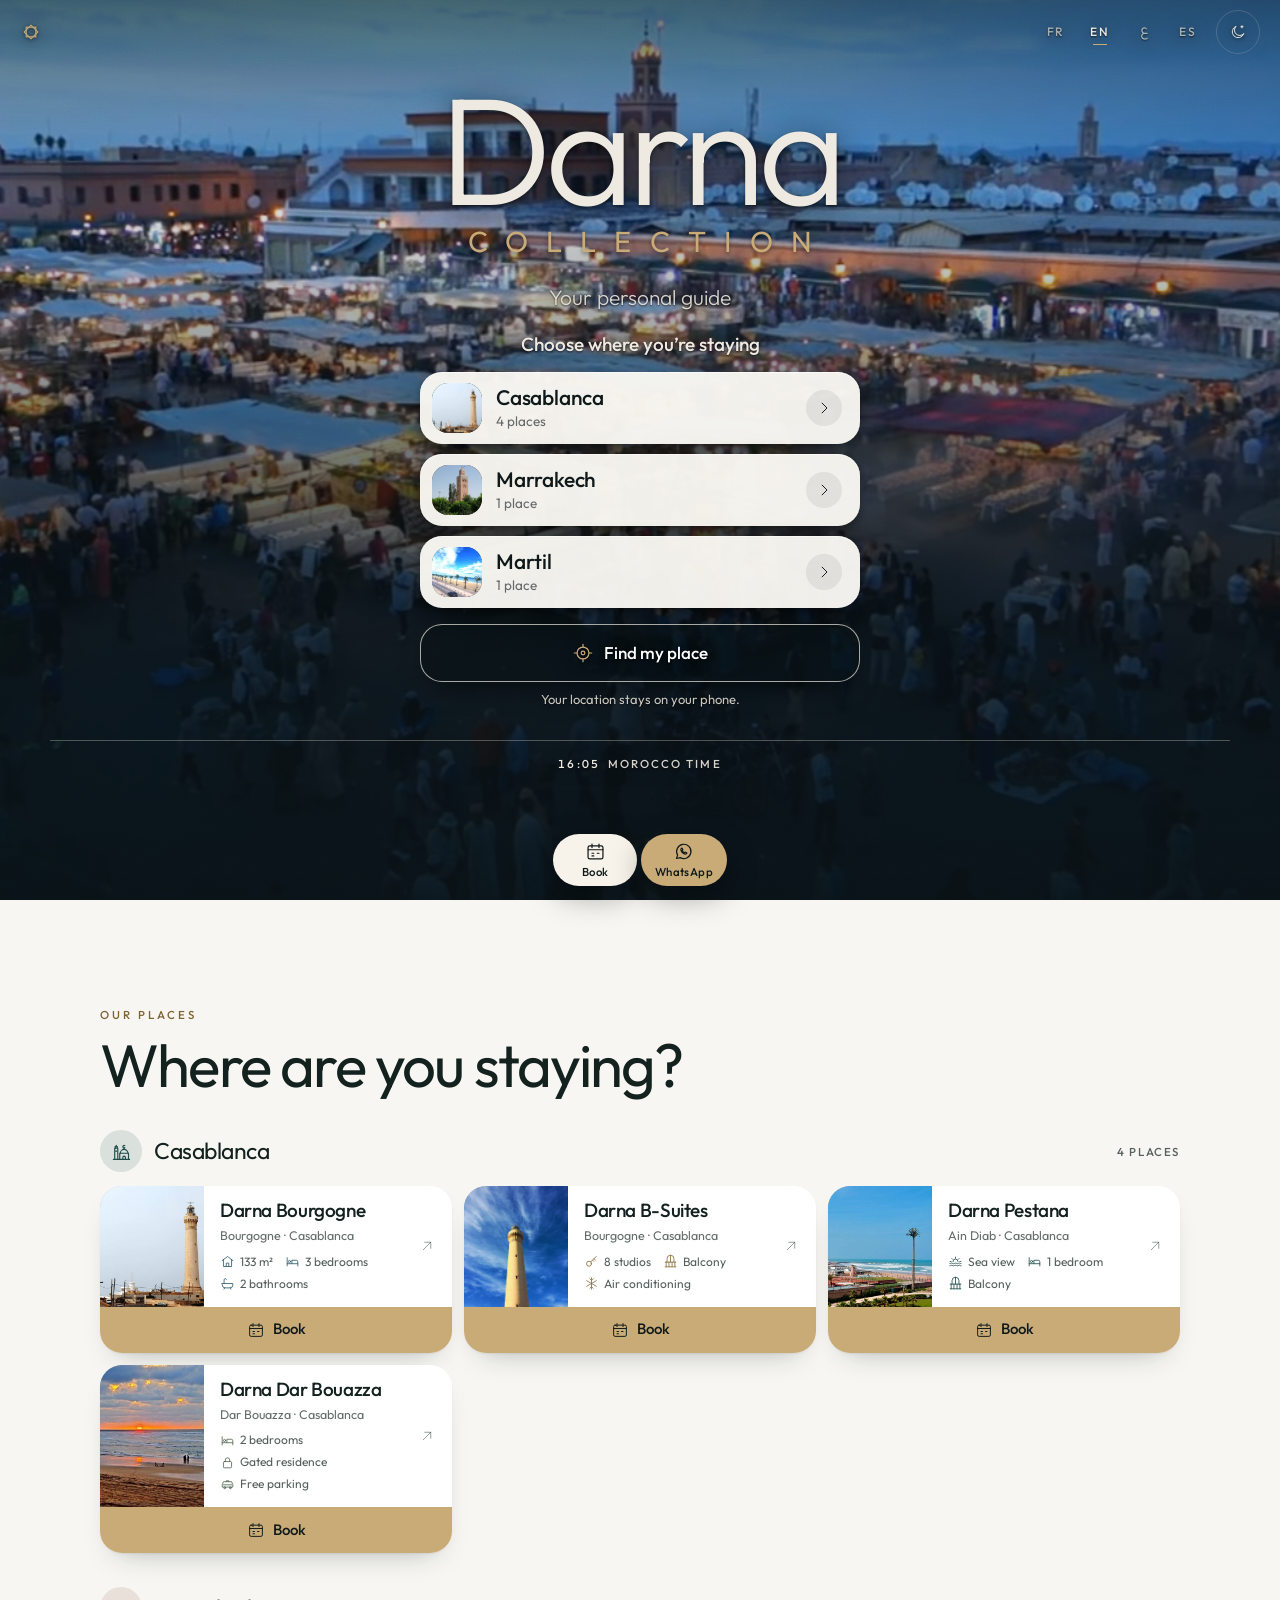
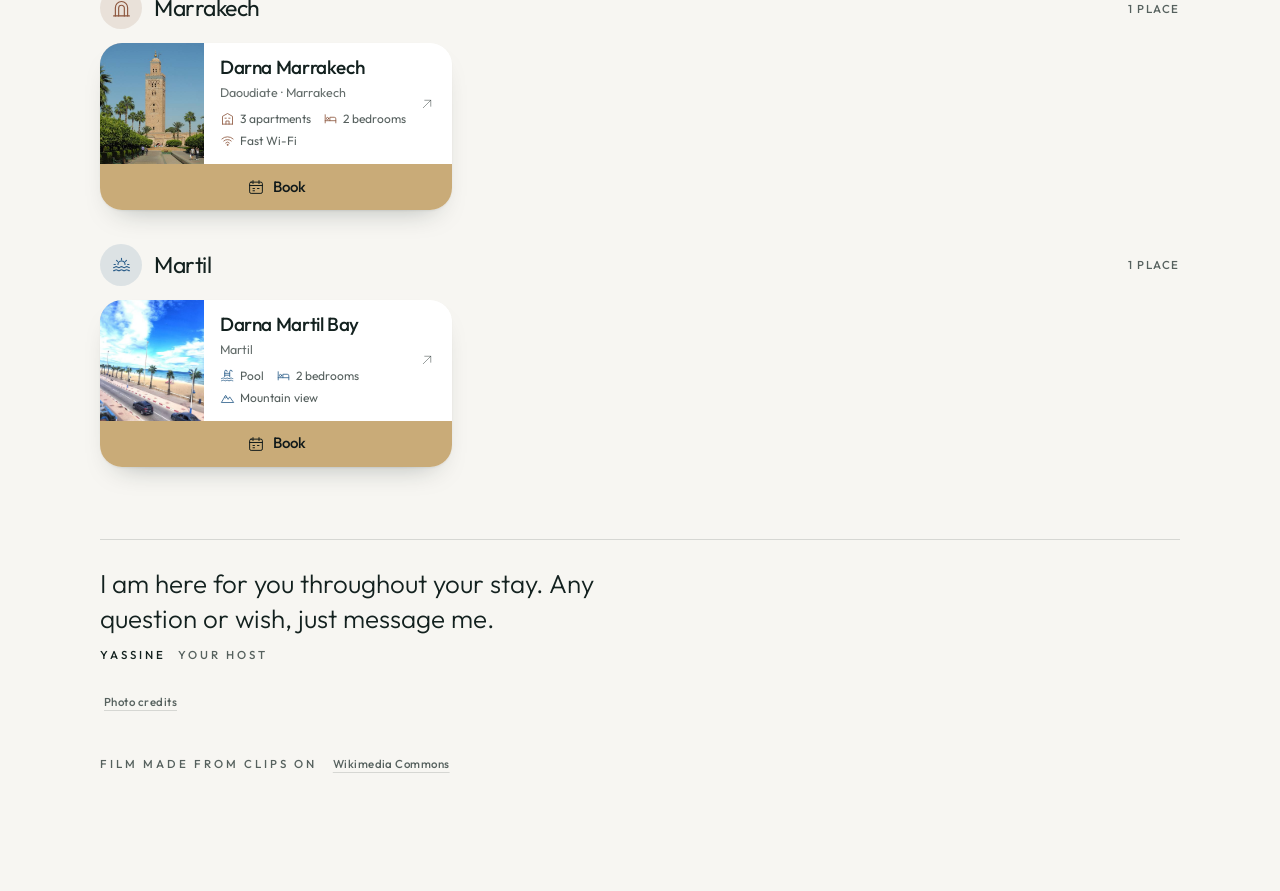
<file: index.html>
<!doctype html>
<html lang="fr" dir="ltr" class="no-js">
<head>
  <meta charset="utf-8">
  <meta name="viewport" content="width=device-width, initial-scale=1, viewport-fit=cover">
  <title>Darna Collection</title>
  <meta name="description" content="Votre guide personnel · Casablanca · Marrakech · Martil">
  <meta name="theme-color" content="#091215">
  <!-- Guest guide: keep it out of search engines -->
  <meta name="robots" content="noindex, nofollow">
  <link rel="icon" href="assets/img/icon.svg" type="image/svg+xml">
  <link rel="apple-touch-icon" href="assets/img/icon-180.png">
  <!-- Link preview in WhatsApp, Airbnb messages, etc. Update the URLs if you use your own domain. -->
  <meta property="og:type" content="website">
  <meta property="og:title" content="Darna Collection">
  <meta property="og:description" content="Votre guide personnel · Your personal guide · Casablanca · Marrakech · Martil">
  <meta property="og:image" content="https://darnacollection.ma/assets/img/share.jpg">
  <meta property="og:image:width" content="1200">
  <meta property="og:image:height" content="630">
  <meta property="og:url" content="https://darnacollection.ma/">
  <meta name="twitter:card" content="summary_large_image">
  <meta name="apple-mobile-web-app-title" content="Darna">
  <link rel="manifest" href="manifest.webmanifest" id="manifest">
  <link rel="preconnect" href="https://fonts.googleapis.com">
  <link rel="preconnect" href="https://fonts.gstatic.com" crossorigin>
  <link rel="stylesheet" href="https://fonts.googleapis.com/css2?family=Outfit:wght@200..600&family=Tajawal:wght@300;400;500;700&display=swap">
  <link rel="stylesheet" href="assets/css/style.css">
  <script>
    // Before the first paint: saved theme, home or place mode, and the place's own
    // home-screen icon (each place folder has its manifest)
    (function () {
      var d = document.documentElement, q = window.location.search;
      try { var t = localStorage.getItem('atlas.theme') || localStorage.getItem('casa.theme'); if (t === 'light' || t === 'dark') d.setAttribute('data-theme', t); } catch (e) {}
      var m = /[?&]stay=\s*([a-z0-9-]+)/i.exec(q);
      if (m) m[1] = m[1].toLowerCase();
      d.className += m ? ' mode-stay' : ' mode-home';
      if (/[?&]look=a(&|$)/.test(q)) d.className += ' look-a';
      if (m) document.getElementById('manifest').setAttribute('href', m[1] + '/manifest.webmanifest');
    })();
  </script>
</head>
<body>

  <!-- The film: fixed behind the page -->
  <div class="stage" id="stage" aria-hidden="true">
    <div class="stage__media">
      <div class="scene">
        <div class="scene__glow"></div>
        <div class="scene__sun"></div>
        <div class="scene__sea"></div>
        <div class="scene__shimmer"></div>
        <!-- Martil: the Rif mountains on the horizon -->
        <svg class="scene__hills" viewBox="0 0 1000 200" preserveAspectRatio="none" aria-hidden="true" focusable="false">
          <path d="M0 200V128l70-30 60 18 90-62 80 40 70-26 110 56 90-74 100 48 70-20 90 44 90-36 80 30v88z" fill="#0B1A1E" opacity=".75"/>
          <path d="M0 200v-46l110-22 90 26 120-40 110 30 100-18 130 34 100-26 140 20v42z" fill="#081215"/>
        </svg>
        <svg class="scene__mosque" viewBox="0 0 360 640" preserveAspectRatio="xMaxYMax meet" focusable="false">
          <defs>
            <pattern id="hall-windows" width="22" height="40" patternUnits="userSpaceOnUse">
              <rect x="8" y="13" width="6" height="15" rx="3" fill="#E9C48C" opacity=".32"/>
            </pattern>
          </defs>
          <g fill="#050C0E">
            <rect x="0" y="600" width="300" height="40"/>
            <rect x="110" y="584" width="150" height="20"/>
            <rect x="296" y="150" width="48" height="490"/>
            <rect x="292" y="140" width="56" height="10"/>
            <rect x="307" y="78" width="26" height="62"/>
            <rect x="304" y="70" width="32" height="8"/>
          </g>
          <rect x="0" y="600" width="292" height="40" fill="url(#hall-windows)"/>
          <path d="M320 70V20" stroke="#C9AB78" stroke-width="1.2"/>
          <g fill="#C9AB78">
            <circle cx="320" cy="57" r="5"/>
            <circle cx="320" cy="44" r="4"/>
            <circle cx="320" cy="33" r="3"/>
          </g>
          <g fill="#E9C48C" opacity=".6">
            <rect x="312" y="92" width="5" height="30" rx="2.5"/>
            <rect x="323" y="92" width="5" height="30" rx="2.5"/>
          </g>
          <g fill="none" stroke="#C9AB78" stroke-opacity=".22" stroke-width=".8">
            <rect x="302" y="166" width="36" height="76"/>
            <path d="M308 242v-48a12 12 0 0 1 24 0v48"/>
            <rect x="302" y="264" width="36" height="124"/>
            <path d="M310 378v-82a10 10 0 0 1 20 0v82"/>
            <rect x="302" y="410" width="36" height="60"/>
          </g>
          <rect x="296" y="150" width="1.2" height="490" fill="#E6B57E" opacity=".5"/>
          <rect x="307" y="78" width="1" height="62" fill="#E6B57E" opacity=".5"/>
        </svg>
      </div>
      <img class="stage__poster" id="hero-poster" alt="" decoding="async">
      <video class="stage__video" id="hero-video" muted loop playsinline preload="auto" disablepictureinpicture></video>
    </div>
    <div class="stage__veil"></div>
    <div class="stage__grain"></div>
  </div>

  <header class="topbar" id="topbar">
    <a class="brand" href="#top" aria-label="Darna Collection">
      <svg class="ico brand__mark" viewBox="0 0 24 24" fill="none" stroke="currentColor" stroke-width="1.2" aria-hidden="true" focusable="false"><rect x="6.75" y="6.75" width="10.5" height="10.5"/><rect x="6.75" y="6.75" width="10.5" height="10.5" transform="rotate(45 12 12)"/></svg>
      <span class="brand__word" dir="ltr">Darna Collection</span>
    </a>
    <div class="topbar__tools">
      <nav class="langs" data-i18n-label="languages" aria-label="Langue">
        <button type="button" data-lang="fr" lang="fr" aria-pressed="false" aria-label="Français">FR</button>
        <button type="button" data-lang="en" lang="en" aria-pressed="false" aria-label="English">EN</button>
        <button type="button" data-lang="ar" lang="ar" aria-pressed="false" aria-label="العربية">ع</button>
        <button type="button" data-lang="es" lang="es" aria-pressed="false" aria-label="Español">ES</button>
      </nav>
      <button class="theme-btn" id="theme-btn" type="button" aria-pressed="false" aria-label="Mode sombre"></button>
    </div>
  </header>

  <main>
    <section class="hero" id="top">
      <!-- Home: the brand and the choice of a place -->
      <div class="hero__inner hero__inner--home">
        <p class="eyebrow hero__kicker"><span id="home-kicker">Casablanca · Marrakech · Martil</span></p>
        <h1 class="hero__title wordmark" dir="ltr" lang="fr"><span class="l1">Darna</span> <span class="l2">Collection</span></h1>
        <div class="chooser">
          <p class="hero__tagline" data-i18n="homeTagline">Votre guide personnel</p>
          <p class="chooser__label" id="chooser-label" data-i18n="chooseStay">Choisissez votre lieu de séjour</p>
          <nav class="chooser__chips" id="city-chips" aria-labelledby="chooser-label"></nav>
          <a class="resume" id="resume" href="./" hidden></a>
          <button class="locate" id="locate-btn" type="button"></button>
          <p class="locate__note" data-i18n="locateNote">Avec votre position, qui reste sur votre téléphone</p>
        </div>
        <div class="hero__meta">
          <span class="hero__times"><span class="clock" id="clock-home" dir="ltr">--:--</span> <span data-i18n="moroccoTime">Heure du Maroc</span></span>
        </div>
      </div>
      <!-- A place: its name, neighbourhood, coordinates, local time and sunset -->
      <div class="hero__inner hero__inner--stay">
        <p class="eyebrow hero__kicker"><span id="stay-kicker"></span></p>
        <h1 class="hero__title" id="stay-title" dir="ltr"><span class="l1"></span> <span class="l2"></span></h1>
        <p class="hero__tagline" id="stay-tagline"></p>
        <div class="hero__meta">
          <span id="coords" dir="ltr"></span>
          <span class="hero__times"><span class="clock" id="clock" dir="ltr">--:--</span> <span class="clock-city" id="clock-city"></span>
            <span class="sunset"><svg class="ico" viewBox="0 0 24 24" fill="none" stroke="currentColor" stroke-width="1.4" stroke-linecap="round" stroke-linejoin="round" aria-hidden="true" focusable="false"><path d="M7 16.5a5 5 0 0 1 10 0"/><path d="M12 7v2.25M5.4 9.9l1.6 1.6M18.6 9.9 17 11.5M3 16.5h2M19 16.5h2"/><path d="M3 20h18"/><path d="M9.5 3.75 12 5.75l2.5-2"/></svg><span id="sunset-time" dir="ltr" aria-label="Sunset"></span></span></span>
        </div>
      </div>
      <a class="scroll-cue" id="scroll-cue" href="#menu"><span class="scroll-cue__line"></span><span data-i18n="scroll">Découvrir</span></a>
    </section>

    <section class="menu" id="menu" aria-label="Menu">
      <div class="groups" id="groups"></div>
      <noscript>
        <p class="nojs-note">Activez JavaScript pour afficher le guide. · Turn on JavaScript to see the guide. · فعّل JavaScript لعرض الدليل. · Activa JavaScript para ver la guía.</p>
      </noscript>

      <figure class="sign reveal">
        <blockquote data-i18n="signQuote">Je reste disponible pendant tout votre séjour. Une question, une envie : écrivez-moi.</blockquote>
        <figcaption class="eyebrow"><b data-host>Yassine</b><span data-i18n="yourHost">votre hôte</span></figcaption>
      </figure>
      <p class="change-stay"><a href="./?choose"><svg class="ico" viewBox="0 0 24 24" fill="none" stroke="currentColor" stroke-width="1.3" stroke-linecap="round" stroke-linejoin="round" aria-hidden="true" focusable="false"><path d="M4 8h13l-3.5-3.5"/><path d="M20 16H7l3.5 3.5"/></svg><span data-i18n="changeStay">Changer de logement</span></a></p>
      <p class="credit eyebrow" id="photo-credit" hidden><a href="#credits" data-open="credits" data-i18n="photoCredits">Crédits photos</a></p>
      <p class="credit eyebrow" id="film-credit" hidden><span data-i18n="filmBy">Film</span> <a id="film-credit-link" href="#" target="_blank" rel="noopener" dir="ltr"></a></p>
    </section>
  </main>

  <!-- Three permanent buttons -->
  <nav class="dock" data-i18n-label="dockLabel" aria-label="Accès rapide">
    <a class="dock__btn" href="#location" data-open="location">
      <svg class="ico" viewBox="0 0 24 24" fill="none" stroke="currentColor" stroke-width="1.3" stroke-linecap="round" stroke-linejoin="round" aria-hidden="true" focusable="false"><path d="M12 21s-6.5-5.8-6.5-11a6.5 6.5 0 0 1 13 0c0 5.2-6.5 11-6.5 11z"/><circle cx="12" cy="10" r="2.3"/></svg>
      <span data-i18n="dockLocation">Localisation</span>
    </a>
    <a class="dock__btn dock__btn--main dock__btn--book" href="#book" data-open="book">
      <svg class="ico" viewBox="0 0 24 24" fill="none" stroke="currentColor" stroke-width="1.4" stroke-linecap="round" stroke-linejoin="round" aria-hidden="true" focusable="false"><rect x="3.5" y="5.5" width="17" height="15" rx="2"/><path d="M3.5 10h17M8 3.5v4M16 3.5v4"/><path d="M8 14h2M14 14h2M8 17h2"/></svg>
      <span data-i18n="book">Réserver</span>
    </a>
    <a class="dock__btn dock__btn--main" id="dock-wa" href="https://wa.me/212600600486" target="_blank" rel="noopener">
      <svg class="ico" viewBox="0 0 24 24" fill="none" stroke="currentColor" stroke-width="1.4" stroke-linecap="round" stroke-linejoin="round" aria-hidden="true" focusable="false"><path d="M4 20l1.3-3.9A8.2 8.2 0 1 1 8.2 19z"/><path d="M9.4 8.6c.25-.45.7-.55 1-.15l.75 1.3c.15.3.1.6-.15.85l-.5.5c.5 1.05 1.3 1.85 2.35 2.35l.5-.5c.25-.25.55-.3.85-.15l1.3.75c.4.3.3.75-.15 1-1 .55-2.15.5-3.2-.2a7.4 7.4 0 0 1-2.6-2.6c-.7-1.05-.75-2.2-.2-3.2z"/></svg>
      <span data-i18n="dockWhatsApp">WhatsApp</span>
    </a>
    <a class="dock__btn" href="#favorites" data-open="favorites">
      <svg class="ico" viewBox="0 0 24 24" fill="none" stroke="currentColor" stroke-width="1.3" stroke-linecap="round" stroke-linejoin="round" aria-hidden="true" focusable="false"><path d="M12 20s-7.5-4.4-7.5-10.1A4.2 4.2 0 0 1 12 7.6a4.2 4.2 0 0 1 7.5 2.3C19.5 15.6 12 20 12 20z"/></svg>
      <span data-i18n="dockFavs">Mes favoris</span>
      <span class="dock__badge" id="fav-count" hidden>0</span>
    </a>
  </nav>

  <!-- Each section opens here -->
  <div class="sheet" id="sheet" role="dialog" aria-modal="true" aria-labelledby="sheet-title" tabindex="-1" hidden>
    <div class="sheet__scroll" id="sheet-scroll">
      <div class="sheet__bar" id="sheet-bar">
        <button class="icon-btn" id="sheet-back" type="button" data-i18n-label="back" aria-label="Retour">
          <svg class="ico flip-rtl" viewBox="0 0 24 24" fill="none" stroke="currentColor" stroke-width="1.3" stroke-linecap="round" stroke-linejoin="round" aria-hidden="true" focusable="false"><path d="M19 12H5"/><path d="M11 6l-6 6 6 6"/></svg>
        </button>
        <p class="sheet__bar-title" id="sheet-bar-title" aria-hidden="true"></p>
        <span></span>
      </div>
      <div id="sheet-band"></div>
      <div class="sheet__body" id="sheet-body"></div>
    </div>
  </div>

  <!-- Details of one place, route or tip -->
  <div class="modal" id="modal" hidden>
    <div class="modal__scrim"></div>
    <div class="modal__panel" id="modal-panel" role="dialog" aria-modal="true" aria-labelledby="modal-title" tabindex="-1">
      <span class="modal__grip" aria-hidden="true"></span>
      <button class="modal__close" type="button" data-modal-close data-i18n-label="close" aria-label="Fermer">
        <svg class="ico" viewBox="0 0 24 24" fill="none" stroke="currentColor" stroke-width="1.5" stroke-linecap="round" stroke-linejoin="round" aria-hidden="true" focusable="false"><path d="M6 6l12 12M18 6 6 18"/></svg>
      </button>
      <div id="modal-body"></div>
    </div>
  </div>

  <div class="toast" id="toast" role="status" aria-live="polite" hidden></div>

  <script src="content/ui.js"></script>
  <script src="content/brand.js"></script>
  <script src="content/photos.js"></script>
  <script src="assets/js/icons.js"></script>
  <script src="assets/js/app.js"></script>
</body>
</html>
</file>
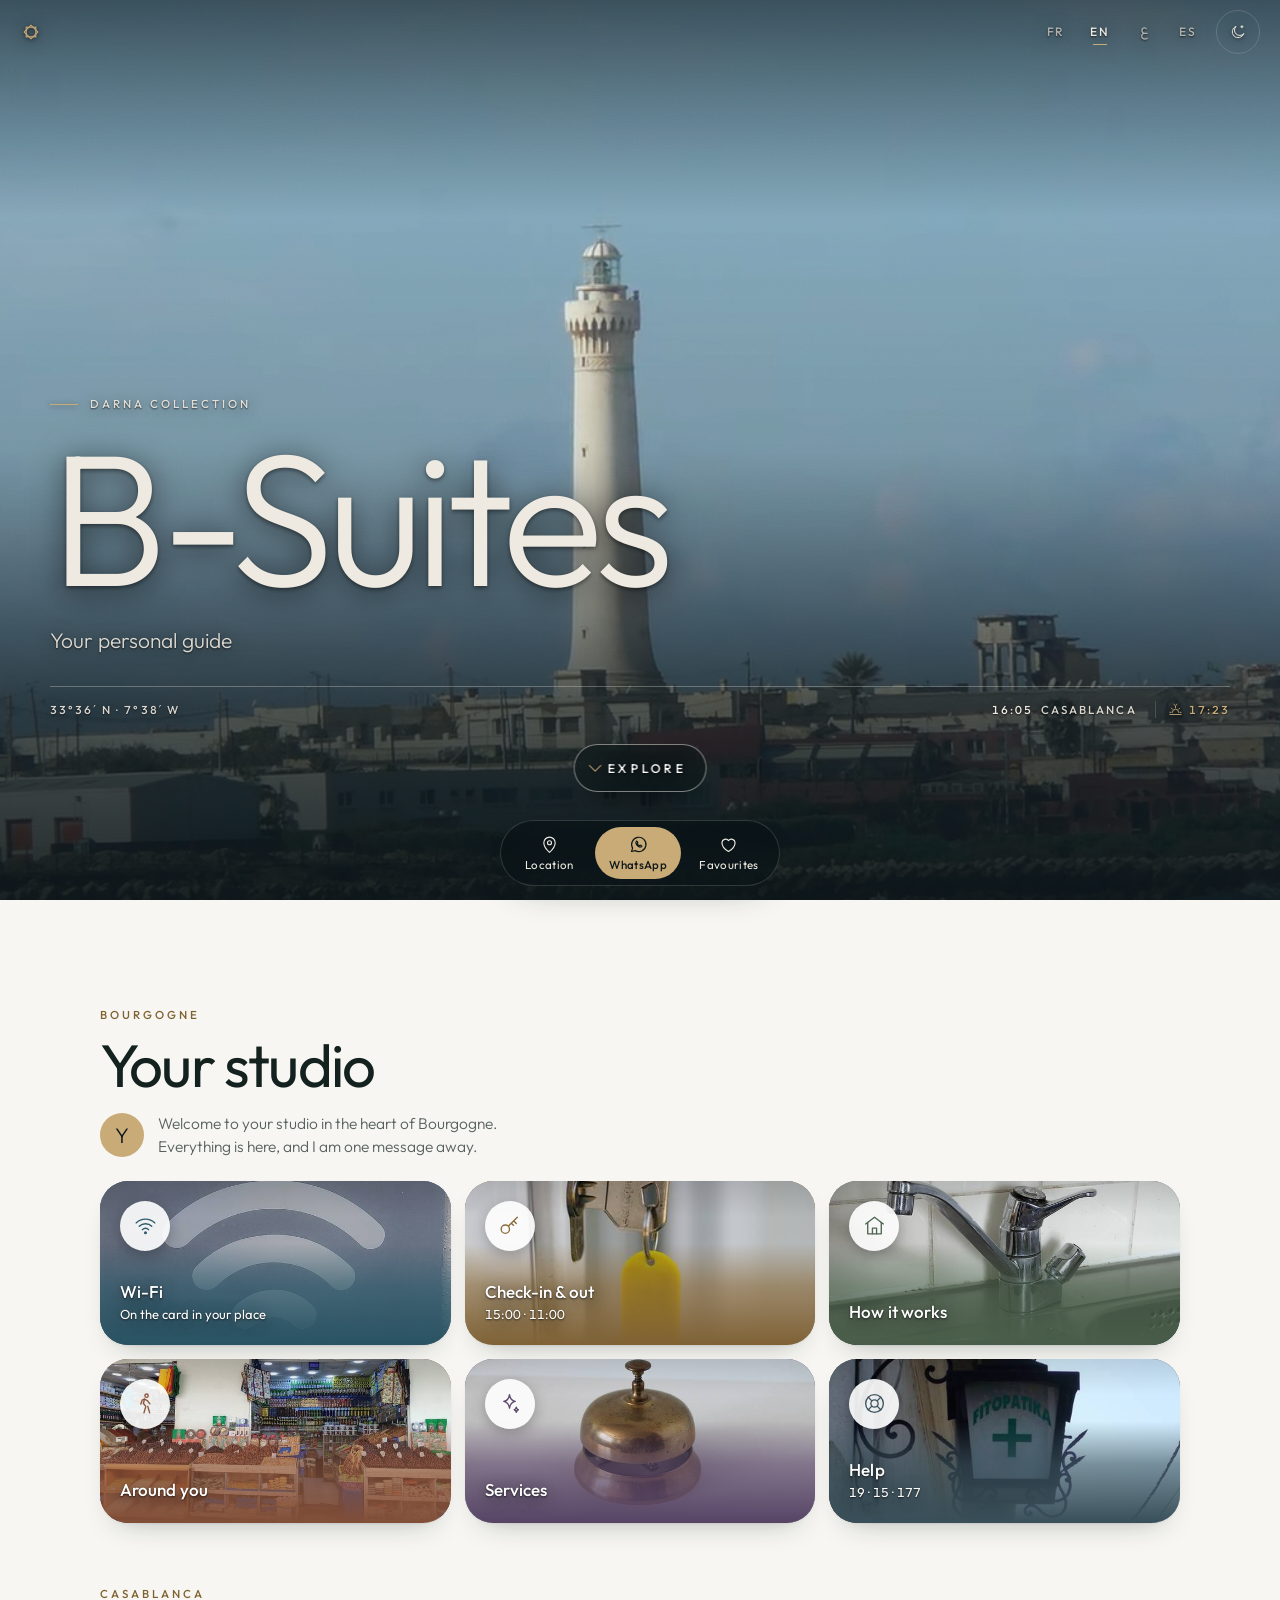
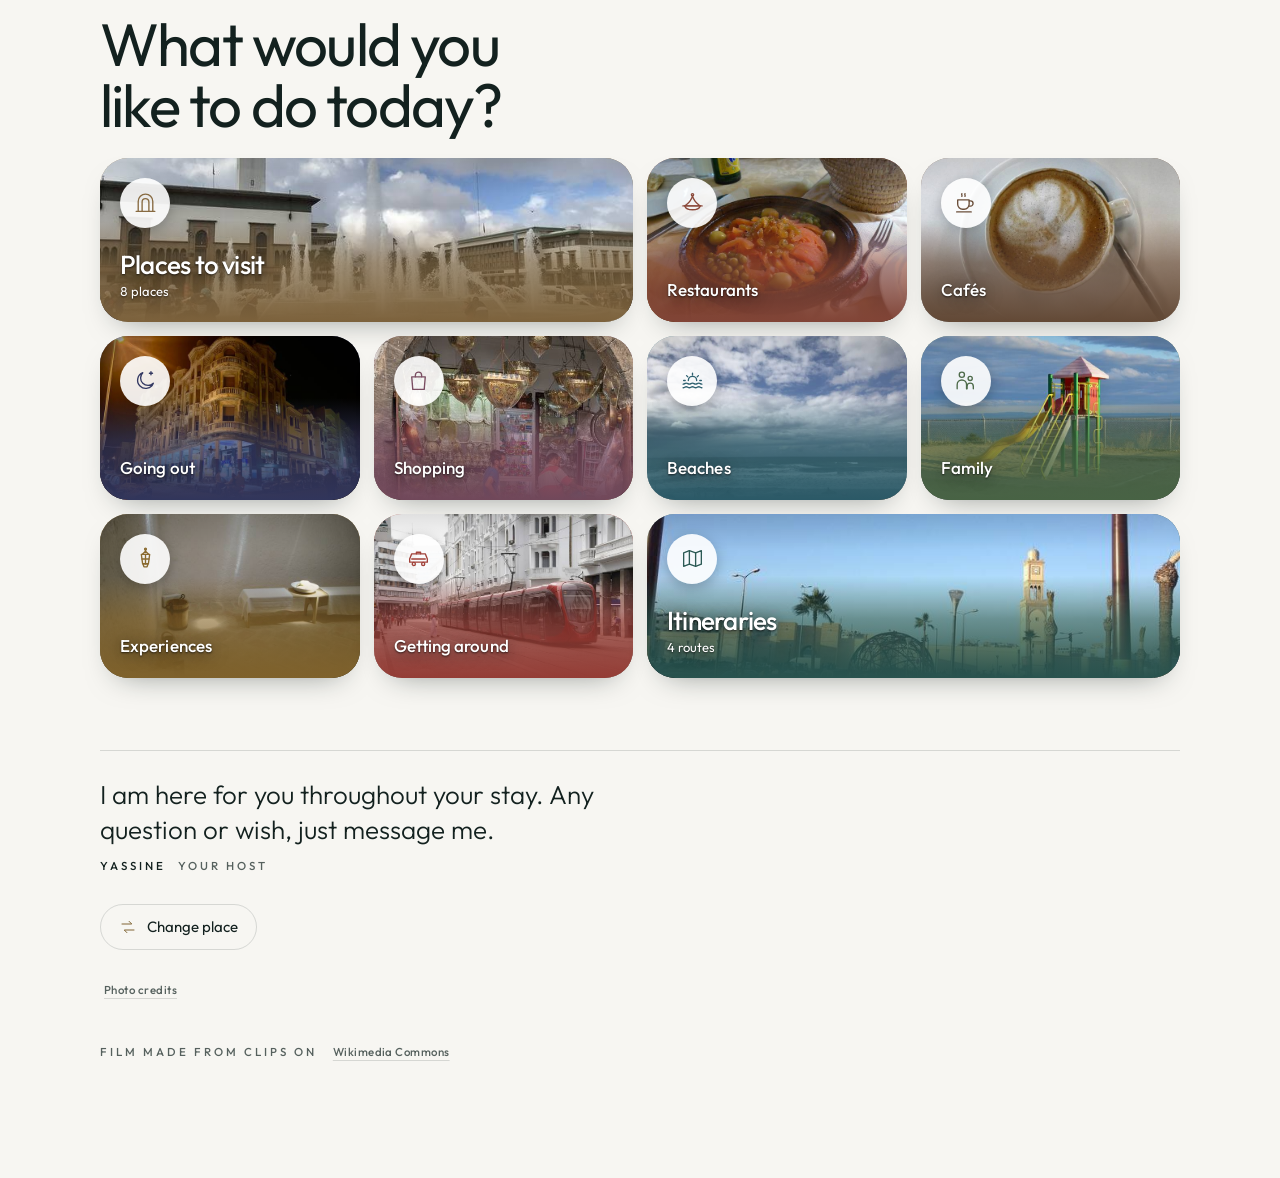
<file: b-suites/index.html>
<!doctype html>
<html lang="fr">
<head>
  <meta charset="utf-8">
  <meta name="viewport" content="width=device-width, initial-scale=1, viewport-fit=cover">
  <title>Darna B-Suites · Darna Collection</title>
  <!-- Short link of one place: it opens the place's guide. Keep it out of search engines. -->
  <meta name="robots" content="noindex, nofollow">
  <meta name="theme-color" content="#091215">
  <meta property="og:type" content="website">
  <meta property="og:title" content="Darna B-Suites · Darna Collection">
  <meta property="og:description" content="Votre guide personnel · Bourgogne · Casablanca">
  <meta property="og:image" content="https://darnacollection.ma/assets/img/share.jpg">
  <meta property="og:image:width" content="1200">
  <meta property="og:image:height" content="630">
  <meta property="og:url" content="https://darnacollection.ma/b-suites/">
  <meta name="twitter:card" content="summary_large_image">
  <link rel="icon" href="../assets/img/icon.svg" type="image/svg+xml">
  <link rel="apple-touch-icon" href="../assets/img/icon-180.png">
  <link rel="manifest" href="manifest.webmanifest">
  <meta http-equiv="refresh" content="0; url=../?stay=b-suites">
  <script>window.location.replace('../?stay=b-suites' + window.location.hash);</script>
  <style>body { margin: 0; background: #091215; }</style>
</head>
<body>
  <a href="../?stay=b-suites" style="color:#EEEAE1;font:16px system-ui;display:block;padding:24px">Darna B-Suites · Darna Collection</a>
</body>
</html>
</file>
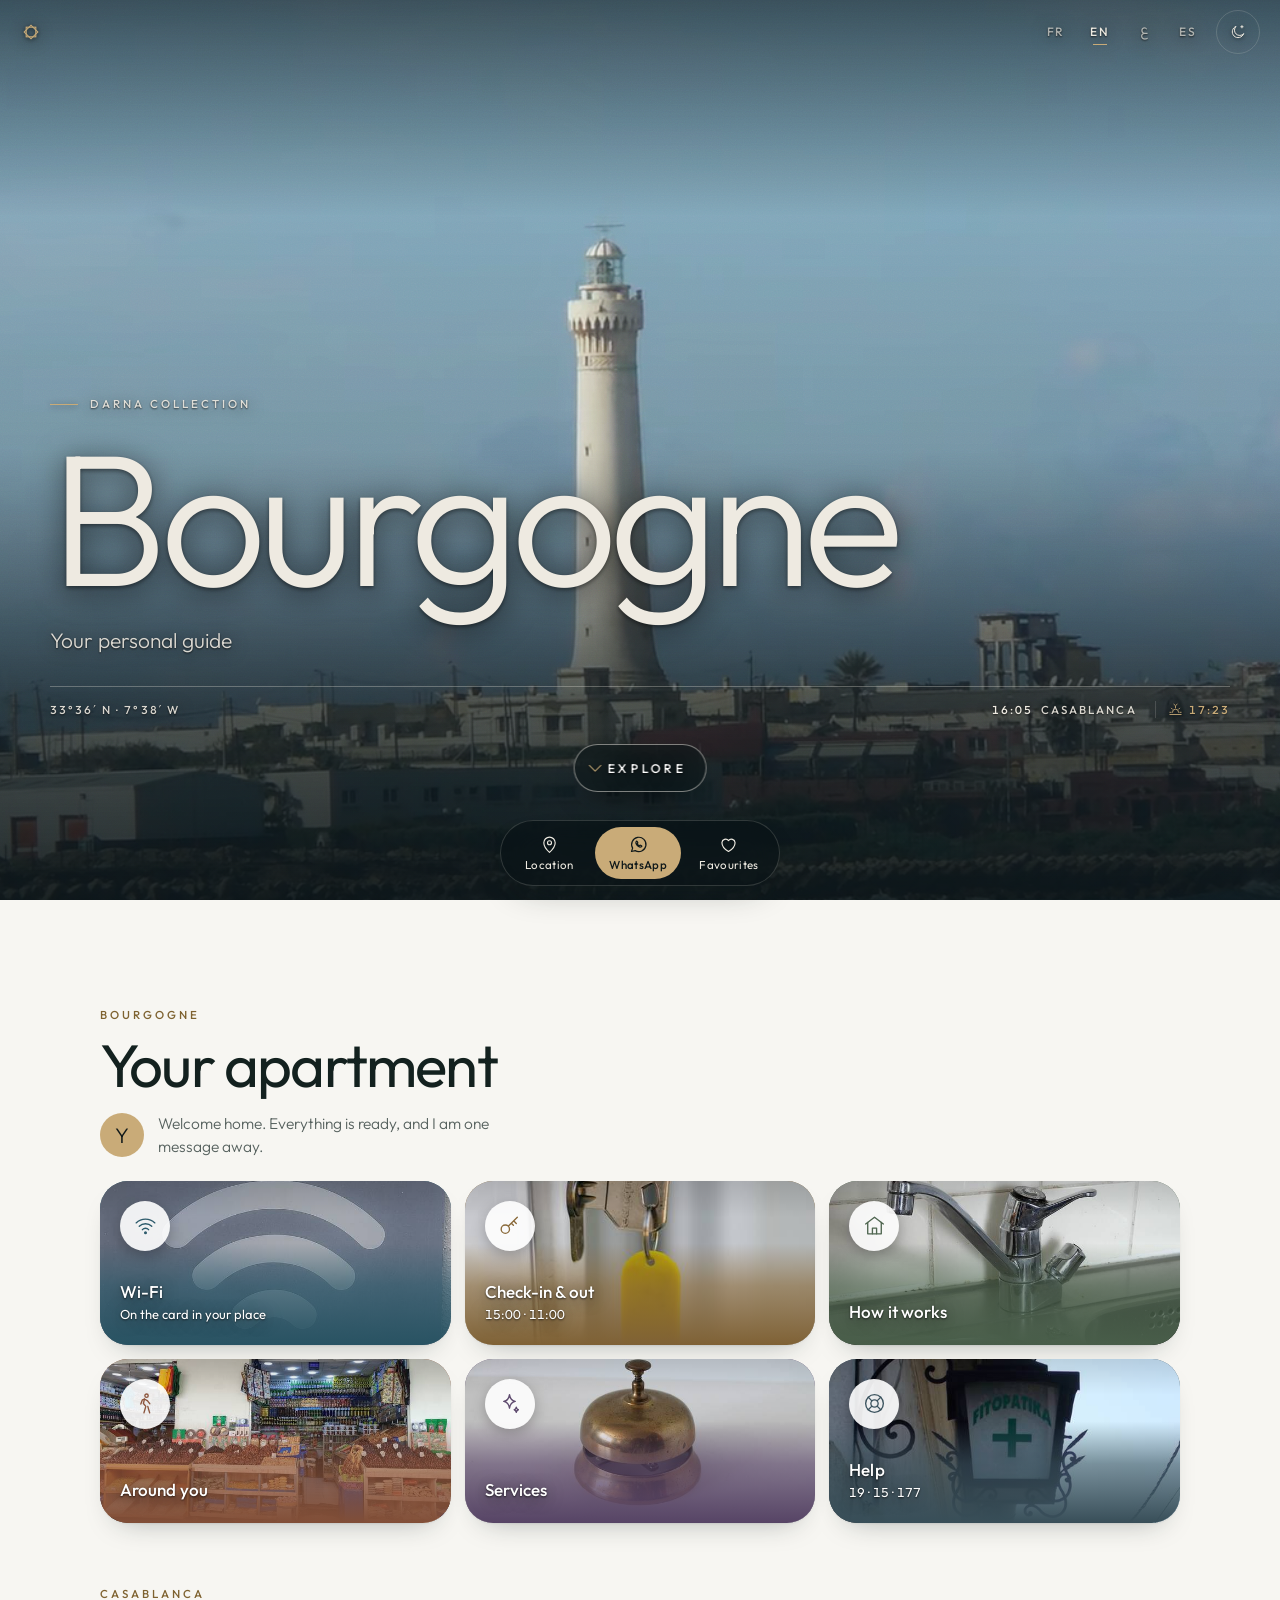
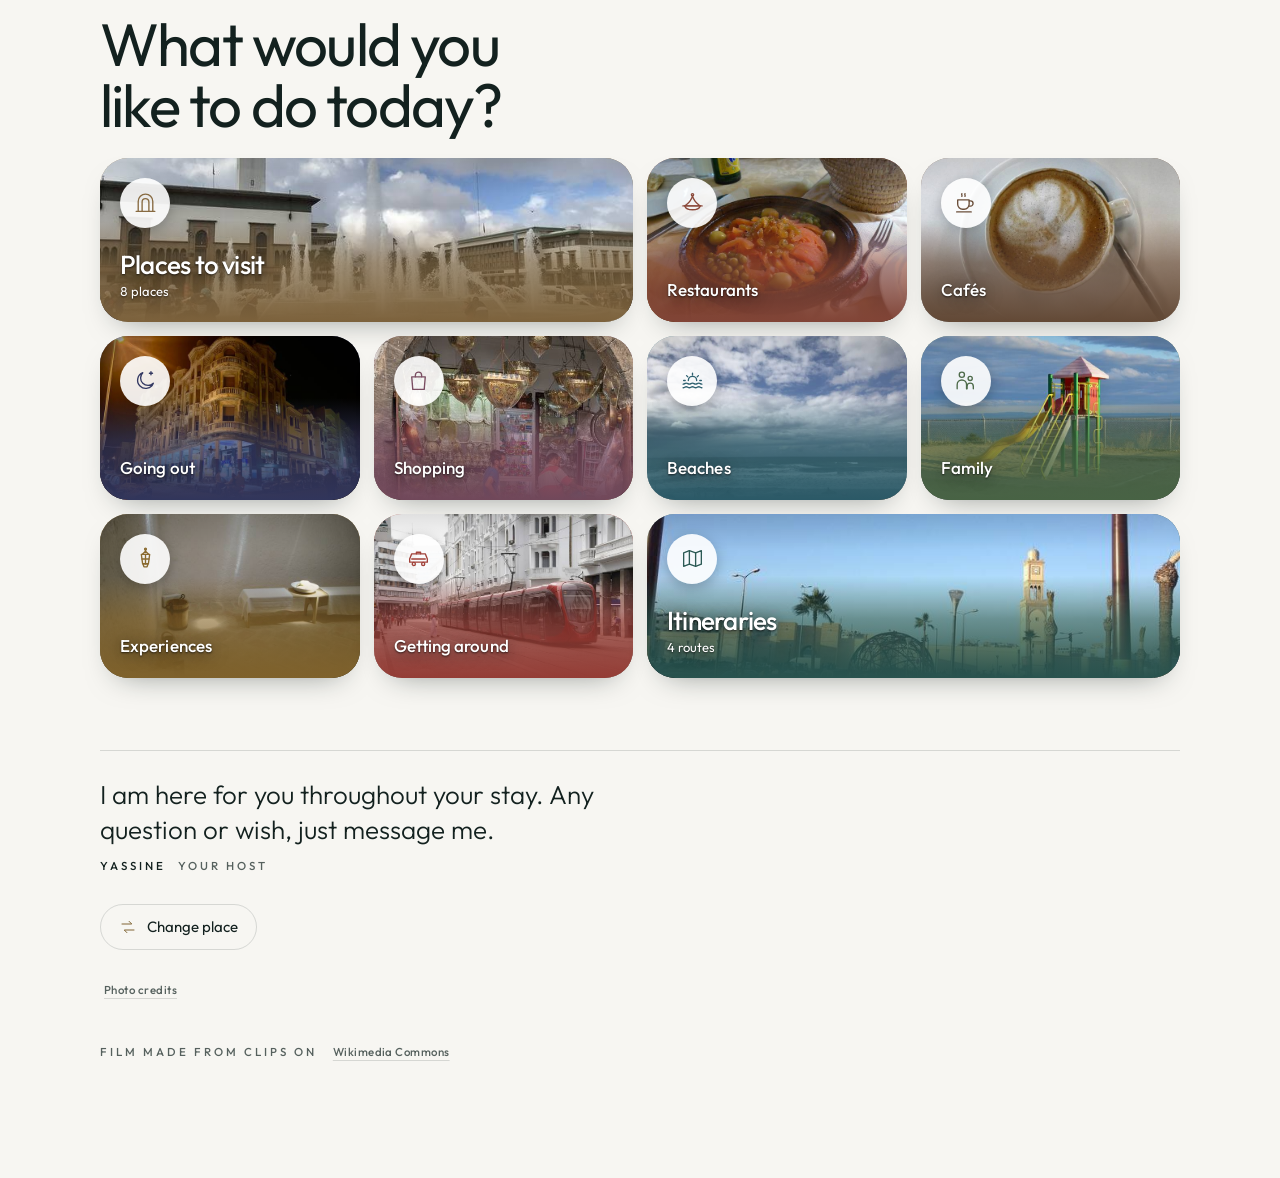
<file: bourgogne-133/index.html>
<!doctype html>
<html lang="fr">
<head>
  <meta charset="utf-8">
  <meta name="viewport" content="width=device-width, initial-scale=1">
  <title>Darna Collection</title>
  <!-- Former link of this place (before its final name): it moved to ../bourgogne/ -->
  <meta name="robots" content="noindex, nofollow">
  <meta http-equiv="refresh" content="0; url=../bourgogne/">
  <script>window.location.replace('../bourgogne/' + window.location.hash);</script>
</head>
<body style="margin:0;background:#091215"><a href="../bourgogne/" style="color:#EEEAE1;font:16px system-ui;display:block;padding:24px">Darna Collection</a></body>
</html>
</file>
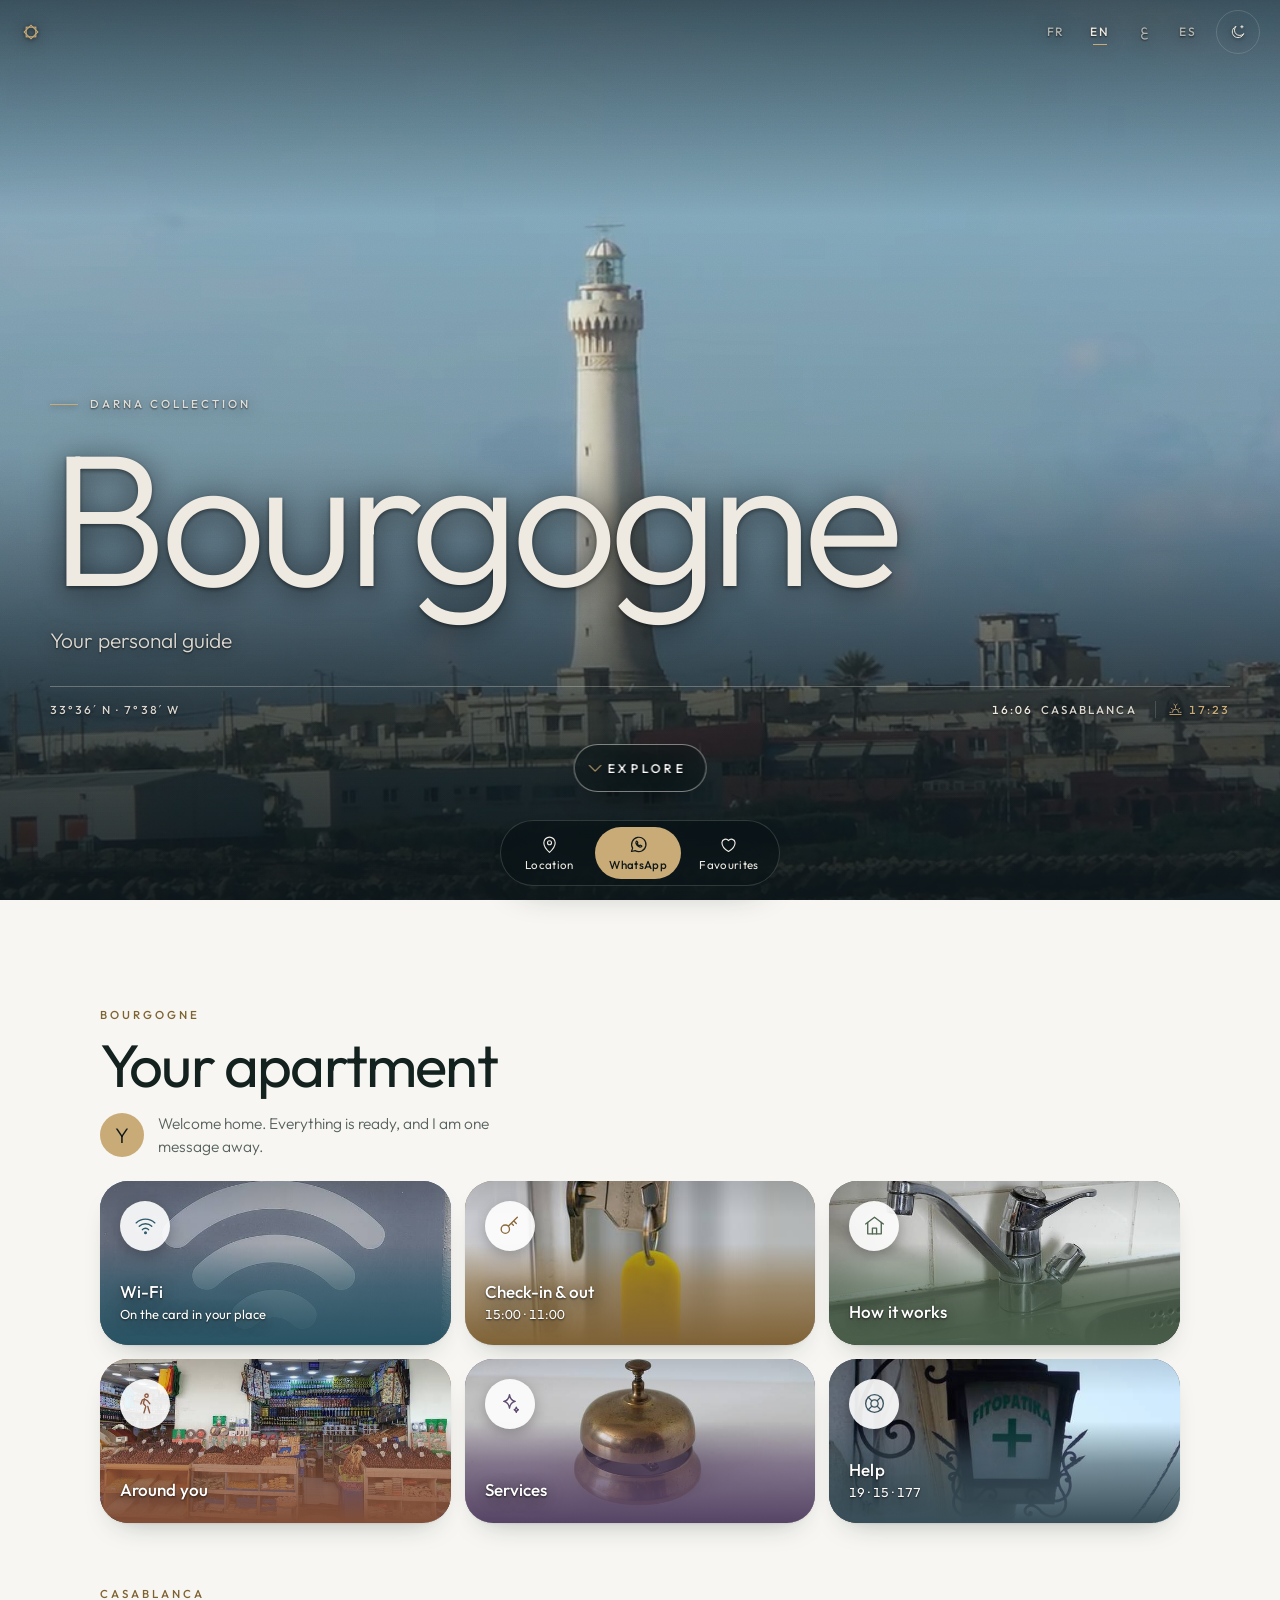
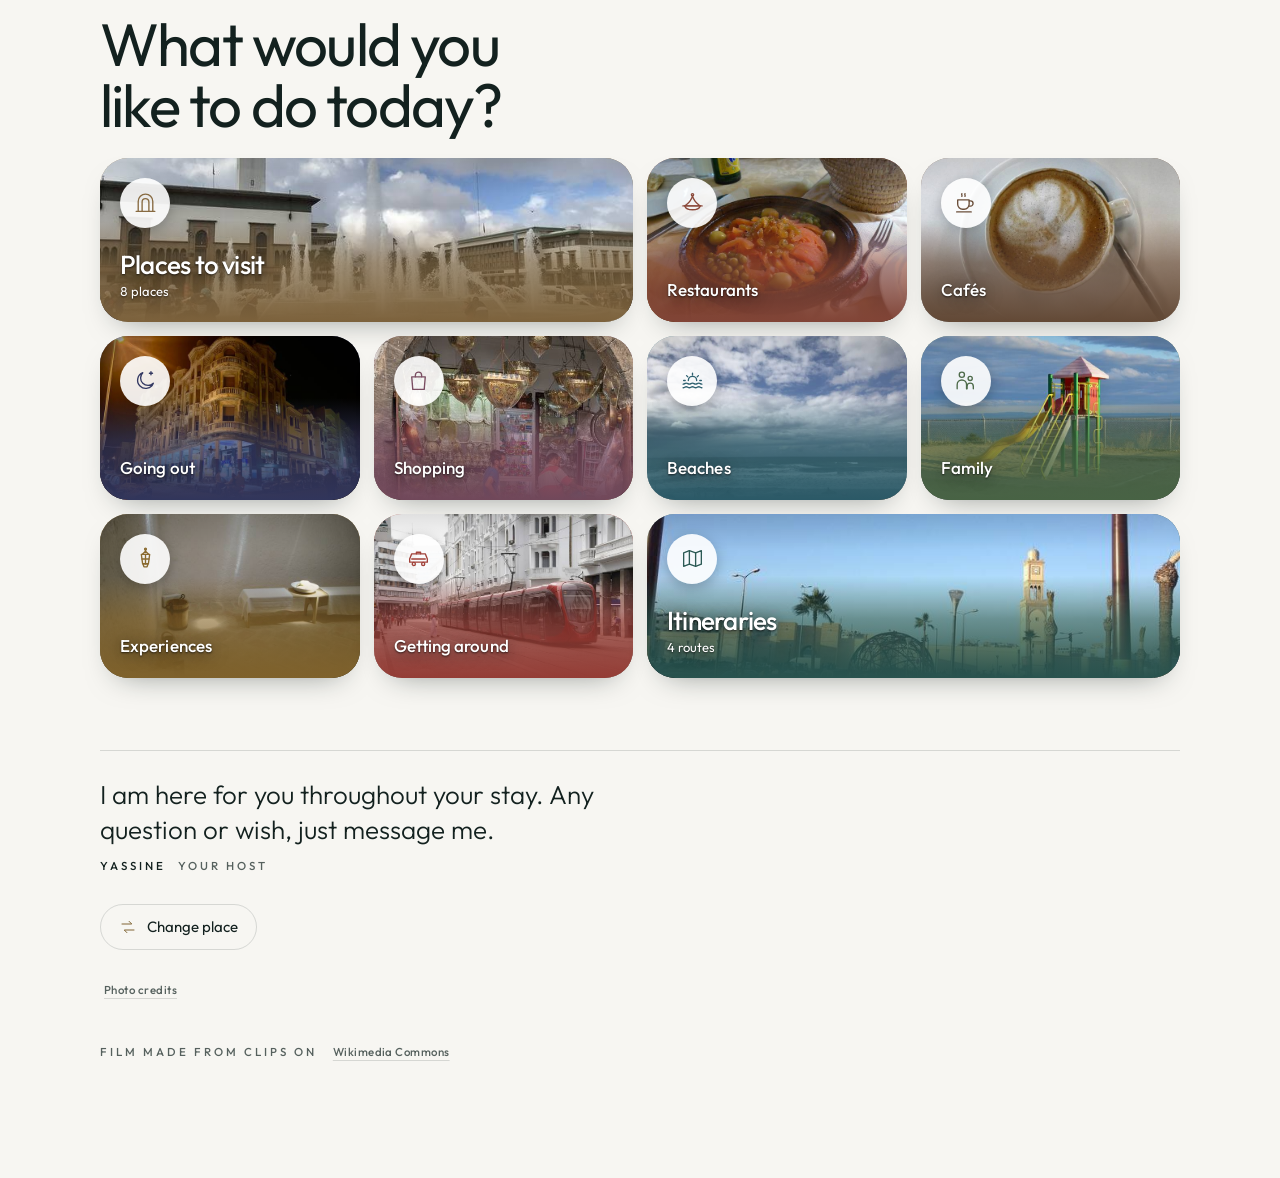
<file: bourgogne/index.html>
<!doctype html>
<html lang="fr">
<head>
  <meta charset="utf-8">
  <meta name="viewport" content="width=device-width, initial-scale=1, viewport-fit=cover">
  <title>Darna Bourgogne · Darna Collection</title>
  <!-- Short link of one place: it opens the place's guide. Keep it out of search engines. -->
  <meta name="robots" content="noindex, nofollow">
  <meta name="theme-color" content="#091215">
  <meta property="og:type" content="website">
  <meta property="og:title" content="Darna Bourgogne · Darna Collection">
  <meta property="og:description" content="Votre guide personnel · Bourgogne · Casablanca">
  <meta property="og:image" content="https://darnacollection.ma/assets/img/share.jpg">
  <meta property="og:image:width" content="1200">
  <meta property="og:image:height" content="630">
  <meta property="og:url" content="https://darnacollection.ma/bourgogne/">
  <meta name="twitter:card" content="summary_large_image">
  <link rel="icon" href="../assets/img/icon.svg" type="image/svg+xml">
  <link rel="apple-touch-icon" href="../assets/img/icon-180.png">
  <link rel="manifest" href="manifest.webmanifest">
  <meta http-equiv="refresh" content="0; url=../?stay=bourgogne">
  <script>window.location.replace('../?stay=bourgogne' + window.location.hash);</script>
  <style>body { margin: 0; background: #091215; }</style>
</head>
<body>
  <a href="../?stay=bourgogne" style="color:#EEEAE1;font:16px system-ui;display:block;padding:24px">Darna Bourgogne · Darna Collection</a>
</body>
</html>
</file>
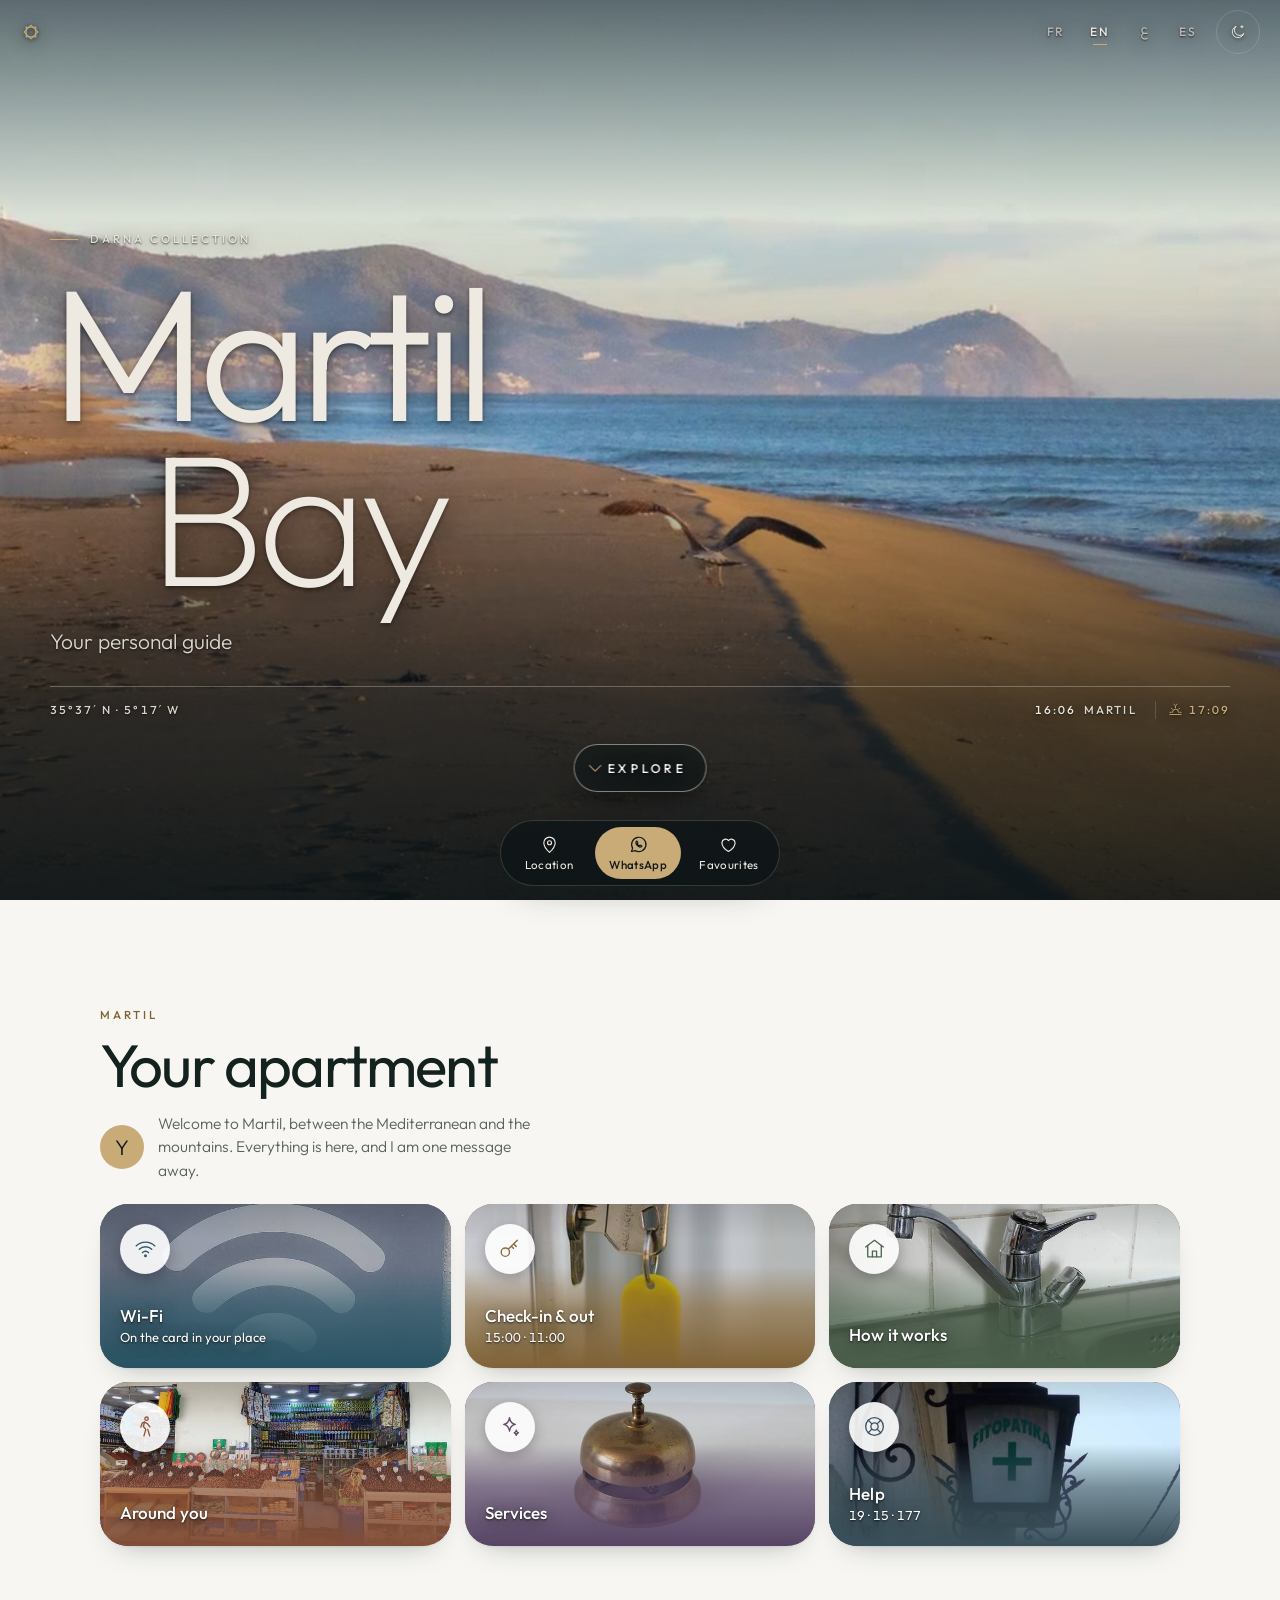
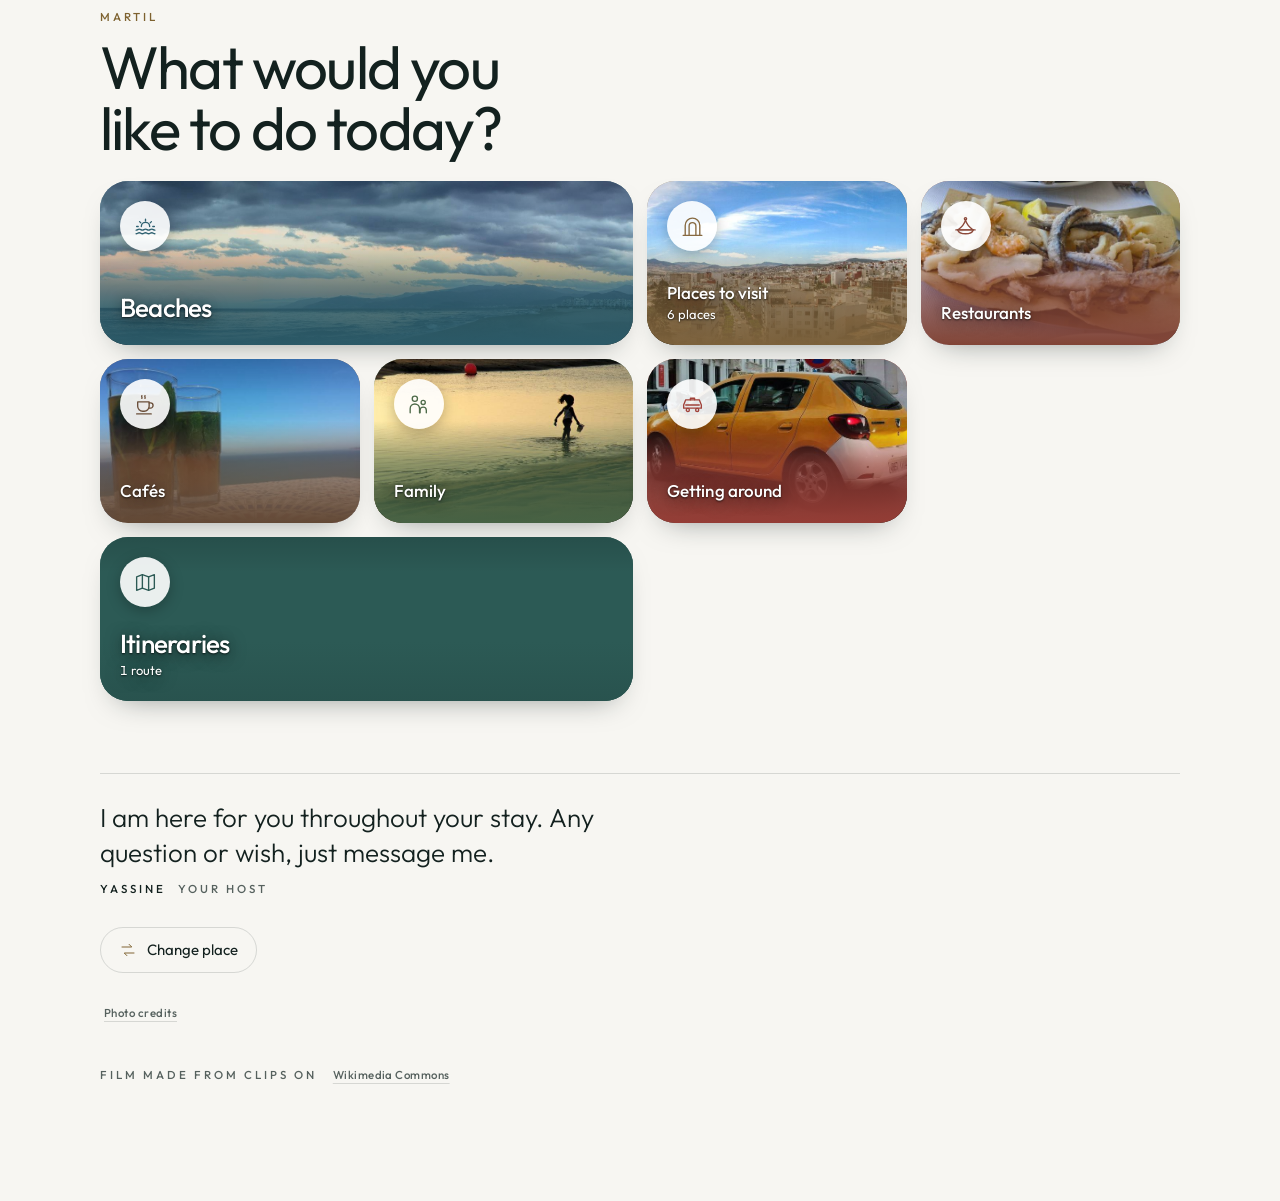
<file: casa-azul/index.html>
<!doctype html>
<html lang="fr">
<head>
  <meta charset="utf-8">
  <meta name="viewport" content="width=device-width, initial-scale=1">
  <title>Darna Collection</title>
  <!-- Former link of this place (before its final name): it moved to ../martil-bay/ -->
  <meta name="robots" content="noindex, nofollow">
  <meta http-equiv="refresh" content="0; url=../martil-bay/">
  <script>window.location.replace('../martil-bay/' + window.location.hash);</script>
</head>
<body style="margin:0;background:#091215"><a href="../martil-bay/" style="color:#EEEAE1;font:16px system-ui;display:block;padding:24px">Darna Collection</a></body>
</html>
</file>
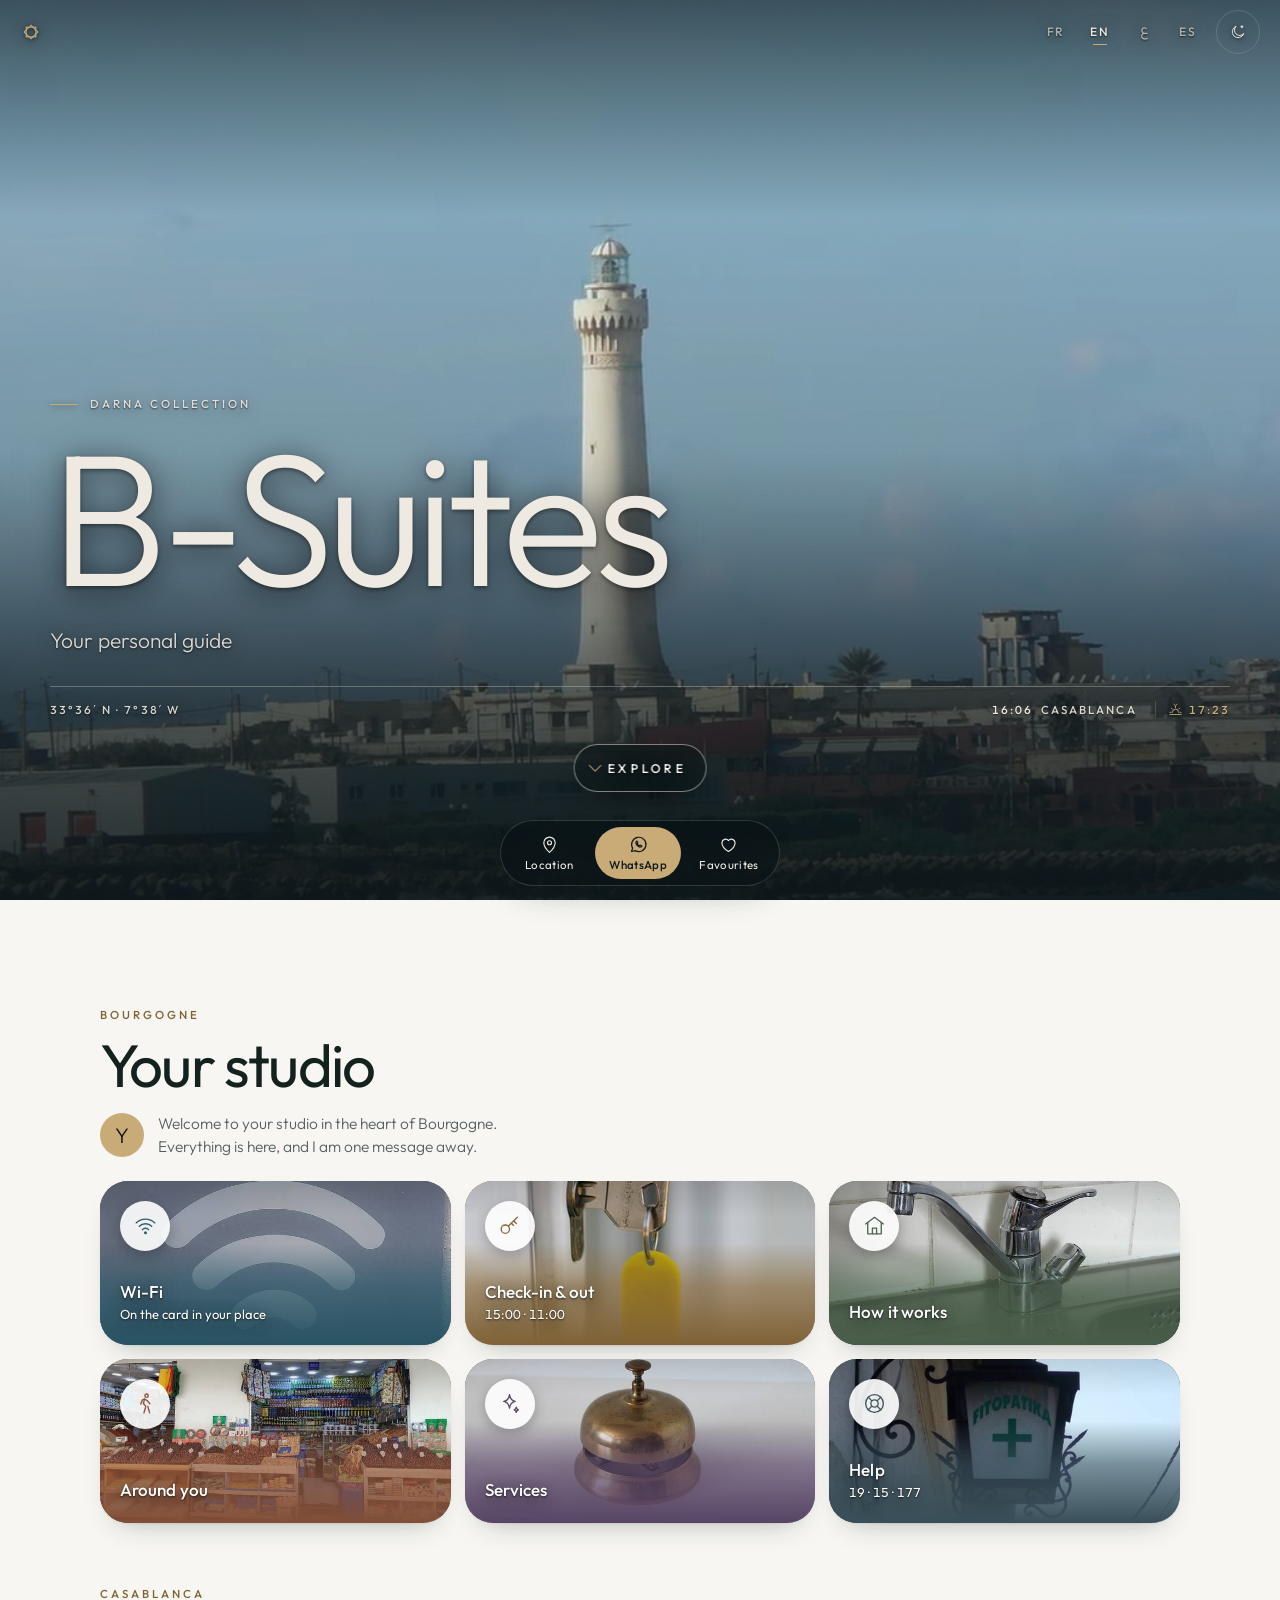
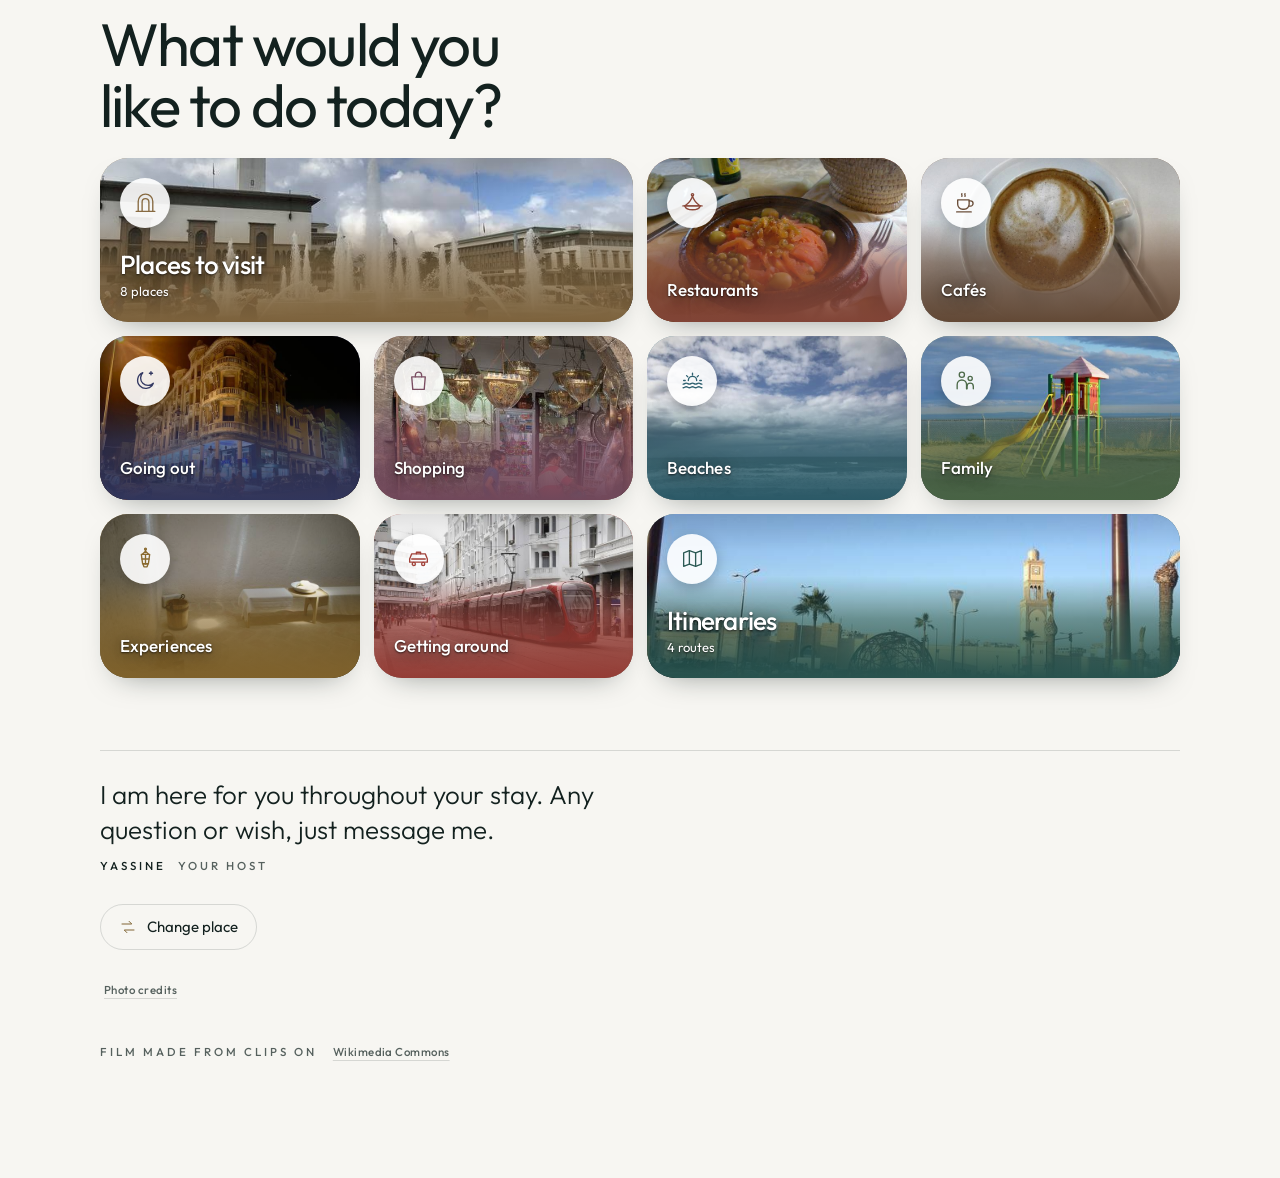
<file: casa-b-suites/index.html>
<!doctype html>
<html lang="fr">
<head>
  <meta charset="utf-8">
  <meta name="viewport" content="width=device-width, initial-scale=1">
  <title>Darna Collection</title>
  <!-- Former link of this place (before its final name): it moved to ../b-suites/ -->
  <meta name="robots" content="noindex, nofollow">
  <meta http-equiv="refresh" content="0; url=../b-suites/">
  <script>window.location.replace('../b-suites/' + window.location.hash);</script>
</head>
<body style="margin:0;background:#091215"><a href="../b-suites/" style="color:#EEEAE1;font:16px system-ui;display:block;padding:24px">Darna Collection</a></body>
</html>
</file>
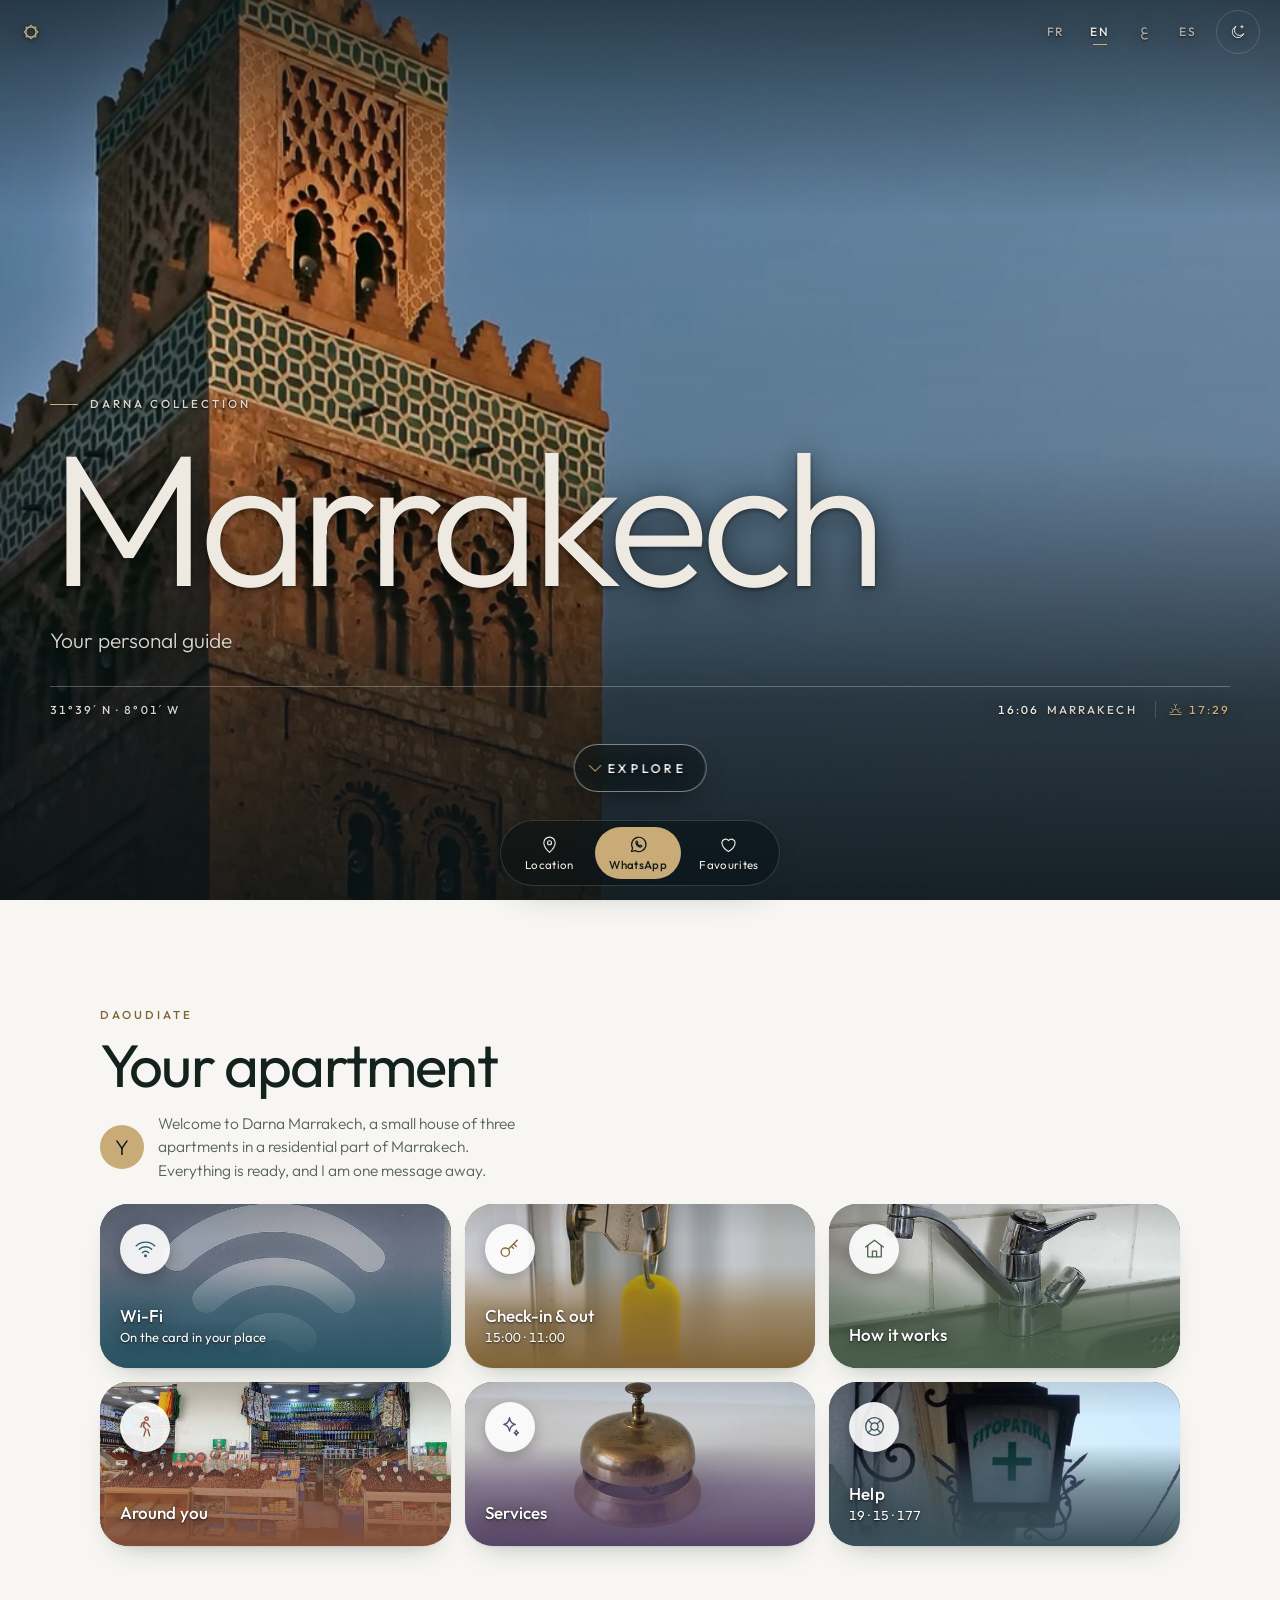
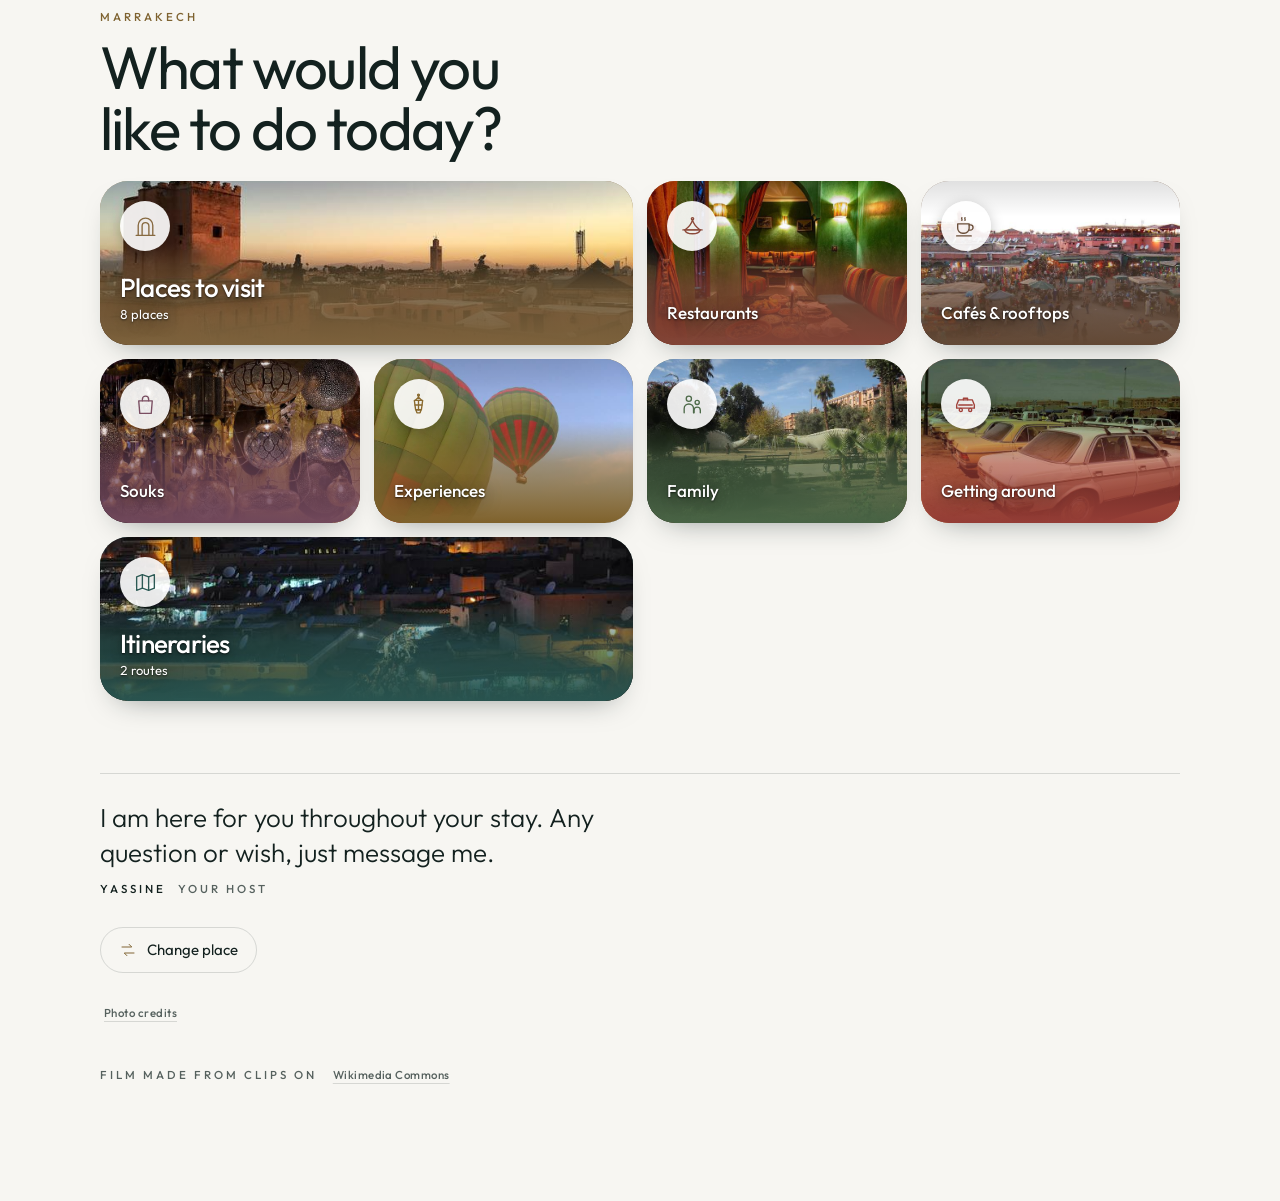
<file: dar-baba/index.html>
<!doctype html>
<html lang="fr">
<head>
  <meta charset="utf-8">
  <meta name="viewport" content="width=device-width, initial-scale=1">
  <title>Darna Collection</title>
  <!-- Former link of this place (before its final name): it moved to ../marrakech/ -->
  <meta name="robots" content="noindex, nofollow">
  <meta http-equiv="refresh" content="0; url=../marrakech/">
  <script>window.location.replace('../marrakech/' + window.location.hash);</script>
</head>
<body style="margin:0;background:#091215"><a href="../marrakech/" style="color:#EEEAE1;font:16px system-ui;display:block;padding:24px">Darna Collection</a></body>
</html>
</file>
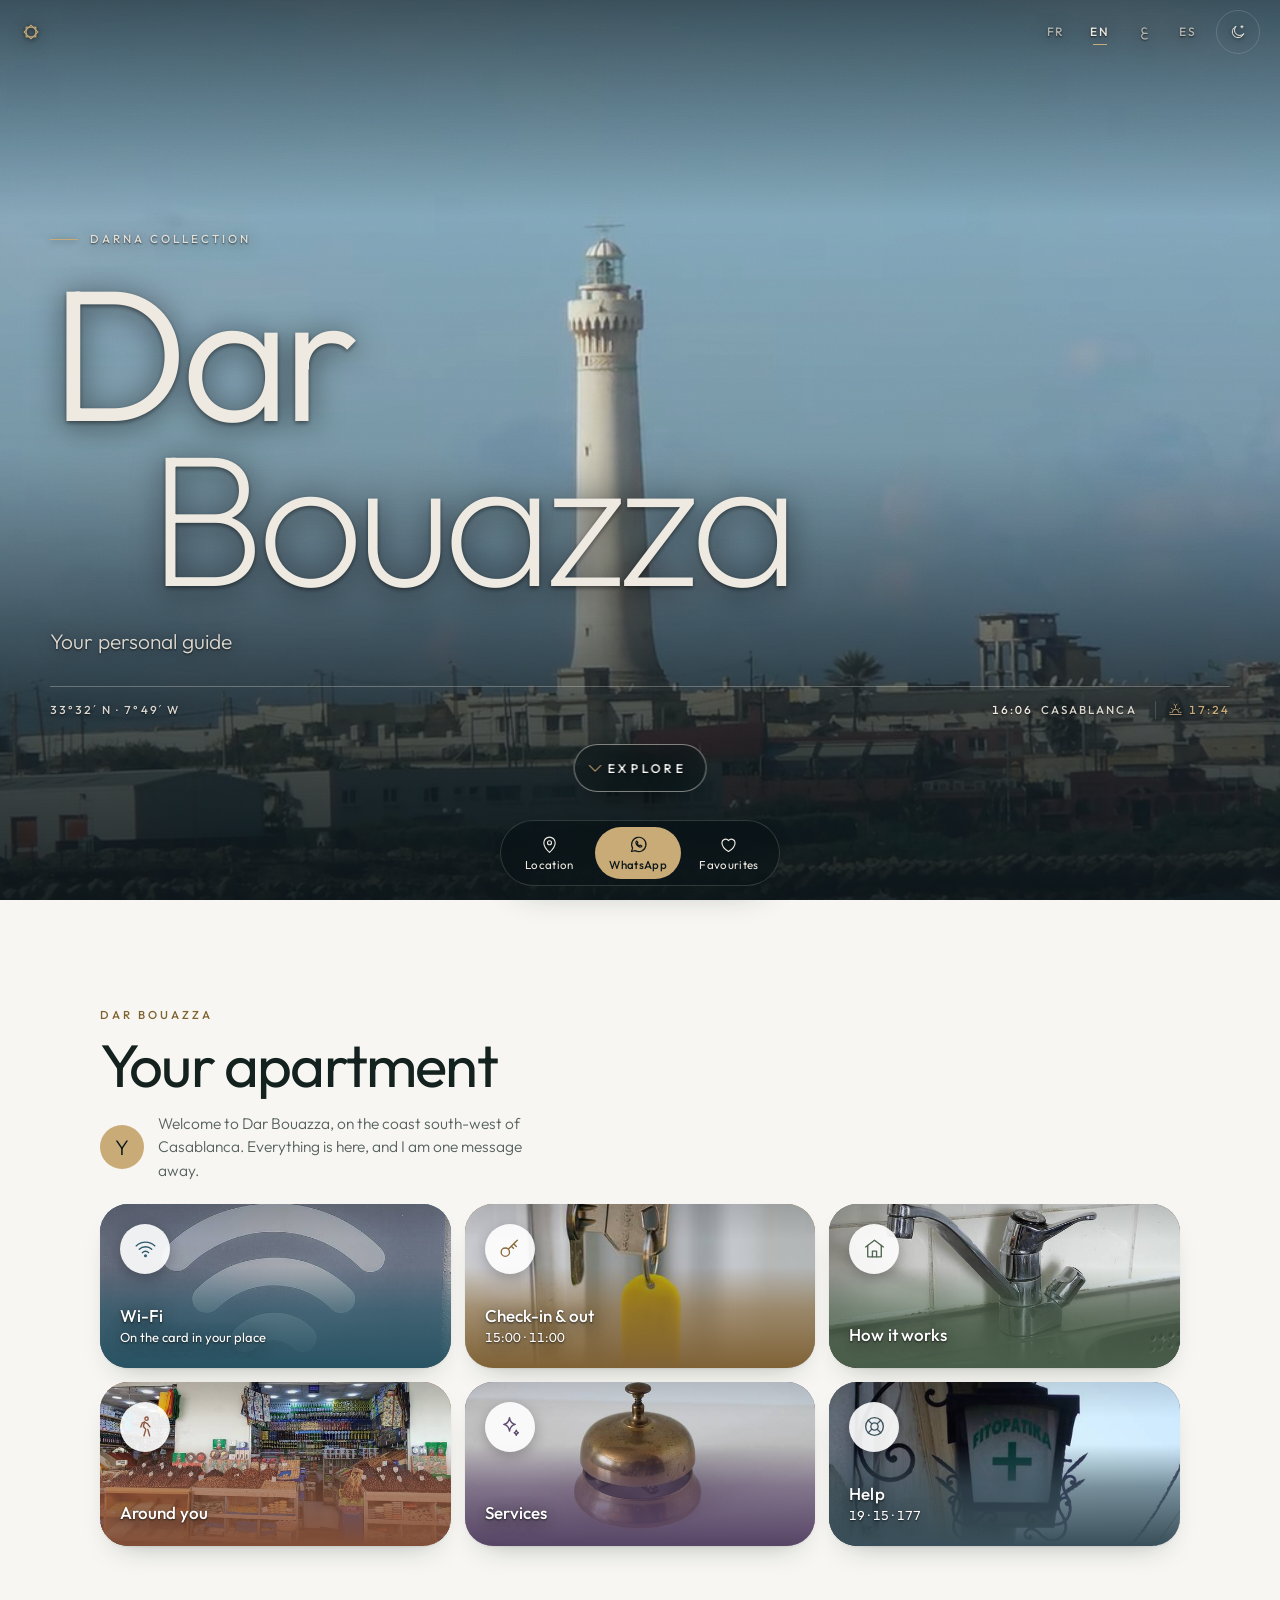
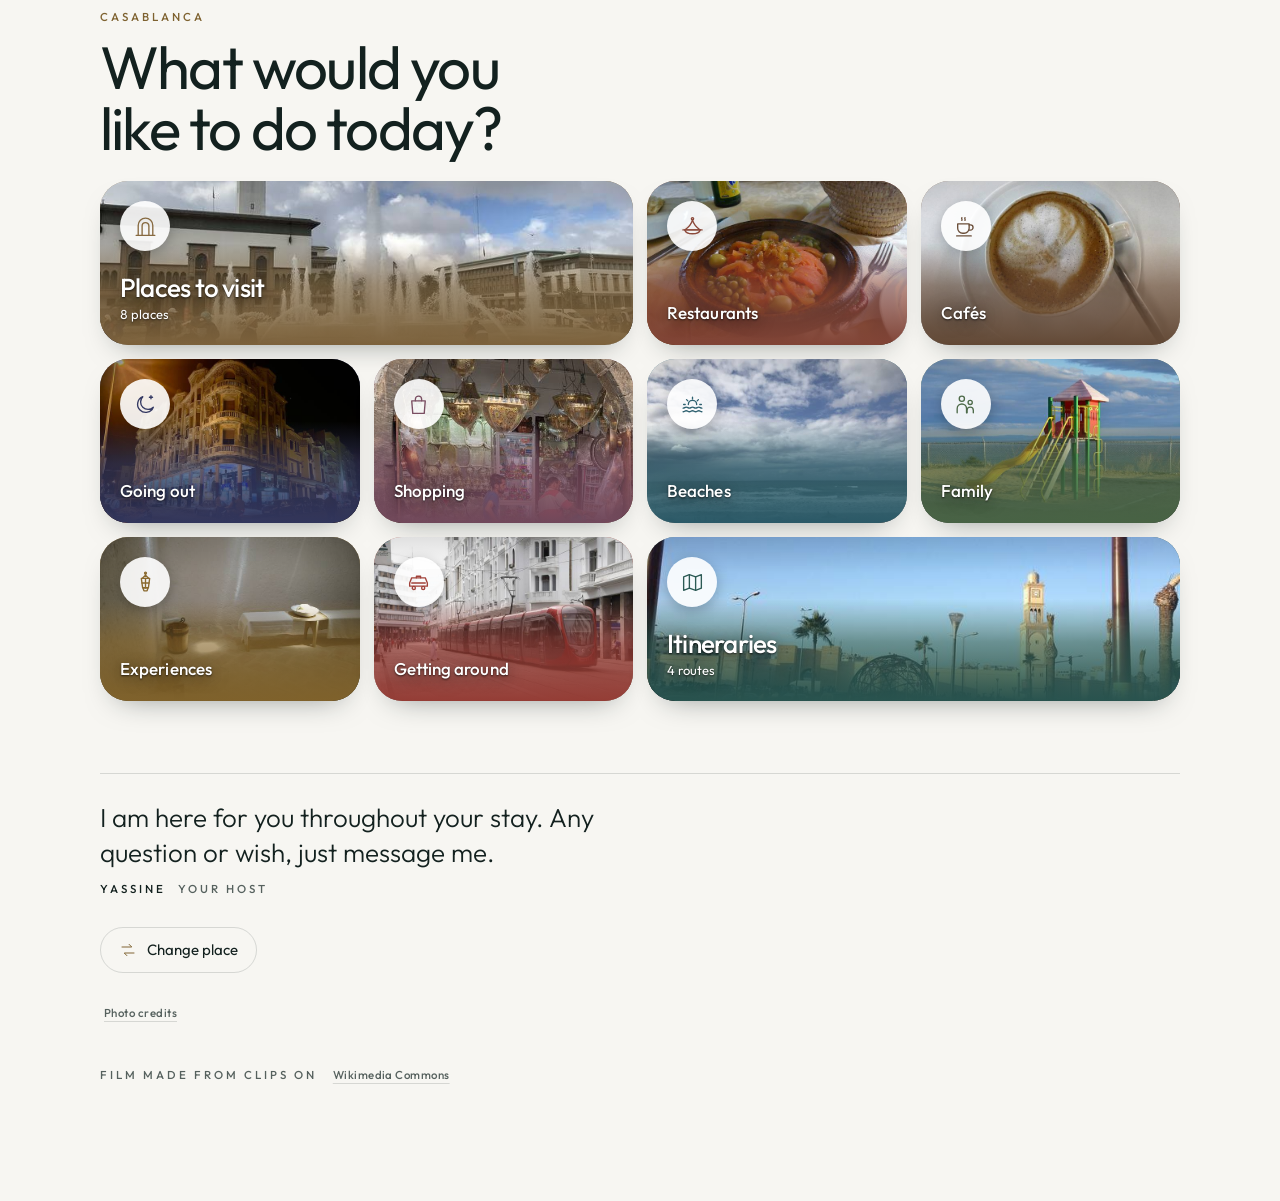
<file: dar-bouazza/index.html>
<!doctype html>
<html lang="fr">
<head>
  <meta charset="utf-8">
  <meta name="viewport" content="width=device-width, initial-scale=1, viewport-fit=cover">
  <title>Darna Dar Bouazza · Darna Collection</title>
  <!-- Short link of one place: it opens the place's guide. Keep it out of search engines. -->
  <meta name="robots" content="noindex, nofollow">
  <meta name="theme-color" content="#091215">
  <meta property="og:type" content="website">
  <meta property="og:title" content="Darna Dar Bouazza · Darna Collection">
  <meta property="og:description" content="Votre guide personnel · Dar Bouazza · Casablanca">
  <meta property="og:image" content="https://darnacollection.ma/assets/img/share.jpg">
  <meta property="og:image:width" content="1200">
  <meta property="og:image:height" content="630">
  <meta property="og:url" content="https://darnacollection.ma/dar-bouazza/">
  <meta name="twitter:card" content="summary_large_image">
  <link rel="icon" href="../assets/img/icon.svg" type="image/svg+xml">
  <link rel="apple-touch-icon" href="../assets/img/icon-180.png">
  <link rel="manifest" href="manifest.webmanifest">
  <meta http-equiv="refresh" content="0; url=../?stay=dar-bouazza">
  <script>window.location.replace('../?stay=dar-bouazza' + window.location.hash);</script>
  <style>body { margin: 0; background: #091215; }</style>
</head>
<body>
  <a href="../?stay=dar-bouazza" style="color:#EEEAE1;font:16px system-ui;display:block;padding:24px">Darna Dar Bouazza · Darna Collection</a>
</body>
</html>
</file>
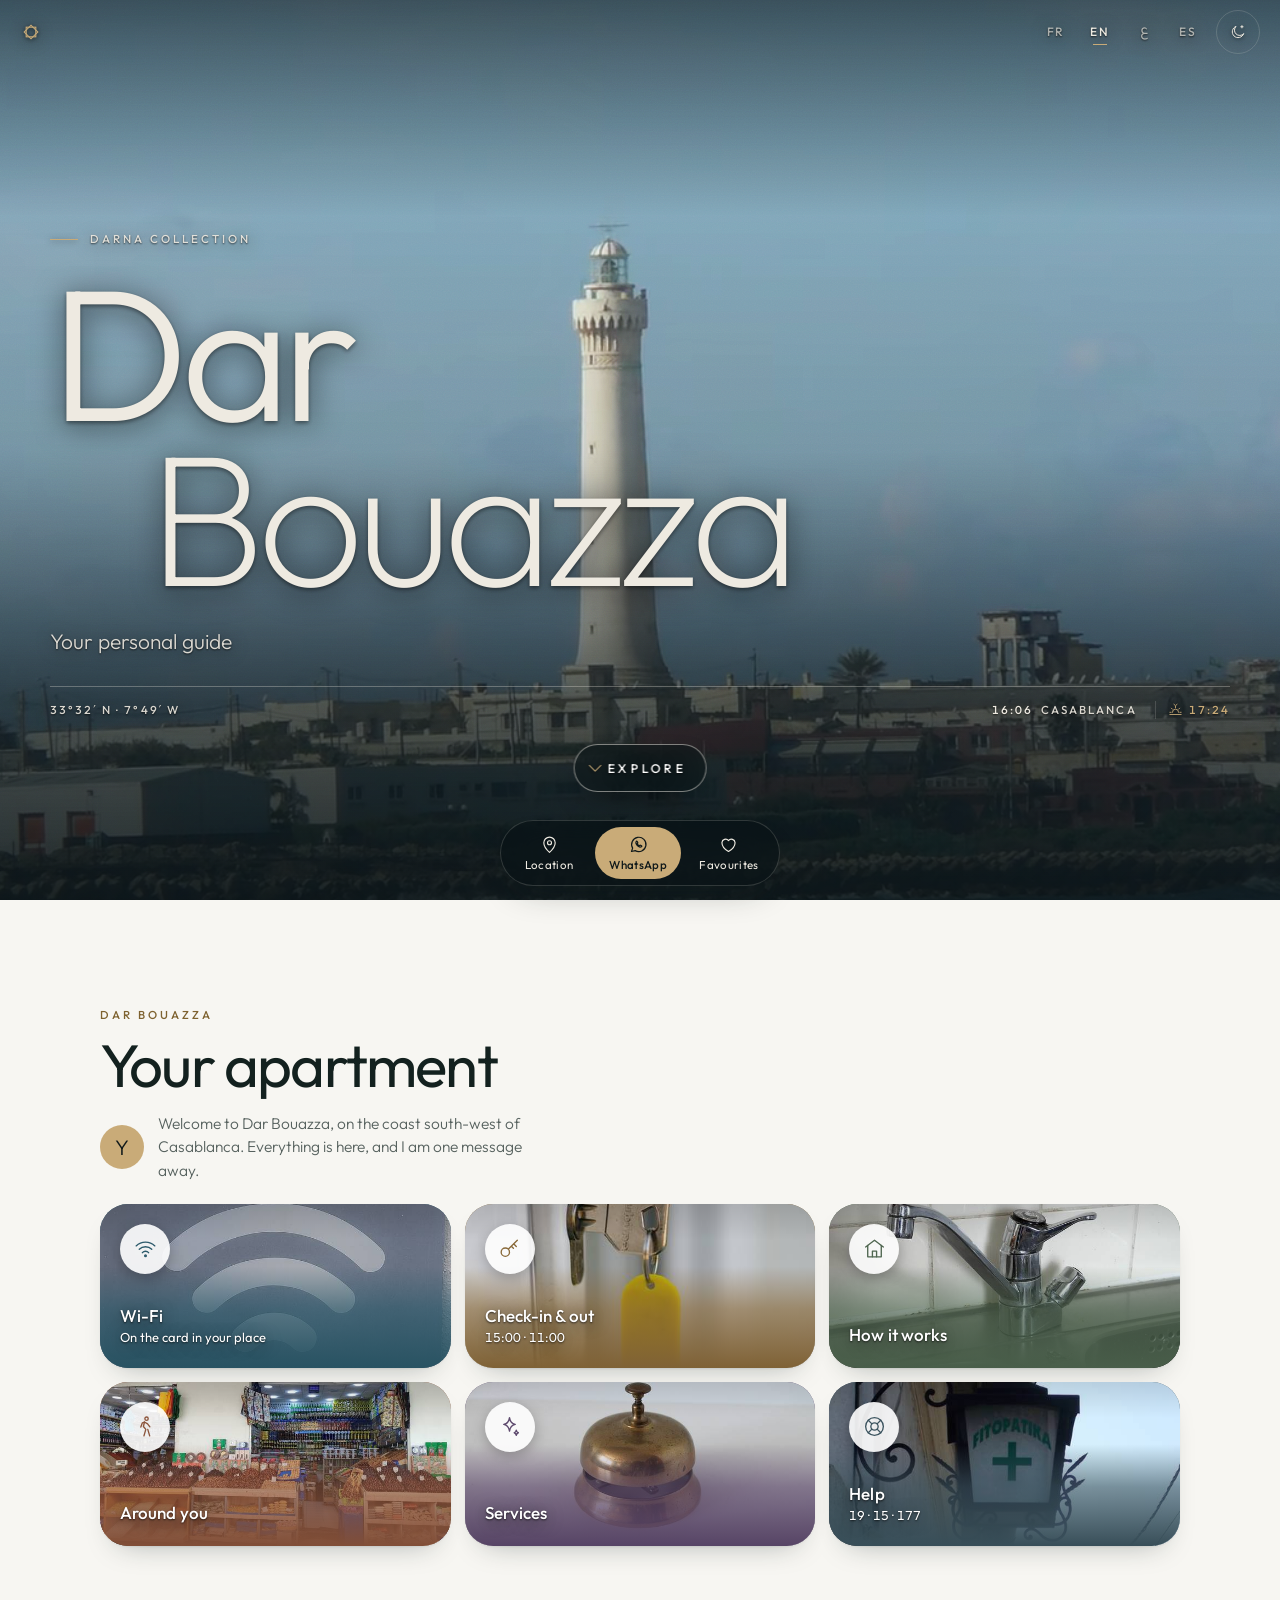
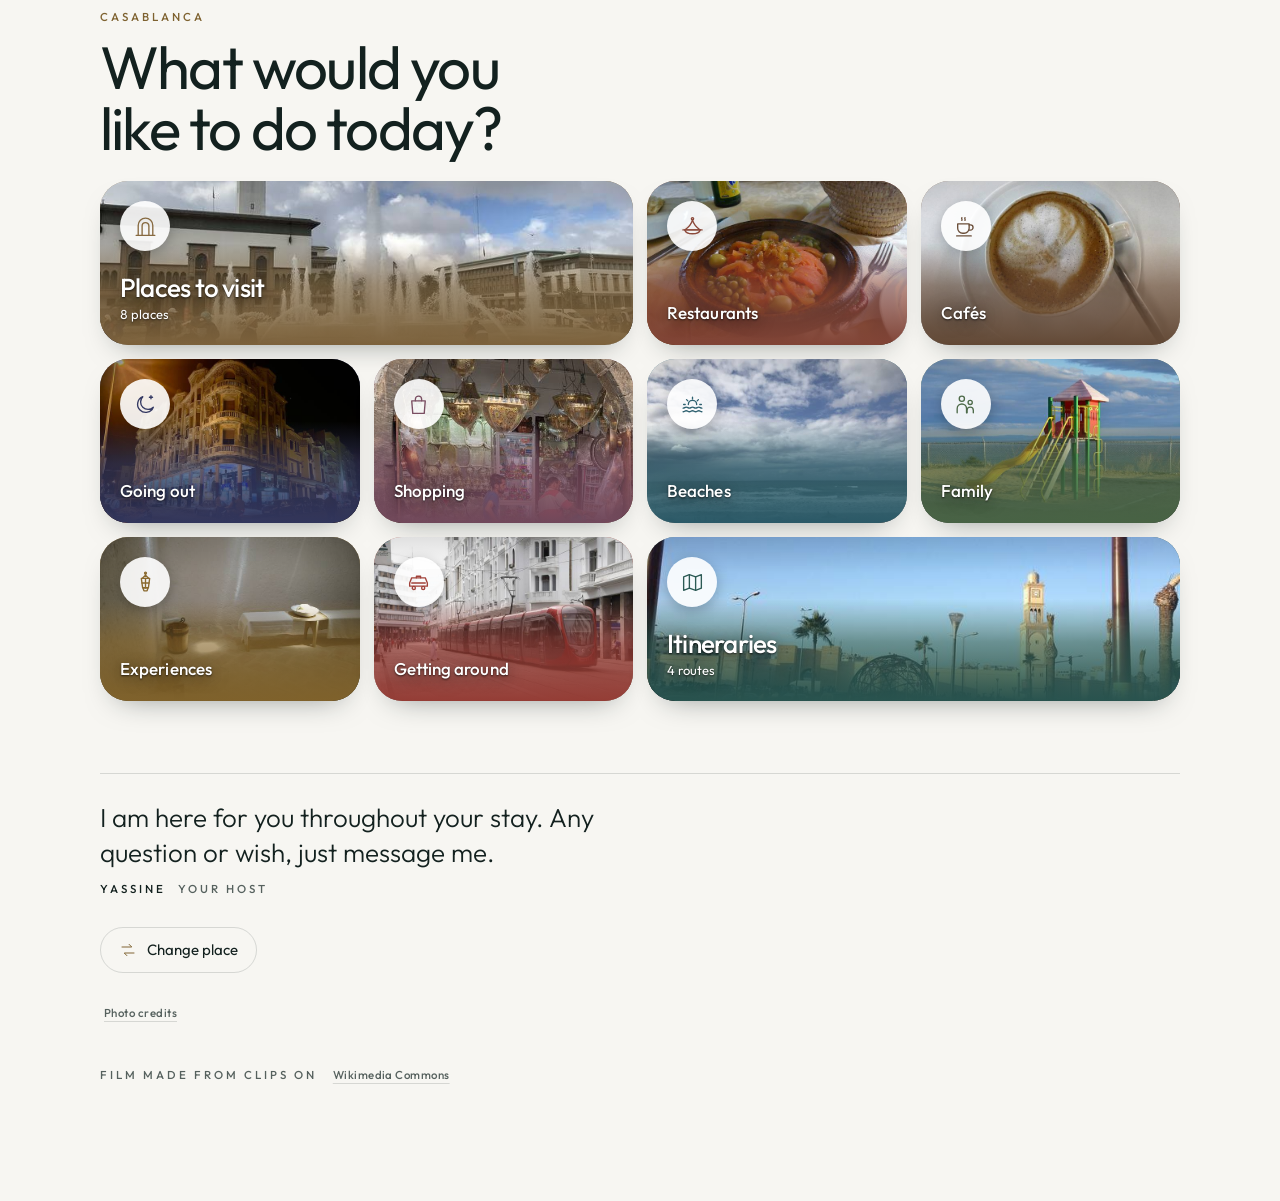
<file: darb-inn/index.html>
<!doctype html>
<html lang="fr">
<head>
  <meta charset="utf-8">
  <meta name="viewport" content="width=device-width, initial-scale=1">
  <title>Darna Collection</title>
  <!-- Former link of this place (before its final name): it moved to ../dar-bouazza/ -->
  <meta name="robots" content="noindex, nofollow">
  <meta http-equiv="refresh" content="0; url=../dar-bouazza/">
  <script>window.location.replace('../dar-bouazza/' + window.location.hash);</script>
</head>
<body style="margin:0;background:#091215"><a href="../dar-bouazza/" style="color:#EEEAE1;font:16px system-ui;display:block;padding:24px">Darna Collection</a></body>
</html>
</file>
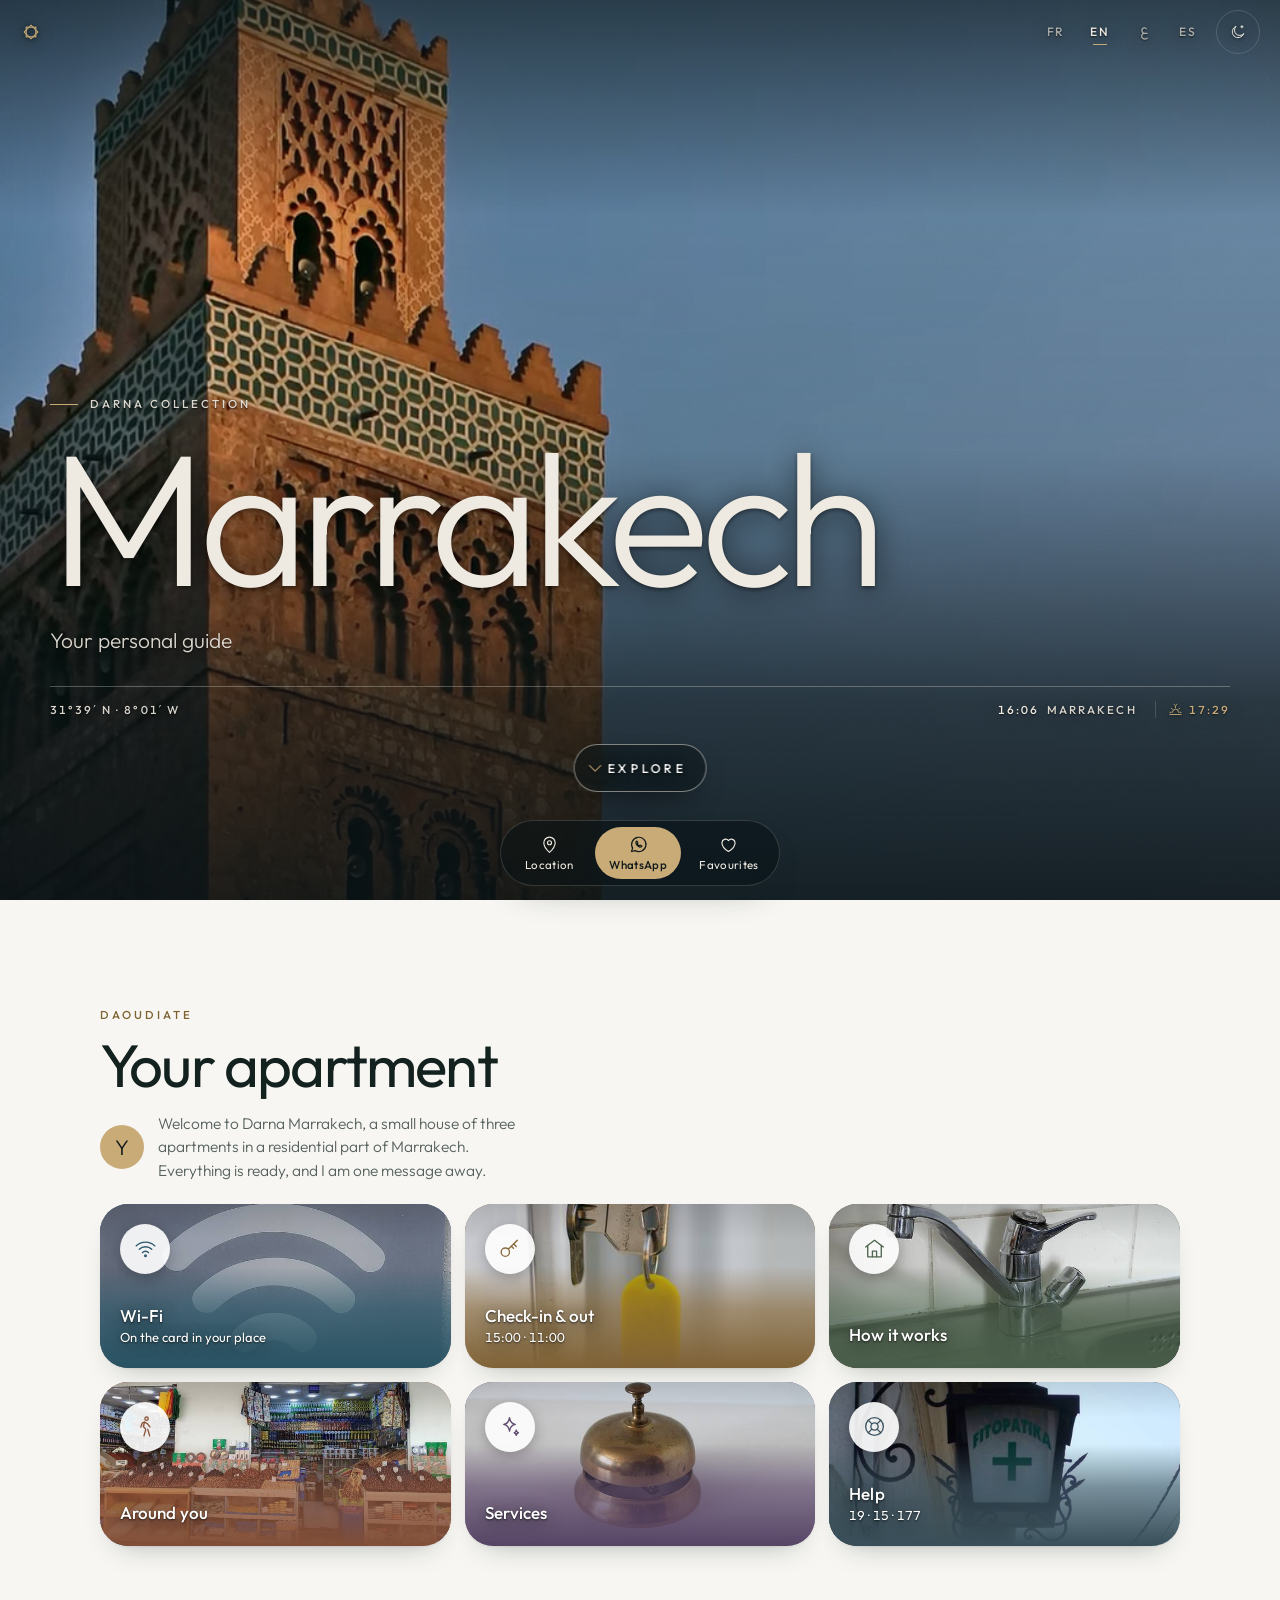
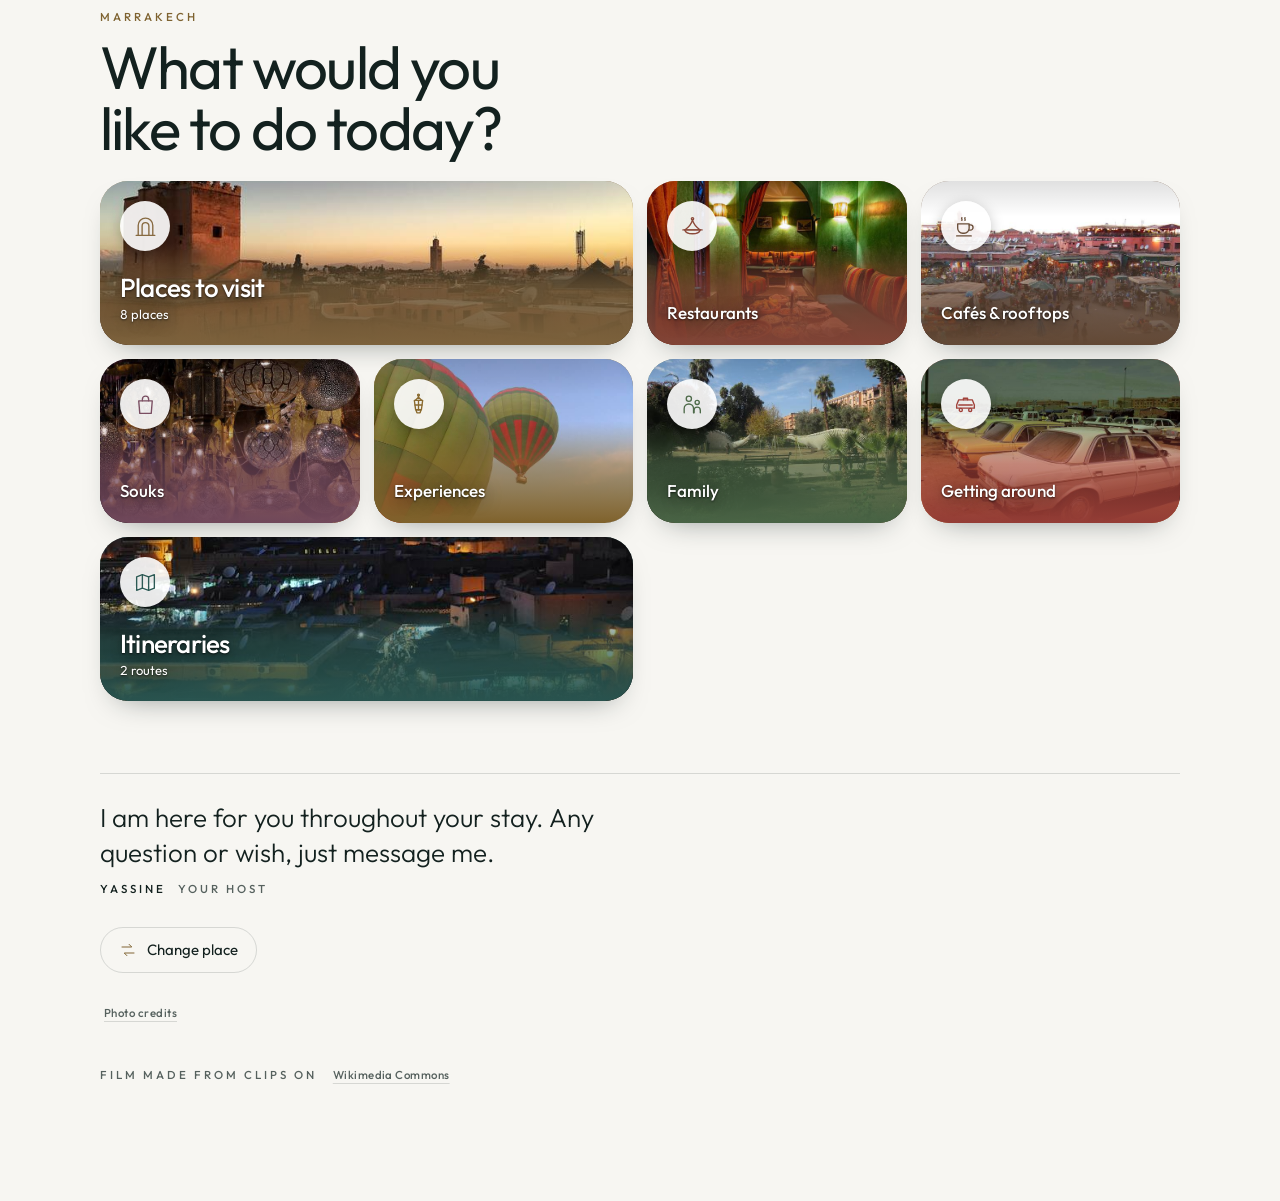
<file: marrakech/index.html>
<!doctype html>
<html lang="fr">
<head>
  <meta charset="utf-8">
  <meta name="viewport" content="width=device-width, initial-scale=1, viewport-fit=cover">
  <title>Darna Marrakech · Darna Collection</title>
  <!-- Short link of one place: it opens the place's guide. Keep it out of search engines. -->
  <meta name="robots" content="noindex, nofollow">
  <meta name="theme-color" content="#091215">
  <meta property="og:type" content="website">
  <meta property="og:title" content="Darna Marrakech · Darna Collection">
  <meta property="og:description" content="Votre guide personnel · Daoudiate · Marrakech">
  <meta property="og:image" content="https://darnacollection.ma/assets/img/share.jpg">
  <meta property="og:image:width" content="1200">
  <meta property="og:image:height" content="630">
  <meta property="og:url" content="https://darnacollection.ma/marrakech/">
  <meta name="twitter:card" content="summary_large_image">
  <link rel="icon" href="../assets/img/icon.svg" type="image/svg+xml">
  <link rel="apple-touch-icon" href="../assets/img/icon-180.png">
  <link rel="manifest" href="manifest.webmanifest">
  <meta http-equiv="refresh" content="0; url=../?stay=marrakech">
  <script>window.location.replace('../?stay=marrakech' + window.location.hash);</script>
  <style>body { margin: 0; background: #091215; }</style>
</head>
<body>
  <a href="../?stay=marrakech" style="color:#EEEAE1;font:16px system-ui;display:block;padding:24px">Darna Marrakech · Darna Collection</a>
</body>
</html>
</file>
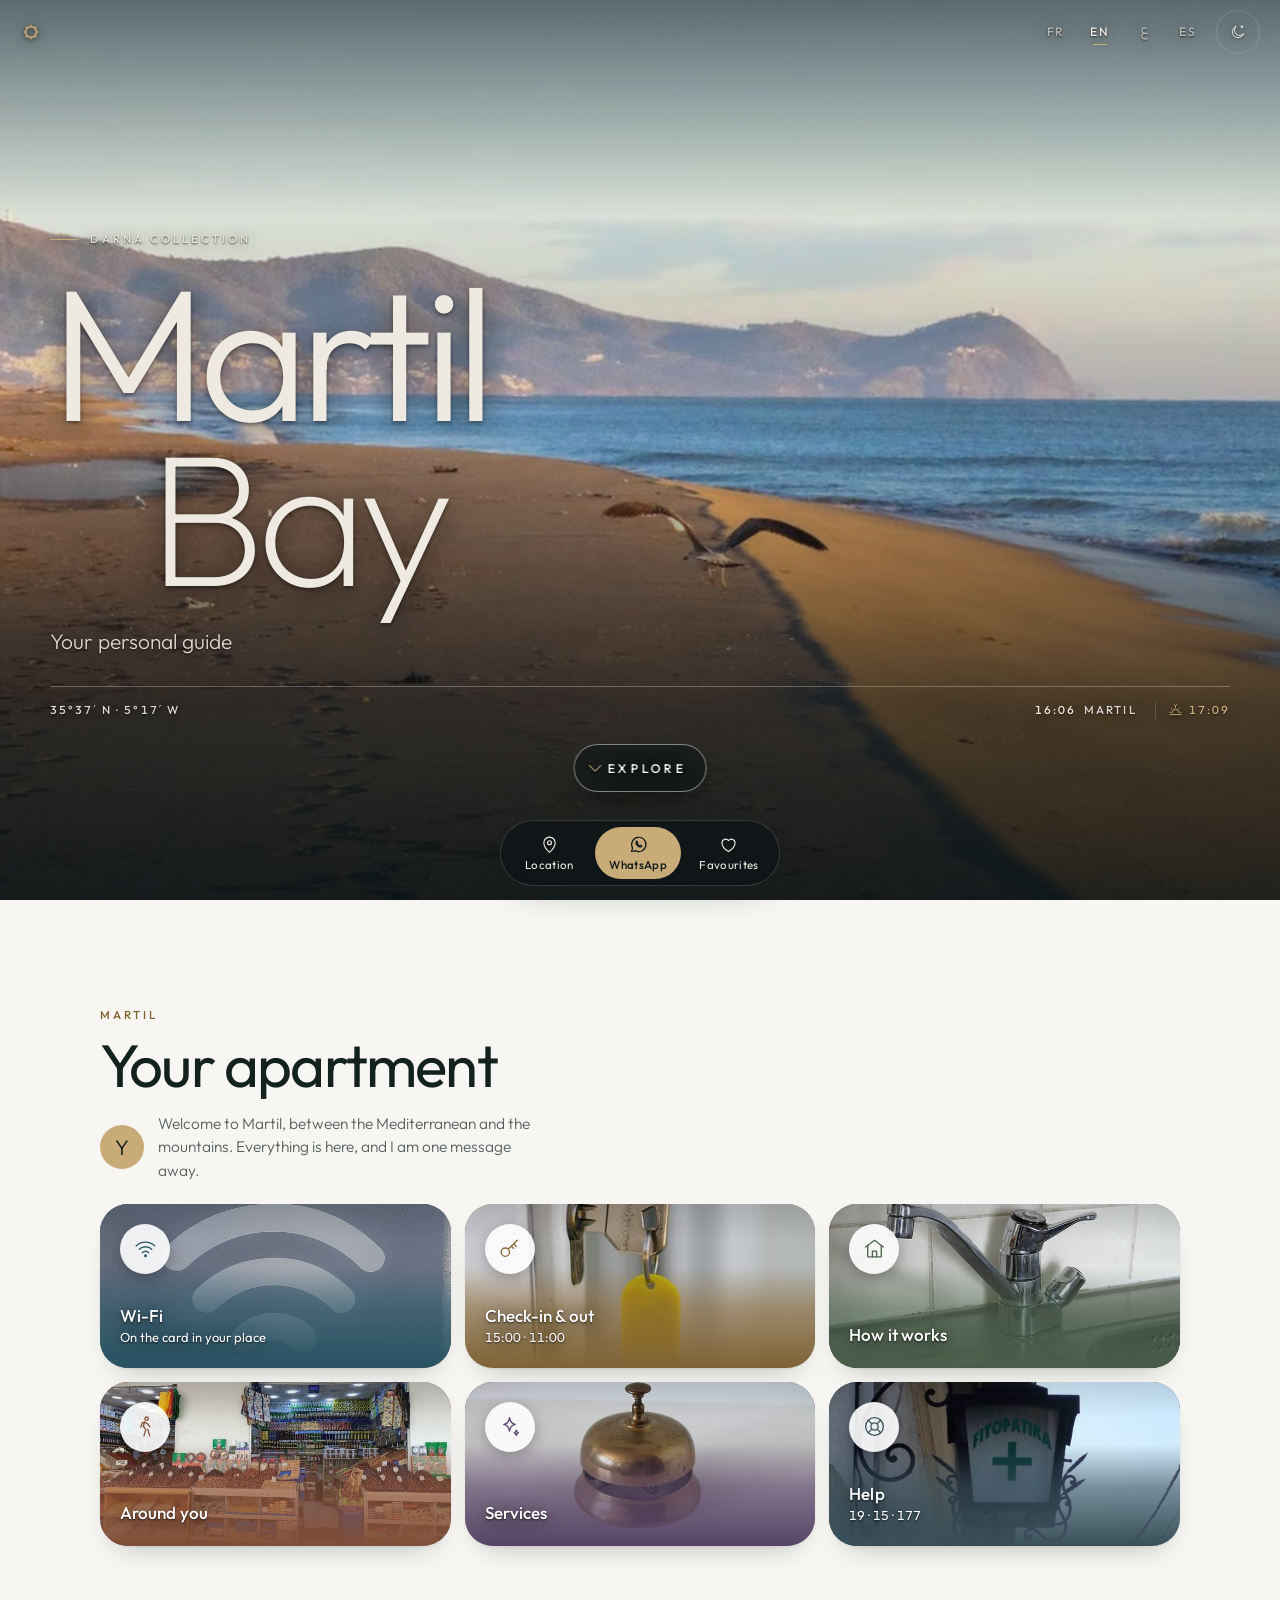
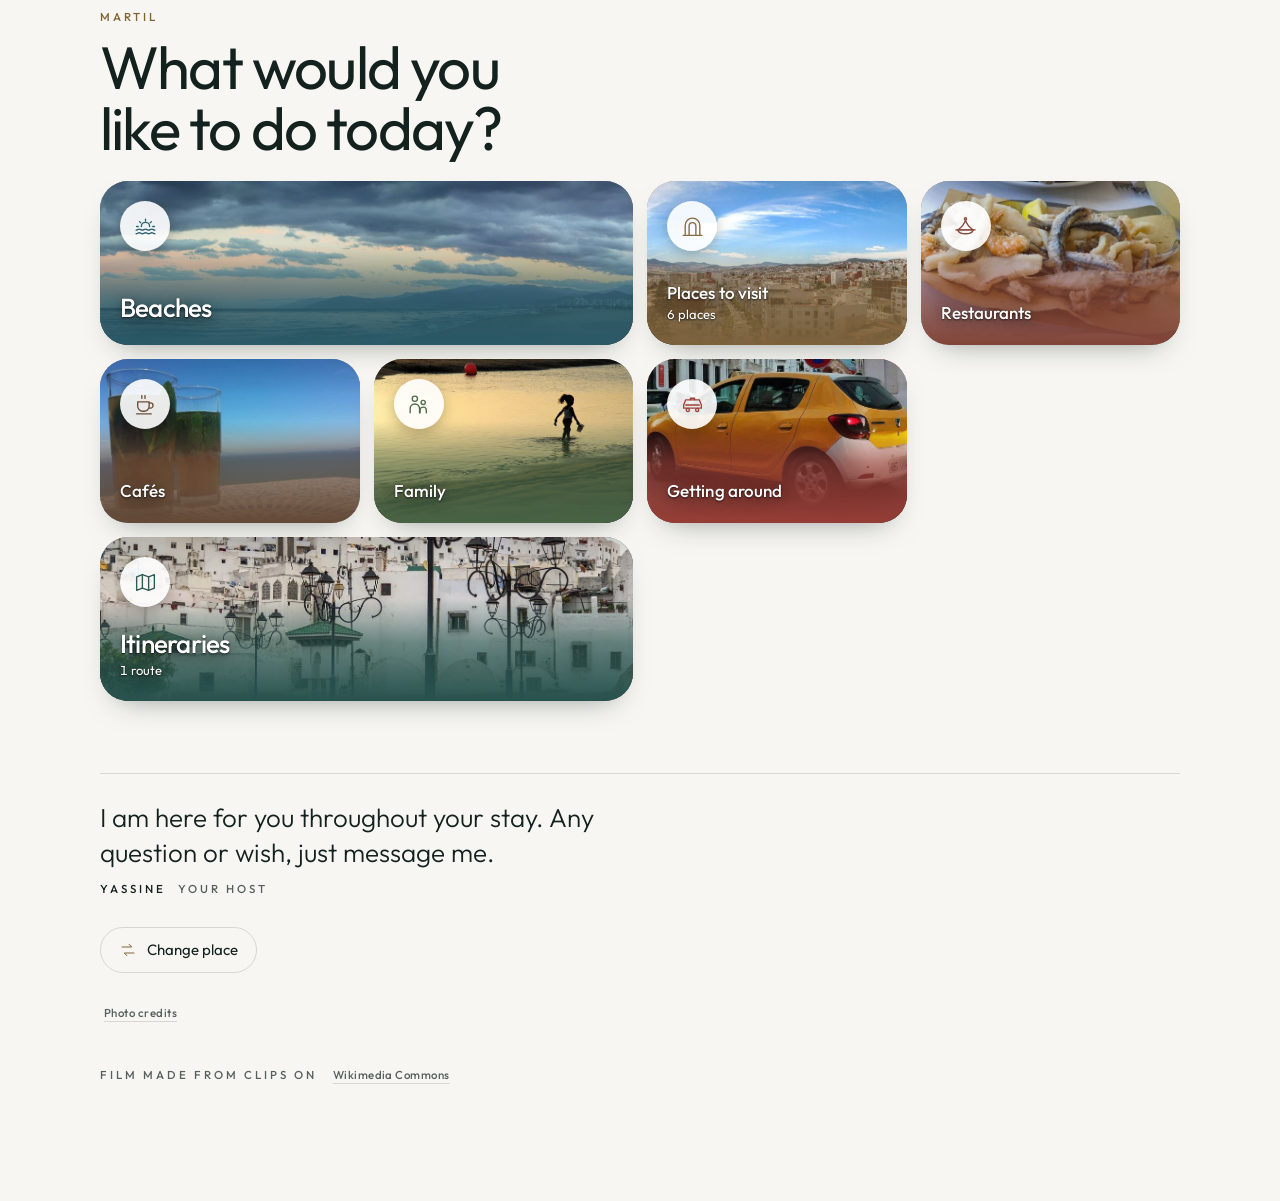
<file: martil-bay/index.html>
<!doctype html>
<html lang="fr">
<head>
  <meta charset="utf-8">
  <meta name="viewport" content="width=device-width, initial-scale=1, viewport-fit=cover">
  <title>Darna Martil Bay · Darna Collection</title>
  <!-- Short link of one place: it opens the place's guide. Keep it out of search engines. -->
  <meta name="robots" content="noindex, nofollow">
  <meta name="theme-color" content="#091215">
  <meta property="og:type" content="website">
  <meta property="og:title" content="Darna Martil Bay · Darna Collection">
  <meta property="og:description" content="Votre guide personnel · Martil">
  <meta property="og:image" content="https://darnacollection.ma/assets/img/share.jpg">
  <meta property="og:image:width" content="1200">
  <meta property="og:image:height" content="630">
  <meta property="og:url" content="https://darnacollection.ma/martil-bay/">
  <meta name="twitter:card" content="summary_large_image">
  <link rel="icon" href="../assets/img/icon.svg" type="image/svg+xml">
  <link rel="apple-touch-icon" href="../assets/img/icon-180.png">
  <link rel="manifest" href="manifest.webmanifest">
  <meta http-equiv="refresh" content="0; url=../?stay=martil-bay">
  <script>window.location.replace('../?stay=martil-bay' + window.location.hash);</script>
  <style>body { margin: 0; background: #091215; }</style>
</head>
<body>
  <a href="../?stay=martil-bay" style="color:#EEEAE1;font:16px system-ui;display:block;padding:24px">Darna Martil Bay · Darna Collection</a>
</body>
</html>
</file>
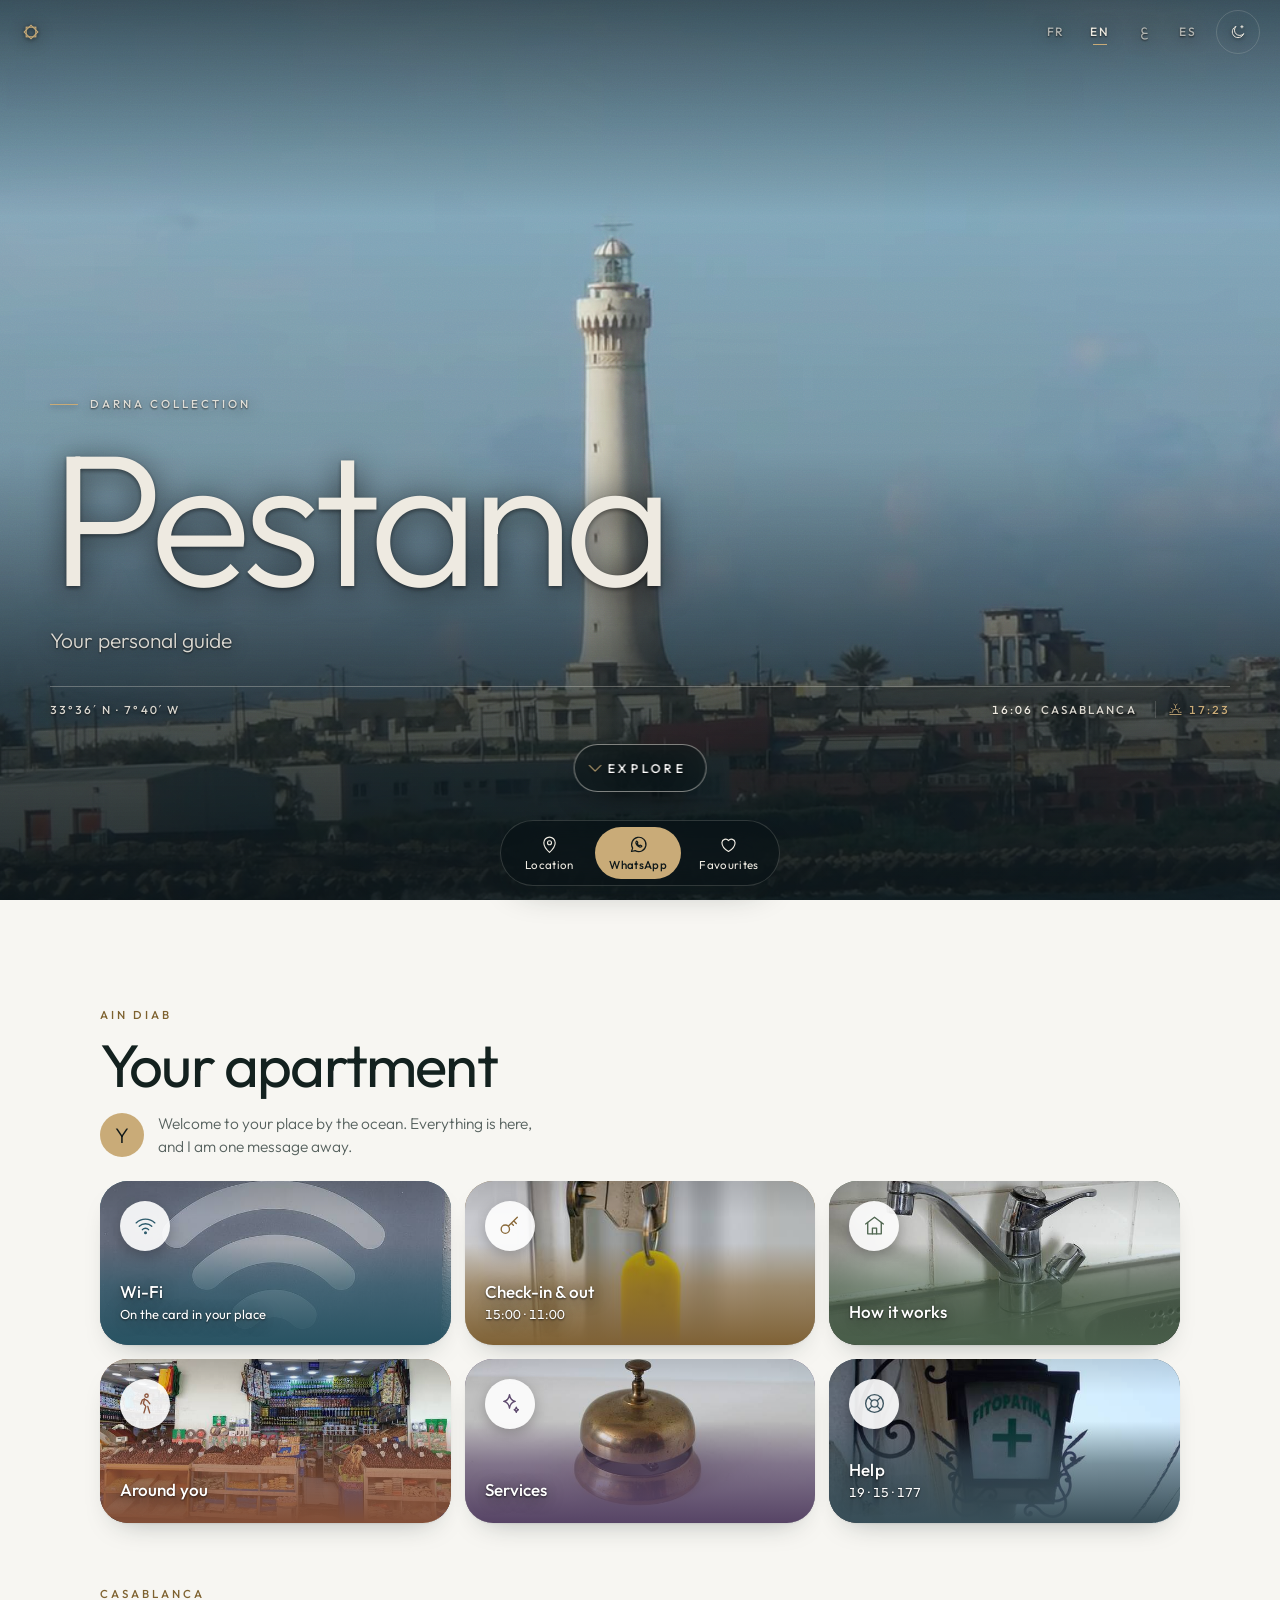
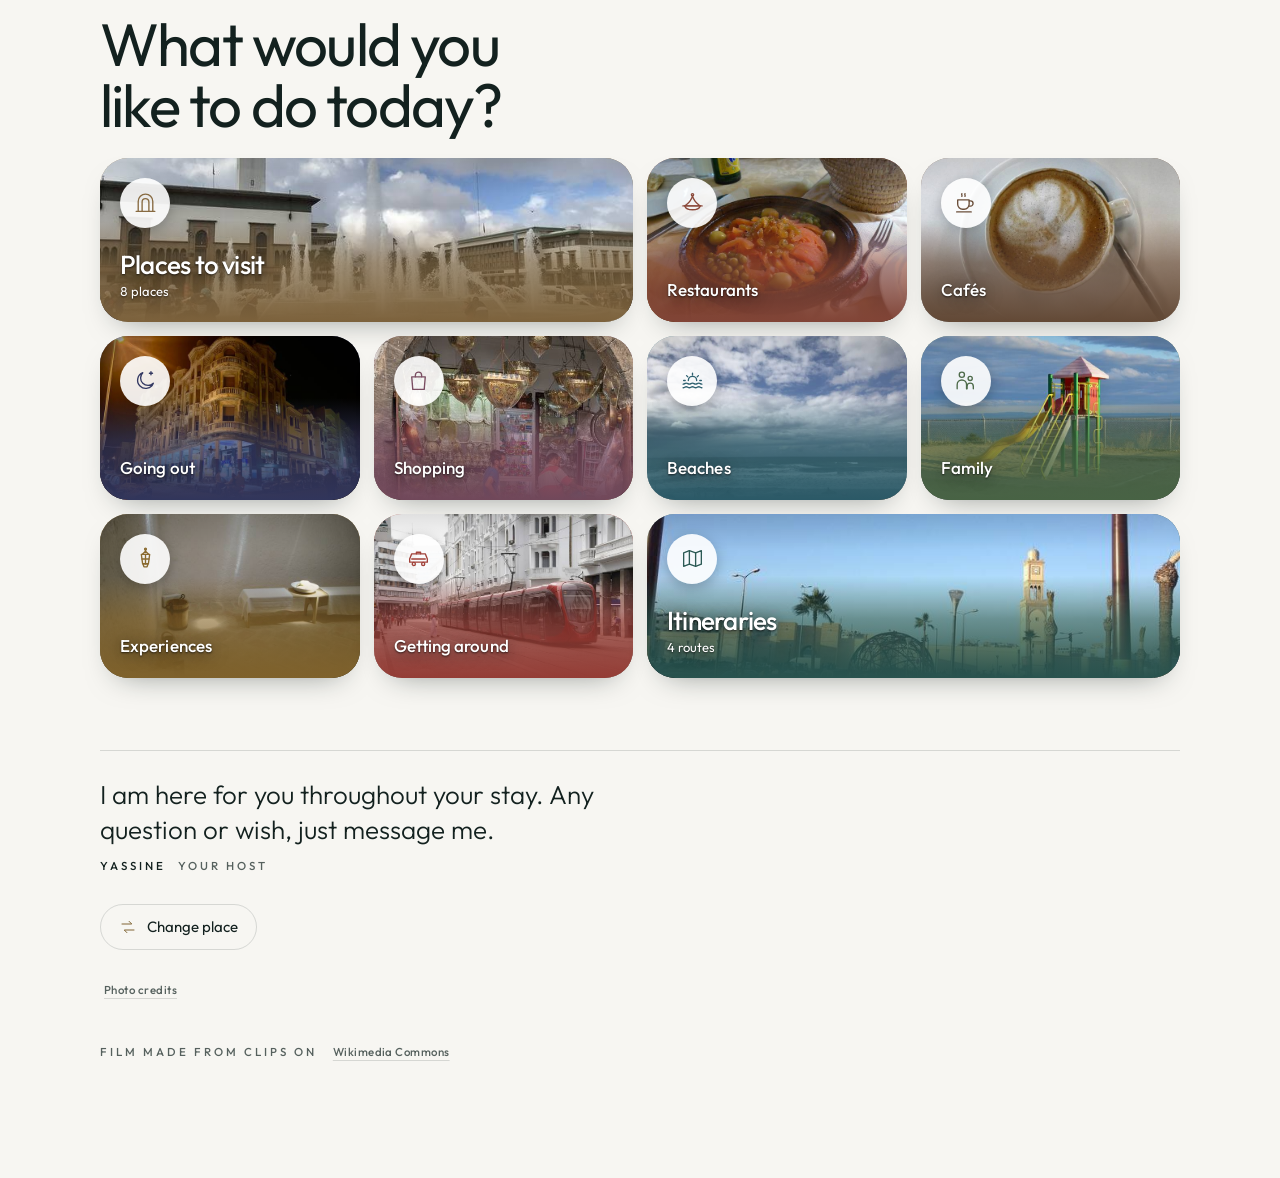
<file: ocean-21/index.html>
<!doctype html>
<html lang="fr">
<head>
  <meta charset="utf-8">
  <meta name="viewport" content="width=device-width, initial-scale=1">
  <title>Darna Collection</title>
  <!-- Former link of this place (before its final name): it moved to ../pestana/ -->
  <meta name="robots" content="noindex, nofollow">
  <meta http-equiv="refresh" content="0; url=../pestana/">
  <script>window.location.replace('../pestana/' + window.location.hash);</script>
</head>
<body style="margin:0;background:#091215"><a href="../pestana/" style="color:#EEEAE1;font:16px system-ui;display:block;padding:24px">Darna Collection</a></body>
</html>
</file>
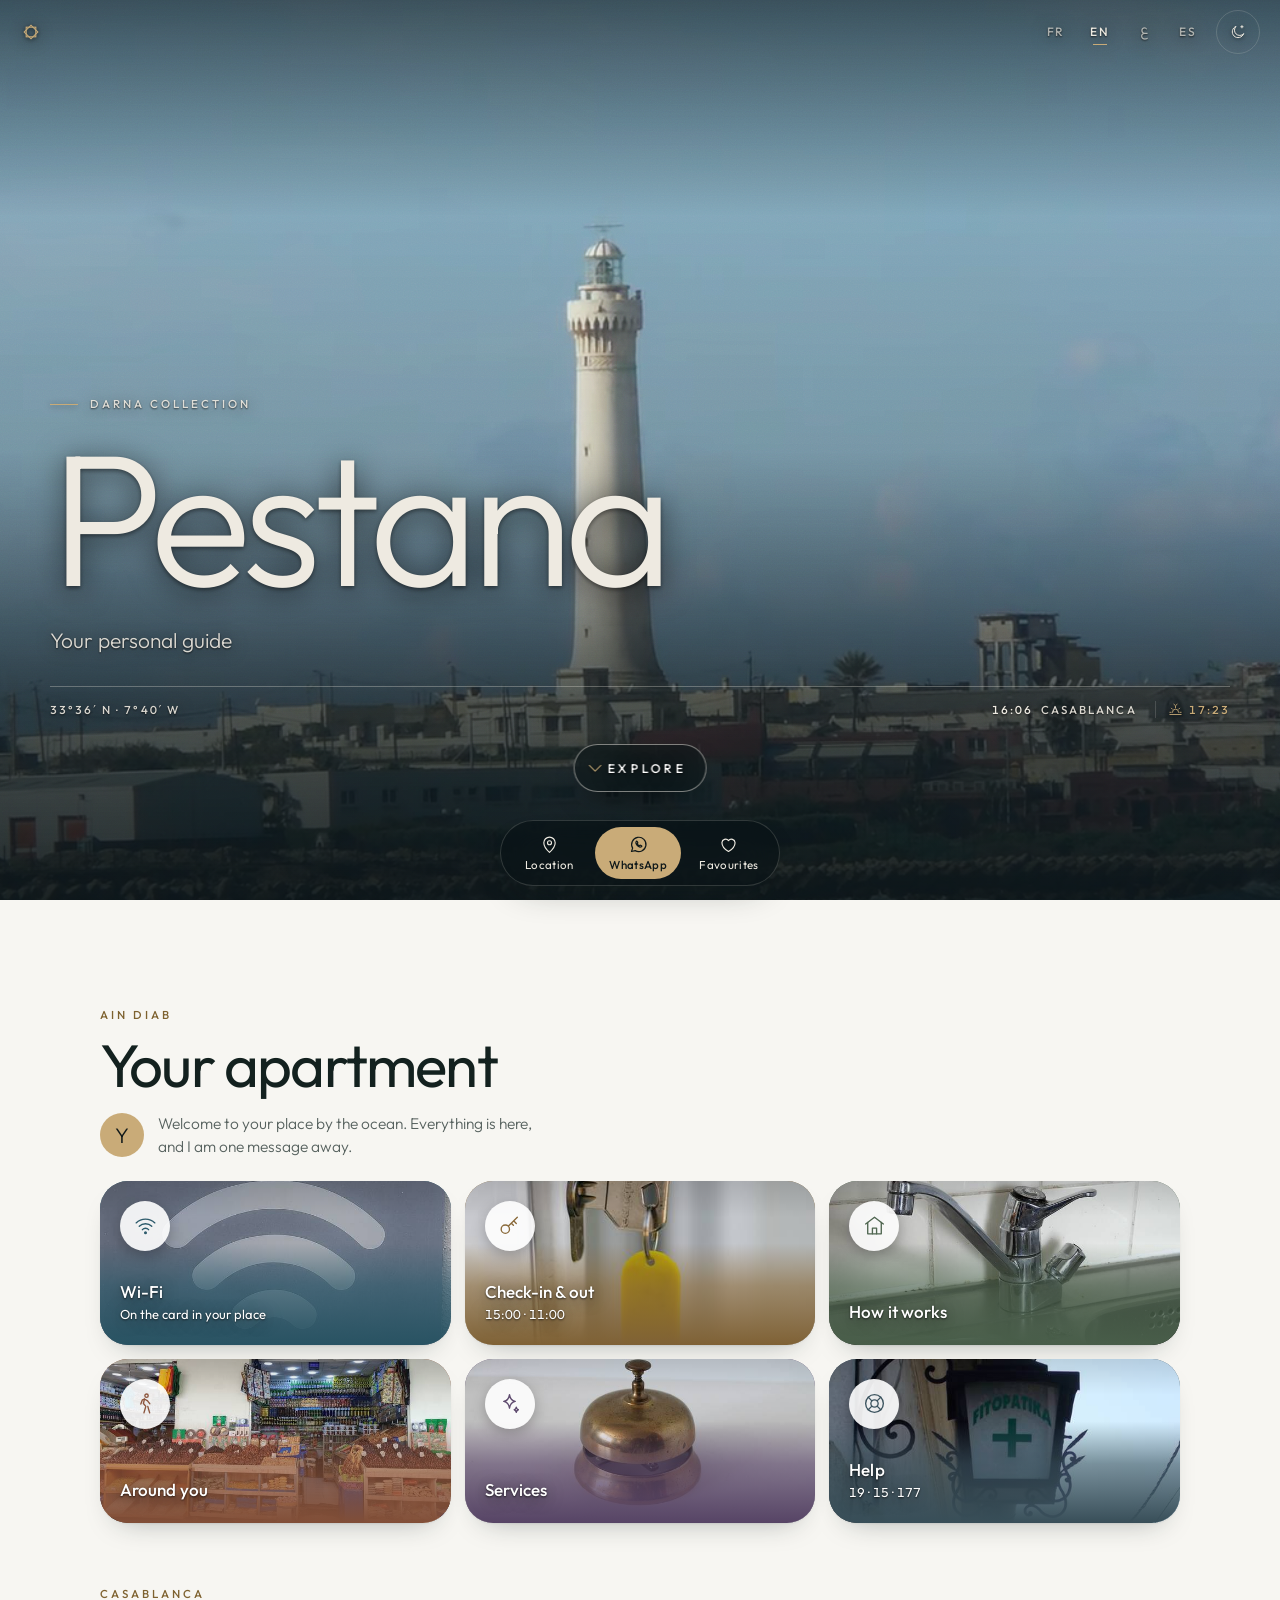
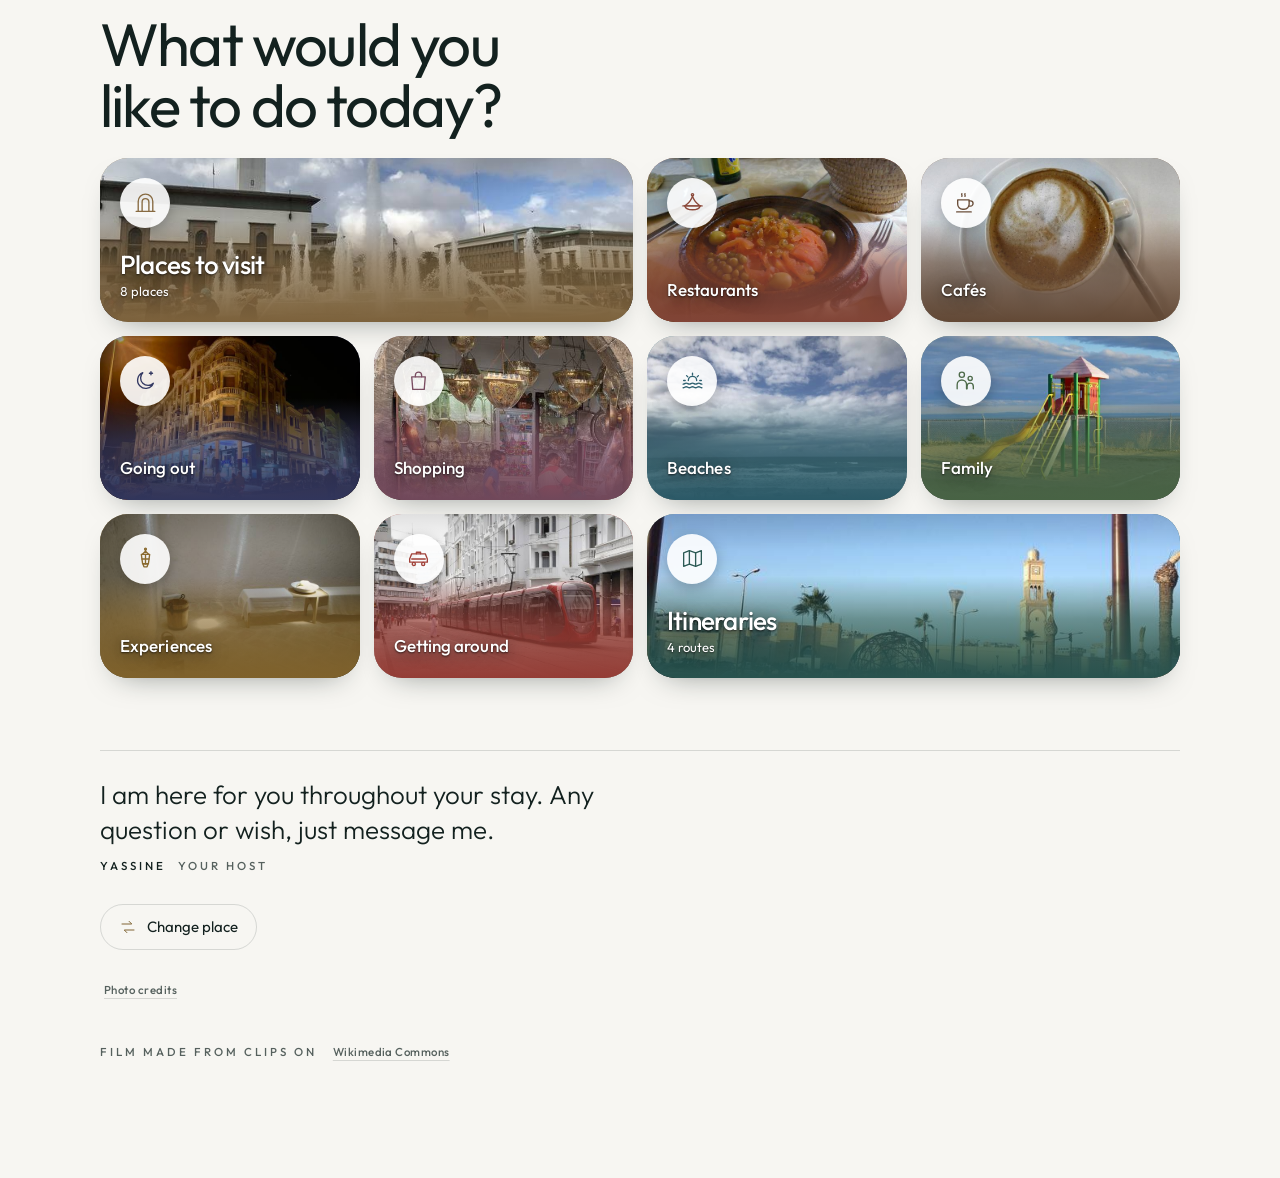
<file: pestana/index.html>
<!doctype html>
<html lang="fr">
<head>
  <meta charset="utf-8">
  <meta name="viewport" content="width=device-width, initial-scale=1, viewport-fit=cover">
  <title>Darna Pestana · Darna Collection</title>
  <!-- Short link of one place: it opens the place's guide. Keep it out of search engines. -->
  <meta name="robots" content="noindex, nofollow">
  <meta name="theme-color" content="#091215">
  <meta property="og:type" content="website">
  <meta property="og:title" content="Darna Pestana · Darna Collection">
  <meta property="og:description" content="Votre guide personnel · Aïn Diab · Casablanca">
  <meta property="og:image" content="https://darnacollection.ma/assets/img/share.jpg">
  <meta property="og:image:width" content="1200">
  <meta property="og:image:height" content="630">
  <meta property="og:url" content="https://darnacollection.ma/pestana/">
  <meta name="twitter:card" content="summary_large_image">
  <link rel="icon" href="../assets/img/icon.svg" type="image/svg+xml">
  <link rel="apple-touch-icon" href="../assets/img/icon-180.png">
  <link rel="manifest" href="manifest.webmanifest">
  <meta http-equiv="refresh" content="0; url=../?stay=pestana">
  <script>window.location.replace('../?stay=pestana' + window.location.hash);</script>
  <style>body { margin: 0; background: #091215; }</style>
</head>
<body>
  <a href="../?stay=pestana" style="color:#EEEAE1;font:16px system-ui;display:block;padding:24px">Darna Pestana · Darna Collection</a>
</body>
</html>
</file>
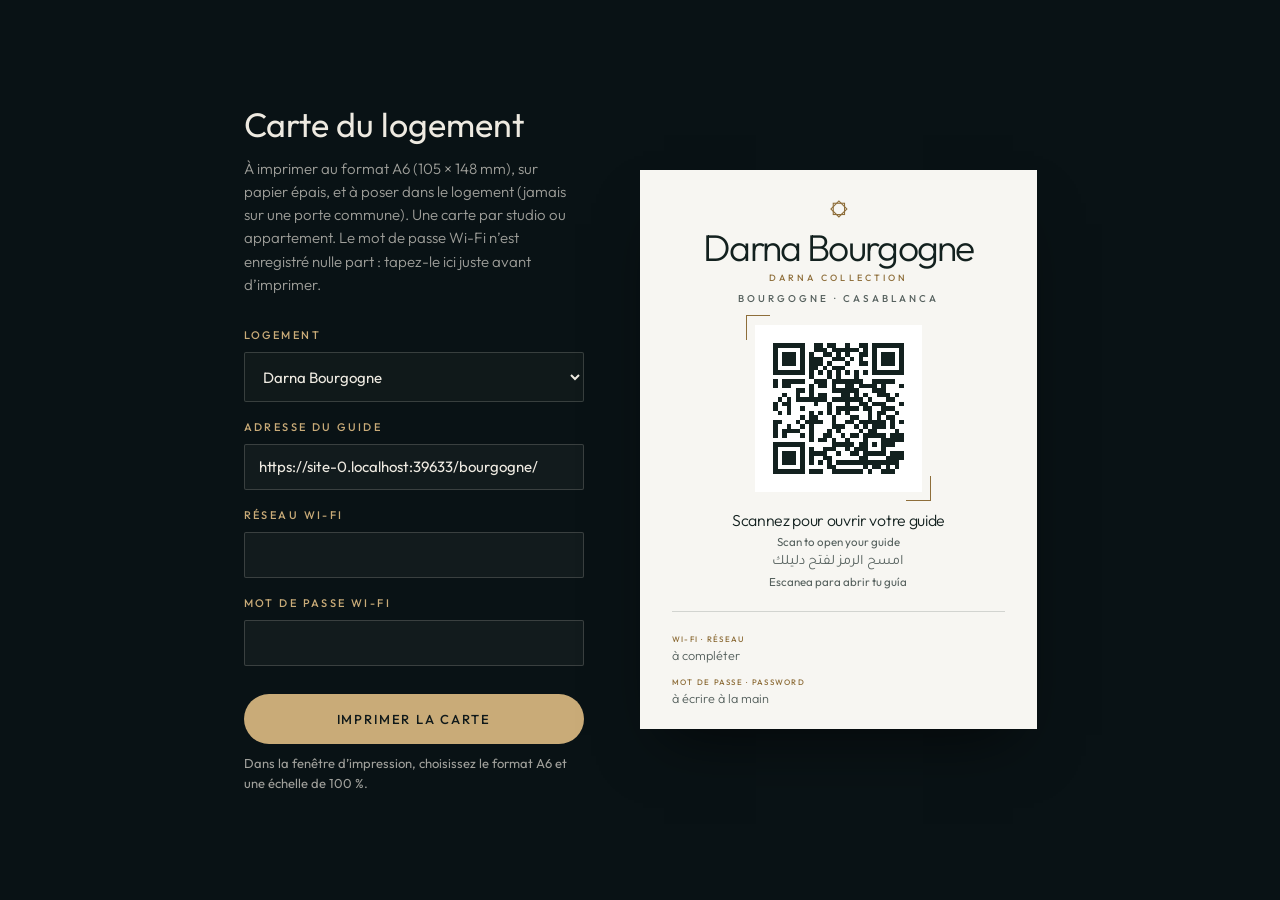
<file: card.html>
<!doctype html>
<html lang="fr">
<head>
  <meta charset="utf-8">
  <meta name="viewport" content="width=device-width, initial-scale=1">
  <title>Carte QR · Darna Collection</title>
  <meta name="robots" content="noindex, nofollow">
  <link rel="icon" href="assets/img/icon.svg" type="image/svg+xml">
  <link rel="preconnect" href="https://fonts.googleapis.com">
  <link rel="preconnect" href="https://fonts.gstatic.com" crossorigin>
  <link rel="stylesheet" href="https://fonts.googleapis.com/css2?family=Outfit:wght@200..600&family=Tajawal:wght@400;500&display=swap">
  <style>
    /* Printable A6 card for each place: guide QR code + Wi-Fi. Goes inside the place, never on a shared door. */
    :root {
      --desk: #091215;
      --on-desk: #EEEAE1;
      --on-desk-dim: rgba(238, 234, 225, .66);
      --desk-line: rgba(238, 234, 225, .18);
      --brass: #C9AB78;
      --paper: #F7F6F2;
      --ink: #13211F;
      --ink-dim: #56615E;
      --rule: rgba(19, 33, 31, .16);
      --gilt: #8E6E3A;
      --f-display: "Outfit", "Avenir Next", system-ui, sans-serif;
      --f-sans: "Outfit", "Avenir Next", system-ui, sans-serif;
      --f-ar: "Tajawal", "Noto Sans Arabic", sans-serif;
      color-scheme: dark;
    }

    * { box-sizing: border-box; }

    body {
      margin: 0;
      min-height: 100vh;
      background: var(--desk);
      color: var(--on-desk);
      font-family: var(--f-sans);
      -webkit-font-smoothing: antialiased;
    }

    .desk {
      min-height: 100vh;
      display: grid;
      grid-template-columns: minmax(0, 340px) auto;
      justify-content: center;
      align-items: center;
      gap: 56px;
      padding-block: 48px;
      padding-left: max(20px, env(safe-area-inset-left, 0px));
      padding-right: max(20px, env(safe-area-inset-right, 0px));
    }

    @media (max-width: 820px) {
      .desk { grid-template-columns: minmax(0, 1fr); justify-items: center; gap: 36px; }
    }

    /* settings */

    .controls { width: 100%; max-width: 420px; display: grid; gap: 10px; }

    .controls h1 {
      margin: 0 0 4px;
      font-family: var(--f-display);
      font-weight: 400;
      font-size: 34px;
      line-height: 1.05;
    }

    .controls p { margin: 0 0 14px; font-size: 15px; font-weight: 300; line-height: 1.55; color: var(--on-desk-dim); }

    .controls label {
      margin-top: 8px;
      font-size: 11px;
      font-weight: 500;
      letter-spacing: .22em;
      text-transform: uppercase;
      color: var(--brass);
    }

    .controls input {
      width: 100%;
      min-height: 46px;
      padding: 0 14px;
      border: 1px solid var(--desk-line);
      border-radius: 2px;
      background: rgba(238, 234, 225, .04);
      color: var(--on-desk);
      font: 400 15px/1.2 var(--f-sans);
    }

    .controls input:focus, .controls select:focus { outline: none; border-color: var(--brass); }
    .controls select { min-height: 50px; padding: 0 14px; border: 1px solid var(--desk-line); border-radius: 2px; background: #10191A; color: var(--on-desk); font: 400 15px/1.2 var(--f-sans); }

    .controls button {
      margin-top: 18px;
      min-height: 50px;
      border: 0;
      border-radius: 999px;
      background: var(--brass);
      color: #10191A;
      font: 500 13px/1 var(--f-sans);
      letter-spacing: .14em;
      text-transform: uppercase;
      cursor: pointer;
    }

    .controls button:focus-visible { outline: 1.5px solid var(--on-desk); outline-offset: 3px; }
    .controls small { font-size: 13px; line-height: 1.5; color: var(--on-desk-dim); }

    /* the card: 105 × 148 mm, every size in card-width units so print = screen */

    .card {
      container-type: inline-size;
      width: 105mm;
      max-width: 100%;
      aspect-ratio: 105 / 148;
      background: var(--paper);
      color: var(--ink);
      box-shadow: 0 30px 60px -24px rgba(0, 0, 0, .6);
      -webkit-print-color-adjust: exact;
      print-color-adjust: exact;
    }

    .card__inner {
      height: 100%;
      display: flex;
      flex-direction: column;
      align-items: center;
      padding: 6.5cqw 8cqw 6cqw;
      text-align: center;
    }

    .card__inner > * { flex-shrink: 0; }

    .card__mark { width: 6.5cqw; height: 6.5cqw; color: var(--gilt); }

    .card__brand {
      margin: 2cqw 0 0;
      font-family: var(--f-display);
      font-weight: 300;
      font-size: 9.4cqw;
      line-height: 1;
      letter-spacing: -.045em;
    }

    .card__brand em { font-style: normal; font-weight: 200; }
    .card__brand .comma { color: var(--gilt); }
    .card__by { margin: 1.4cqw 0 0; font-size: 2.3cqw; font-weight: 500; letter-spacing: .34em; text-transform: uppercase; color: var(--gilt); }

    .card__place {
      margin: 2.2cqw 0 0;
      font-size: 2.5cqw;
      font-weight: 500;
      letter-spacing: .3em;
      text-transform: uppercase;
      color: var(--ink-dim);
    }

    .card__qr {
      position: relative;
      margin-top: 5cqw;
      width: 42cqw;
      height: 42cqw;
    }

    .card__qr svg { display: block; width: 100%; height: 100%; color: var(--ink); }

    .card__qr::before,
    .card__qr::after {
      content: "";
      position: absolute;
      width: 6cqw;
      height: 6cqw;
      border: .35cqw solid var(--gilt);
    }

    .card__qr::before { top: -2.4cqw; left: -2.4cqw; border-right: 0; border-bottom: 0; }
    .card__qr::after { bottom: -2.4cqw; right: -2.4cqw; border-left: 0; border-top: 0; }

    .card__scan {
      margin: 5cqw 0 0;
      padding: 0;
      list-style: none;
      display: grid;
      gap: .9cqw;
      font-size: 2.9cqw;
      line-height: 1.25;
      color: var(--ink);
    }

    .card__scan li:first-child { font-family: var(--f-display); font-weight: 300; font-size: 4cqw; letter-spacing: -.02em; }
    .card__scan [lang="ar"] { font-family: var(--f-ar); font-size: 3.6cqw; line-height: 1.3; }
    .card__scan li:not(:first-child) { color: var(--ink-dim); }

    .card__wifi {
      margin-top: auto;
      width: 100%;
      padding-top: 3.5cqw;
      border-top: .25cqw solid var(--rule);
      display: flex;
      align-items: center;
      gap: 4cqw;
      text-align: left;
    }

    .card__wifi-text { flex: 1; min-width: 0; display: grid; gap: 1.6cqw; }

    .card__label {
      font-size: 2cqw;
      font-weight: 500;
      letter-spacing: .16em;
      text-transform: uppercase;
      white-space: nowrap;
      color: var(--gilt);
    }

    .card__value {
      display: block;
      margin-top: .5cqw;
      font-family: var(--f-display);
      font-weight: 300;
      font-size: 4.4cqw;
      line-height: 1.15;
      overflow-wrap: anywhere;
    }

    .card__value.is-empty { color: var(--ink-dim); font-size: 3.2cqw; font-weight: 300; }

    .card__wifi-qr { flex: none; width: 19cqw; margin: 0; }
    .card__wifi-qr svg { display: block; width: 100%; height: 100%; color: var(--ink); }
    .card__wifi-qr figcaption { margin-top: .6cqw; font-size: 1.9cqw; color: var(--ink-dim); text-align: center; }

    @page { size: 105mm 148mm; margin: 0; }

    @media print {
      body { background: #fff; min-height: 0; }
      .controls { display: none; }
      .desk { display: block; min-height: 0; padding: 0; }
      .card { width: 105mm; height: 148mm; box-shadow: none; }
    }
  </style>
</head>
<body>
  <main class="desk">
    <section class="controls" aria-labelledby="controls-title">
      <h1 id="controls-title">Carte du logement</h1>
      <p>À imprimer au format A6 (105 × 148 mm), sur papier épais, et à poser dans le logement (jamais sur une porte commune). Une carte par studio ou appartement. Le mot de passe Wi-Fi n’est enregistré nulle part : tapez-le ici juste avant d’imprimer.</p>

      <label for="f-stay">Logement</label>
      <select id="f-stay"></select>

      <label for="f-url">Adresse du guide</label>
      <input id="f-url" type="url" inputmode="url" spellcheck="false">

      <label for="f-net">Réseau Wi-Fi</label>
      <input id="f-net" type="text" spellcheck="false" autocomplete="off">

      <label for="f-pass">Mot de passe Wi-Fi</label>
      <input id="f-pass" type="text" spellcheck="false" autocomplete="off">

      <button id="print" type="button">Imprimer la carte</button>
      <small>Dans la fenêtre d’impression, choisissez le format A6 et une échelle de 100 %.</small>
      <small id="temp-address" hidden>Adresse provisoire (github.io) : le QR code contient l’adresse du guide. Imprimez les cartes une fois le guide passé sur son propre domaine.</small>
    </section>

    <article class="card" aria-label="Aperçu de la carte">
      <div class="card__inner">
        <svg class="card__mark" viewBox="0 0 24 24" fill="none" stroke="currentColor" stroke-width="1" aria-hidden="true"><rect x="6.75" y="6.75" width="10.5" height="10.5"/><rect x="6.75" y="6.75" width="10.5" height="10.5" transform="rotate(45 12 12)"/></svg>
        <p class="card__brand" id="v-name" dir="ltr">Darna <em>Collection</em></p>
        <p class="card__by" id="v-by" hidden>Darna Collection</p>
        <p class="card__place" id="v-place">Casablanca · Marrakech · Martil</p>

        <div class="card__qr" id="qr-guide"></div>

        <ul class="card__scan">
          <li>Scannez pour ouvrir votre guide</li>
          <li lang="en">Scan to open your guide</li>
          <li lang="ar" dir="rtl">امسح الرمز لفتح دليلك</li>
          <li lang="es">Escanea para abrir tu guía</li>
        </ul>

        <div class="card__wifi">
          <div class="card__wifi-text">
            <div><span class="card__label">Wi-Fi · Réseau</span><span class="card__value" id="v-net"></span></div>
            <div><span class="card__label">Mot de passe · Password</span><span class="card__value" id="v-pass"></span></div>
          </div>
          <figure class="card__wifi-qr" id="qr-wifi-box" hidden>
            <div id="qr-wifi"></div>
            <figcaption>Wi-Fi</figcaption>
          </figure>
        </div>
      </div>
    </article>
  </main>

  <script src="content/brand.js"></script>
  <script src="assets/vendor/qrcode.js"></script>
  <script>
    (function () {
      'use strict';
      var B = (window.CASA && window.CASA.brand) || {};
      var stays = B.stays || [];
      function byId(id) { return document.getElementById(id); }
      function isTodo(s) { return !s || /^\s*TODO/.test(s); }
      function fr(v) { return v && typeof v === 'object' ? (v.fr || v.en || '') : (v || ''); }

      if (window.qrcode && qrcode.stringToBytesFuncs && qrcode.stringToBytesFuncs['UTF-8']) {
        qrcode.stringToBytes = qrcode.stringToBytesFuncs['UTF-8'];
      }

      // The guide lives in the same folder as this card; each place has its short link <id>/
      // Always https: a card printed from an http:// page would carry an http:// QR code
      var base = /^https?:/.test(window.location.protocol) ? new URL('./', window.location.href).href.replace(/^http:\/\/(?!localhost\b|127\.0\.0\.1\b)/, 'https://') : '';
      byId('temp-address').hidden = !/\.github\.io$/i.test(window.location.hostname);
      var fields = { stay: byId('f-stay'), url: byId('f-url'), net: byId('f-net'), pass: byId('f-pass') };
      var pre = (/[?&]stay=([a-z0-9-]+)/.exec(window.location.search) || [])[1];
      fields.stay.innerHTML = stays.map(function (s) {
        return '<option value="' + s.id + '"' + (s.id === pre ? ' selected' : '') + '>' + s.name + '</option>';
      }).join('');

      function placeLine(s) {
        var city = (B.cities || []).filter(function (c) { return c.id === s.city; })[0];
        var a = fr((B.areas || {})[s.area]), c = fr(city && city.name);
        return a && a !== c ? a + ' · ' + c : c;
      }

      // Load the place's file to prefill its Wi-Fi network
      function chooseStay() {
        var s = stays.filter(function (x) { return x.id === fields.stay.value; })[0];
        if (!s) return;
        fields.url.value = base ? base + s.id + '/' : '';
        byId('v-name').textContent = s.name;
        byId('v-by').hidden = false;
        byId('v-place').textContent = placeLine(s);
        fields.net.value = '';
        fields.pass.value = '';
        var tag = document.createElement('script');
        tag.src = 'content/stays/' + s.id + '.js';
        tag.onload = function () {
          var w = ((window.CASA.stays || {})[s.id] || {}).wifi || {};
          fields.net.value = isTodo(w.network) ? '' : w.network;
          fields.pass.value = w.password || '';
          render();
        };
        document.body.appendChild(tag);
        render();
      }

      function qrSvg(text) {
        var qr = qrcode(0, 'M');
        qr.addData(text);
        qr.make();
        var n = qr.getModuleCount(), quiet = 4, size = n + quiet * 2, d = '';
        for (var r = 0; r < n; r++) {
          for (var c = 0; c < n; c++) {
            if (qr.isDark(r, c)) d += 'M' + (c + quiet) + ' ' + (r + quiet) + 'h1v1h-1z';
          }
        }
        return '<svg viewBox="0 0 ' + size + ' ' + size + '" shape-rendering="crispEdges" role="img" aria-label="QR code">' +
          '<rect width="' + size + '" height="' + size + '" fill="#fff"/><path d="' + d + '" fill="currentColor"/></svg>';
      }

      // Wi-Fi join code, understood by the iPhone and Android cameras
      function wifiCode(name, pass) {
        function e(s) { return String(s).replace(/([\\;,:"])/g, '\\$1'); }
        return 'WIFI:T:WPA;S:' + e(name) + ';P:' + e(pass) + ';;';
      }

      function setValue(el, value, empty) {
        el.textContent = value || empty;
        el.classList.toggle('is-empty', !value);
      }

      function render() {
        var url = fields.url.value.trim();
        var net = fields.net.value.trim();
        var pass = fields.pass.value;
        byId('qr-guide').innerHTML = url ? qrSvg(url) : '';
        setValue(byId('v-net'), net, 'à compléter');
        setValue(byId('v-pass'), pass, 'à écrire à la main');
        var box = byId('qr-wifi-box');
        box.hidden = !(net && pass);
        byId('qr-wifi').innerHTML = net && pass ? qrSvg(wifiCode(net, pass)) : '';
      }

      fields.stay.addEventListener('change', chooseStay);
      fields.url.addEventListener('input', render);
      fields.net.addEventListener('input', render);
      fields.pass.addEventListener('input', render);
      byId('print').addEventListener('click', function () { window.print(); });
      chooseStay();
    })();
  </script>
</body>
</html>
</file>
<file: assets/css/style.css>
/* =====================================================================
   Darna Collection — guest guide
   ===================================================================== */

:root {
  /* Layout: a fixed cinematic stage (the Casablanca film) sits under the page;
     the menu rises over it as glass tiles; each section opens as a full-height
     lime-white sheet, like a page from a hotel book. */

  /* Stage: always dark, it frames the film */
  --stage: #091215;
  --on-stage: #EEEAE1;
  --on-stage-dim: rgba(238, 234, 225, .68);
  --stage-line: rgba(238, 234, 225, .17);
  --glass: rgba(9, 18, 21, .42);
  --glass-strong: rgba(9, 18, 21, .72);
  --brass: #C9AB78;
  --on-brass: #10191A;

  /* Sheets: Casablanca, "the white house": lime-washed white and Atlantic ink */
  --paper: #F7F6F2;
  --paper-2: #EDEBE4;
  --paper-glass: rgba(247, 246, 242, .88);
  --ink: #13211F;
  --ink-dim: #56615E;
  --rule: rgba(19, 33, 31, .13);
  --atlantic: #1D4C49;
  --gilt: #7E6230;
  --sheet-scheme: light;

  /* Home menu, top bar and dock (light values; dark below). The first screen,
     over the film, stays dark in both themes. */
  --menu-bg: #F7F6F2;
  --menu-ink: #13211F;
  --menu-ink-dim: #56615E;
  --menu-line: rgba(19, 33, 31, .14);
  --menu-accent: #7E6230;
  --veil-max: .97;
  --tile-home-bg: #FFFFFF;
  --tile-home-shadow: 0 1px 2px rgba(19, 33, 31, .06), 0 14px 30px -18px rgba(19, 33, 31, .38);
  --city-shadow: 0 14px 30px -18px rgba(19, 33, 31, .5);
  --bar-solid: rgba(247, 246, 242, .84);
  --bar-ink: #13211F;
  --bar-ink-dim: #56615E;
  --bar-line: rgba(19, 33, 31, .12);
  --dock-bg: rgba(255, 255, 255, .95);
  --dock-bg-solid: rgba(255, 255, 255, .96);
  --dock-ink: #13211F;
  --dock-line: rgba(19, 33, 31, .1);
  --dock-hover: rgba(19, 33, 31, .06);
  --dock-shadow: 0 16px 36px -18px rgba(19, 33, 31, .45);
  color-scheme: light;

  /* Type: one modern geometric sans (Outfit) in light weights for the voice and
     the text; Tajawal, its Arabic counterpart, on the Arabic page */
  --f-latin: "Outfit", "Avenir Next", "Segoe UI", system-ui, sans-serif;
  --f-arabic: "Tajawal", "Noto Sans Arabic", "Geeza Pro", system-ui, sans-serif;
  --f-brand: var(--f-latin);
  --f-display: var(--f-latin);
  --f-sans: var(--f-latin);
  --track: .26em;

  --ease: cubic-bezier(.16, .84, .24, 1);
  /* Fixed colours of the light apartment buttons (they always sit on the dark stage) */
  --ivory: #F4F0E8;
  --ink-fixed: #13211F;

  /* Cards on the sheets */
  --card: #FFFFFF;
  --chip: rgba(19, 33, 31, .06);
  --shadow-card: 0 1px 2px rgba(19, 33, 31, .06), 0 10px 28px -14px rgba(19, 33, 31, .22);
  --shadow-soft: 0 1px 2px rgba(19, 33, 31, .05), 0 6px 18px -12px rgba(19, 33, 31, .2);
  --radius-lg: 28px;
  --radius-md: 22px;
  --radius-sm: 16px;
  --bar-h: 60px;

  /* Each section has its own colour (--tint, set inline on the element) */
  --tint: #1D4C49;
  --zellige: url("data:image/svg+xml,%3Csvg xmlns='http://www.w3.org/2000/svg' width='48' height='48' viewBox='0 0 48 48'%3E%3Cg fill='none' stroke='%23fff' stroke-width='1'%3E%3Crect x='14' y='14' width='20' height='20'/%3E%3Crect x='14' y='14' width='20' height='20' transform='rotate(45 24 24)'/%3E%3Cpath d='M0 0l9.9 9.9M48 0l-9.9 9.9M0 48l9.9-9.9M48 48l-9.9-9.9M24 0v9.9M24 48v-9.9M0 24h9.9M48 24h-9.9'/%3E%3C/g%3E%3C/svg%3E");

  --gutter-l: max(20px, env(safe-area-inset-left, 0px));
  --gutter-r: max(20px, env(safe-area-inset-right, 0px));
  --dock-space: calc(104px + env(safe-area-inset-bottom, 0px));
  --p: 0;
}

@media (prefers-color-scheme: dark) {
  :root:not([data-theme="light"]) {
    --paper: #0D1617;
    --paper-2: #142022;
    --paper-glass: rgba(13, 22, 23, .88);
    --ink: #ECE8DF;
    --ink-dim: #9CA6A2;
    --rule: rgba(236, 232, 223, .13);
    --atlantic: #8CC3BB;
    --gilt: #CDAF7C;
    --card: #162325;
    --chip: rgba(236, 232, 223, .08);
    --shadow-card: 0 1px 0 rgba(255, 255, 255, .04) inset, 0 10px 28px -16px rgba(0, 0, 0, .7);
    --shadow-soft: 0 1px 0 rgba(255, 255, 255, .03) inset, 0 6px 18px -12px rgba(0, 0, 0, .6);
    --sheet-scheme: dark;
    --menu-bg: #091215;
    --menu-ink: #EEEAE1;
    --menu-ink-dim: rgba(238, 234, 225, .68);
    --menu-line: rgba(238, 234, 225, .17);
    --menu-accent: #C9AB78;
    --veil-max: .6;
    --tile-home-bg: #F4F0E8;
    --tile-home-shadow: 0 1px 0 rgba(255, 255, 255, .6) inset, 0 18px 36px -22px rgba(0, 0, 0, .75);
    --city-shadow: 0 18px 36px -22px rgba(0, 0, 0, .8);
    --bar-solid: rgba(9, 18, 21, .58);
    --bar-ink: #EEEAE1;
    --bar-ink-dim: rgba(238, 234, 225, .68);
    --bar-line: rgba(238, 234, 225, .17);
    --dock-bg: rgba(9, 18, 21, .7);
    --dock-bg-solid: rgba(9, 18, 21, .92);
    --dock-ink: #EEEAE1;
    --dock-line: rgba(238, 234, 225, .17);
    --dock-hover: rgba(238, 234, 225, .08);
    --dock-shadow: 0 20px 44px -20px rgba(0, 0, 0, .7);
    color-scheme: dark;
  }
}

:root[data-theme="dark"] {
  --paper: #0D1617;
  --paper-2: #142022;
  --paper-glass: rgba(13, 22, 23, .88);
  --ink: #ECE8DF;
  --ink-dim: #9CA6A2;
  --rule: rgba(236, 232, 223, .13);
  --atlantic: #8CC3BB;
  --gilt: #CDAF7C;
  --card: #162325;
  --chip: rgba(236, 232, 223, .08);
  --shadow-card: 0 1px 0 rgba(255, 255, 255, .04) inset, 0 10px 28px -16px rgba(0, 0, 0, .7);
  --shadow-soft: 0 1px 0 rgba(255, 255, 255, .03) inset, 0 6px 18px -12px rgba(0, 0, 0, .6);
  --sheet-scheme: dark;
  --menu-bg: #091215;
  --menu-ink: #EEEAE1;
  --menu-ink-dim: rgba(238, 234, 225, .68);
  --menu-line: rgba(238, 234, 225, .17);
  --menu-accent: #C9AB78;
  --veil-max: .6;
  --tile-home-bg: #F4F0E8;
  --tile-home-shadow: 0 1px 0 rgba(255, 255, 255, .6) inset, 0 18px 36px -22px rgba(0, 0, 0, .75);
  --city-shadow: 0 18px 36px -22px rgba(0, 0, 0, .8);
  --bar-solid: rgba(9, 18, 21, .58);
  --bar-ink: #EEEAE1;
  --bar-ink-dim: rgba(238, 234, 225, .68);
  --bar-line: rgba(238, 234, 225, .17);
  --dock-bg: rgba(9, 18, 21, .7);
  --dock-bg-solid: rgba(9, 18, 21, .92);
  --dock-ink: #EEEAE1;
  --dock-line: rgba(238, 234, 225, .17);
  --dock-hover: rgba(238, 234, 225, .08);
  --dock-shadow: 0 20px 44px -20px rgba(0, 0, 0, .7);
  color-scheme: dark;
}

:root[lang="ar"] {
  --f-display: var(--f-arabic);
  --f-sans: var(--f-arabic);
  --track: 0;
}

/* Section colour used for text and icons on the pages: the colour itself on light
   paper, a lighter version of it on dark paper (declared per element so it follows --tint) */
.sheet *, .modal * { --tint-ink: var(--tint); }
@media (prefers-color-scheme: dark) {
  :root:not([data-theme="light"]) .sheet *, :root:not([data-theme="light"]) .modal * { --tint-ink: color-mix(in srgb, var(--tint) 45%, #fff); }
}
:root[data-theme="dark"] .sheet *, :root[data-theme="dark"] .modal * { --tint-ink: color-mix(in srgb, var(--tint) 45%, #fff); }

/* The coloured fill is declared where it is used, so it picks up that element's --tint */
.tile--city, .band, .art, .hostcard {
  --tint-fill: linear-gradient(150deg, color-mix(in srgb, var(--tint) 82%, #fff) 0%, var(--tint) 48%, color-mix(in srgb, var(--tint) 72%, #000) 100%);
}

/* ---------- base ---------- */

.no-js .hero__times, .no-js .theme-btn, .no-js .dock, .no-js .scroll-cue, .no-js .chooser { display: none; }

.nojs-note {
  max-width: 1080px;
  margin: 0 auto;
  padding: 22px;
  border-radius: var(--radius-md);
  background: var(--tile-home-bg);
  color: var(--ink-fixed);
  font-size: 15px;
  line-height: 1.6;
}

*, *::before, *::after { box-sizing: border-box; }

html {
  -webkit-text-size-adjust: 100%;
  text-size-adjust: 100%;
  -webkit-tap-highlight-color: transparent;
}

body {
  margin: 0;
  min-height: 100%;
  background: var(--menu-bg);
  color: var(--on-stage);
  font-family: var(--f-sans);
  font-size: 16px;
  line-height: 1.5;
  -webkit-font-smoothing: antialiased;
  -moz-osx-font-smoothing: grayscale;
  overflow-x: hidden;
}

body.is-locked { overflow: hidden; }

a { color: inherit; }
button { font: inherit; color: inherit; cursor: pointer; }
img, video { max-width: 100%; }
[hidden] { display: none !important; }

.ico { width: 1em; height: 1em; display: block; flex: none; }
[dir="rtl"] .flip-rtl { transform: scaleX(-1); }

:focus-visible { outline: 1.5px solid var(--brass); outline-offset: 3px; }
.sheet :focus-visible { outline-color: var(--atlantic); }

.eyebrow {
  margin: 0;
  display: flex;
  align-items: center;
  gap: 12px;
  font-family: var(--f-sans);
  font-size: 11.5px;
  font-weight: 500;
  line-height: 1.3;
  letter-spacing: var(--track);
  text-transform: uppercase;
}

:root[lang="ar"] .eyebrow { font-size: 13px; }

/* ---------- stage: the film ---------- */

.stage {
  position: fixed;
  inset: 0;
  z-index: 0;
  overflow: hidden;
  background: var(--stage);
}

.stage__media {
  position: absolute;
  inset: 0;
  transform: scale(calc(1.02 + var(--p) * .1));
  transform-origin: 50% 62%;
  will-change: transform;
}

.stage__video {
  position: absolute;
  inset: 0;
  width: 100%;
  height: 100%;
  object-fit: cover;
  opacity: 0;
  transition: opacity 1.8s ease;
}

.stage__poster {
  position: absolute;
  inset: 0;
  width: 100%;
  height: 100%;
  object-fit: cover;
  opacity: 0;
  transition: opacity 1.2s ease;
}

.stage.has-poster .stage__poster,
.stage.has-video .stage__video { opacity: 1; }
.stage.has-poster .scene,
.stage.has-video .scene { opacity: 0; transition: opacity 1.2s ease; }

.stage__veil {
  position: absolute;
  inset: 0;
  background: linear-gradient(180deg, rgba(9, 18, 21, .62) 0%, rgba(9, 18, 21, .08) 24%, rgba(9, 18, 21, .16) 50%, rgba(9, 18, 21, .72) 78%, rgba(9, 18, 21, .9) 100%);
}

.stage__veil::after {
  content: "";
  position: absolute;
  inset: 0;
  background: var(--menu-bg);
  opacity: calc(var(--p) * var(--veil-max));
}

.stage__grain {
  position: absolute;
  inset: 0;
  opacity: .09;
  mix-blend-mode: overlay;
  pointer-events: none;
  background-image: url("data:image/svg+xml,%3Csvg xmlns='http://www.w3.org/2000/svg' width='180' height='180'%3E%3Cfilter id='n'%3E%3CfeTurbulence type='fractalNoise' baseFrequency='.85' numOctaves='2' stitchTiles='stitch'/%3E%3C/filter%3E%3Crect width='100%25' height='100%25' filter='url(%23n)'/%3E%3C/svg%3E");
}

/* Stand-in scene until the film is added: dusk over the Atlantic, the minaret */

.scene {
  position: absolute;
  inset: 0;
  background: linear-gradient(180deg, #061013 0%, #0B1C21 28%, #183034 48%, #3F4640 58%, #8B6A4D 65.2%, #A57A55 66%);
}

.scene__glow {
  position: absolute;
  left: 30%;
  top: 66%;
  width: 150vmax;
  height: 56vmax;
  transform: translate(-50%, -50%);
  background: radial-gradient(closest-side, rgba(236, 172, 104, .5), rgba(196, 122, 80, .2) 42%, transparent 72%);
  animation: breathe 10s ease-in-out infinite alternate;
}

.scene__sun {
  position: absolute;
  left: 30%;
  top: 66%;
  width: 11vmin;
  height: 11vmin;
  border-radius: 50%;
  transform: translate(-50%, -38%);
  background: radial-gradient(circle, #F7DDB0 0%, #EBB179 52%, rgba(235, 177, 121, 0) 71%);
}

.scene__sea {
  position: absolute;
  left: 0;
  right: 0;
  top: 66%;
  bottom: 0;
  background: linear-gradient(180deg, #33403C 0%, #17231F 18%, #0C1617 60%, #081012 100%);
}

.scene__shimmer {
  position: absolute;
  left: 30%;
  top: 66.5%;
  width: 26vmin;
  height: 10%;
  transform: translateX(-50%);
  background: repeating-linear-gradient(180deg, rgba(242, 196, 140, .55) 0 1px, transparent 1px 6px);
  -webkit-mask-image: radial-gradient(closest-side, #000 20%, transparent);
  mask-image: radial-gradient(closest-side, #000 20%, transparent);
  animation: shimmer 7s ease-in-out infinite alternate;
}

.scene__mosque {
  position: absolute;
  right: 4%;
  bottom: 34%;
  height: 54vh;
  width: auto;
  max-width: none;
}

@keyframes breathe {
  from { opacity: .7; transform: translate(-50%, -50%) scale(1); }
  to { opacity: 1; transform: translate(-50%, -50%) scale(1.07); }
}

@keyframes shimmer {
  from { opacity: .35; transform: translateX(-50%) scaleX(.86); }
  to { opacity: .75; transform: translateX(-50%) scaleX(1.12); }
}

/* ---------- top bar ---------- */

.topbar {
  position: fixed;
  z-index: 30;
  top: 0;
  left: 0;
  right: 0;
  display: flex;
  align-items: center;
  justify-content: space-between;
  gap: 16px;
  padding-top: calc(10px + env(safe-area-inset-top, 0px));
  padding-bottom: 10px;
  padding-left: var(--gutter-l);
  padding-right: var(--gutter-r);
  border-bottom: 1px solid transparent;
  transition: background-color .6s ease, border-color .6s ease, -webkit-backdrop-filter .6s ease, backdrop-filter .6s ease;
}

.topbar.is-solid {
  background: var(--bar-solid);
  border-bottom-color: var(--bar-line);
  -webkit-backdrop-filter: blur(16px) saturate(1.1);
  backdrop-filter: blur(16px) saturate(1.1);
}

.brand {
  display: flex;
  align-items: center;
  gap: 12px;
  min-width: 44px;
  min-height: 44px;
  color: var(--on-stage);
  text-decoration: none;
}

.brand__mark { font-size: 22px; color: var(--brass); }

.brand__word {
  font-family: var(--f-brand);
  font-weight: 300;
  font-size: 18px;
  letter-spacing: -.01em;
  opacity: 0;
  transform: translate3d(0, 6px, 0);
  transition: opacity .6s var(--ease), transform .6s var(--ease);
}

.topbar.is-solid .brand__word { opacity: 1; transform: none; }
.topbar.is-solid .brand { color: var(--bar-ink); }
.topbar.is-solid .brand__mark { color: var(--menu-accent); }
.topbar.is-solid .langs button { color: var(--bar-ink-dim); }
.topbar.is-solid .langs button[aria-pressed="true"] { color: var(--bar-ink); }
.topbar.is-solid .theme-btn { color: var(--bar-ink); border-color: var(--bar-line); }

/* On phones the name would crowd the language and theme buttons */
@media (max-width: 480px) { .brand__word { display: none; } }

.topbar__tools { display: flex; align-items: center; gap: 6px; }

.theme-btn {
  width: 44px;
  height: 44px;
  display: grid;
  place-items: center;
  border: 1px solid var(--stage-line);
  border-radius: 50%;
  background: transparent;
  color: var(--on-stage);
  font-size: 18px;
  transition: color .3s ease, border-color .3s ease, background-color .3s ease;
}

.theme-btn:hover { background: rgba(238, 234, 225, .08); }

.langs { display: flex; align-items: center; }

.langs button {
  position: relative;
  min-width: 44px;
  min-height: 44px;
  padding: 0 6px;
  border: 0;
  background: none;
  color: var(--on-stage-dim);
  font-family: var(--f-latin);
  font-size: 12px;
  font-weight: 500;
  letter-spacing: .16em;
  transition: color .3s ease;
}

.langs button[lang="ar"] {
  font-family: var(--f-arabic);
  font-size: 15px;
  letter-spacing: 0;
}

.langs button::after {
  content: "";
  position: absolute;
  left: 50%;
  bottom: 9px;
  width: 14px;
  height: 1px;
  background: var(--brass);
  transform: translateX(-50%) scaleX(0);
  transition: transform .4s var(--ease);
}

.langs button[aria-pressed="true"] { color: var(--on-stage); }
.langs button[aria-pressed="true"]::after { transform: translateX(-50%) scaleX(1); }

/* ---------- hero ---------- */

main { position: relative; z-index: 1; }

.hero {
  position: relative;
  min-height: 100vh;
  min-height: 100svh;
  display: flex;
  flex-direction: column;
  justify-content: flex-end;
  padding-block: calc(96px + env(safe-area-inset-top, 0px)) calc(var(--dock-space) + 56px);
  padding-left: var(--gutter-l);
  padding-right: var(--gutter-r);
}

.hero__inner {
  width: 100%;
  max-width: 1180px;
  margin-inline: auto;
  opacity: calc(1 - var(--p) * 1.5);
  transform: translate3d(0, calc(var(--p) * -80px), 0);
  will-change: opacity, transform;
}

.hero__kicker { color: var(--on-stage-dim); }
.hero__kicker::before {
  content: "";
  width: 28px;
  height: 1px;
  background: var(--brass);
}

.hero__title {
  margin: 22px 0 0;
  font-family: var(--f-brand);
  font-weight: 300;
  font-size: clamp(66px, 19.5vw, 188px);
  line-height: .88;
  letter-spacing: -.045em;
  color: var(--on-stage);
}

.hero__title > span { display: block; }
.hero__title .l2 { font-weight: 200; padding-inline-start: .52em; }
.hero__title .comma { color: var(--brass); }
[dir="rtl"] .hero__title > span { text-align: right; }
[dir="rtl"] .hero__title .l2 { padding-inline-start: 0; padding-inline-end: .52em; }

.hero__tagline {
  margin: 26px 0 0;
  max-width: 30ch;
  font-size: clamp(17px, 4.4vw, 21px);
  font-weight: 300;
  line-height: 1.45;
  color: var(--on-stage-dim);
}

.hero__meta {
  margin-top: 30px;
  padding-top: 14px;
  border-top: 1px solid var(--stage-line);
  display: flex;
  flex-wrap: wrap;
  justify-content: space-between;
  gap: 8px 20px;
  font-family: var(--f-latin);
  font-size: 11.5px;
  font-weight: 500;
  letter-spacing: .18em;
  text-transform: uppercase;
  font-variant-numeric: tabular-nums;
  color: var(--on-stage-dim);
}

:root[lang="ar"] .hero__meta { letter-spacing: .04em; }
.hero__meta .clock { color: var(--on-stage); }
.hero__times { display: inline-flex; align-items: center; gap: 8px; flex-wrap: wrap; }
.sunset { display: inline-flex; align-items: center; gap: 6px; margin-inline-start: 10px; padding-inline-start: 12px; border-inline-start: 1px solid var(--stage-line); color: var(--brass); }
.sunset .ico { font-size: 15px; }
.hero__meta .clock-city { font-family: var(--f-sans); }

.scroll-cue {
  position: absolute;
  left: 50%;
  bottom: calc(var(--dock-space) - 2px);
  transform: translateX(-50%);
  display: flex;
  flex-direction: column;
  align-items: center;
  gap: 10px;
  min-width: 88px;
  color: var(--on-stage-dim);
  text-decoration: none;
  font-size: 10.5px;
  font-weight: 500;
  letter-spacing: var(--track);
  text-transform: uppercase;
  opacity: calc(1 - var(--p) * 3);
}

.scroll-cue__line {
  position: relative;
  width: 1px;
  height: 36px;
  overflow: hidden;
  background: var(--stage-line);
}

.scroll-cue__line::after {
  content: "";
  position: absolute;
  left: 0;
  top: -40%;
  width: 1px;
  height: 40%;
  background: var(--brass);
  animation: drip 2.4s var(--ease) infinite;
}

@keyframes drip {
  0% { top: -40%; }
  70%, 100% { top: 100%; }
}

/* Opening sequence: one orchestrated moment, then calm */

@keyframes enter {
  from { opacity: 0; transform: translate3d(0, 26px, 0); filter: blur(8px); }
  to { opacity: 1; transform: none; filter: blur(0); }
}

@keyframes lift {
  from { opacity: 0; transform: translate3d(0, 18px, 0); }
  to { opacity: 1; transform: none; }
}

.js .hero__kicker,
.js .hero__title > span,
.js .hero__tagline,
.js .hero__meta,
.js .scroll-cue__line,
.js .scroll-cue span:last-child,
.js .dock { opacity: 0; }

.is-ready .hero__kicker { animation: enter 1.2s var(--ease) .1s both; }
.is-ready .hero__title .l1 { animation: enter 1.5s var(--ease) .3s both; }
.is-ready .hero__title .l2 { animation: enter 1.5s var(--ease) .52s both; }
.is-ready .hero__tagline { animation: enter 1.2s var(--ease) .9s both; }
.is-ready .hero__meta { animation: enter 1.2s var(--ease) 1.1s both; }
.is-ready .scroll-cue__line,
.is-ready .scroll-cue span:last-child { animation: lift 1s var(--ease) 1.5s both; }
.is-ready .dock { animation: lift 1s var(--ease) 1.7s both; }

/* ---------- two modes: the brand's home, or one place ---------- */

/* Without a mode (no JavaScript) the home shows */
.hero__inner--stay, .change-stay { display: none; }
.mode-stay .hero__inner--stay { display: block; }
.mode-stay .hero__inner--home { display: none; }
.mode-stay .change-stay { display: block; }
/* Before a place is chosen, the dock only keeps WhatsApp, as a single button */
.mode-home .dock__btn:not(.dock__btn--main) { display: none; }
.mode-home .dock, .mode-home.on-hero body:not(.is-locked) .dock { padding: 0; border: 0; background: none; box-shadow: none; -webkit-backdrop-filter: none; backdrop-filter: none; }
.mode-home .dock__btn--main { box-shadow: 0 10px 30px rgba(0, 0, 0, .35); }
/* Réserver on the home's dock: light beside WhatsApp's brass; not on a place, nor over an open page */
.dock__btn.dock__btn--book { background: #F7F3EA; color: #10191A; }
.dock__btn.dock__btn--book:hover { background: #FFFFFF; }
.mode-stay .dock__btn--book, .is-locked .dock__btn--book { display: none; }

/* Over the film, the dock is dark glass in both themes */
.on-hero body:not(.is-locked) .dock { background: rgba(9, 18, 21, .55); border-color: var(--stage-line); --dock-ink: var(--on-stage); --dock-hover: rgba(238, 234, 225, .08); }

/* A place's name: long names get a smaller size so each line fits */
.hero__inner--stay .hero__title {
  font-size: clamp(44px, min(19.5vw, calc((100vw - var(--gutter-l) - var(--gutter-r)) / (var(--tc, 7) * .56))), 188px);
}

/* The chooser, under the brand: centred, with big buttons anyone can read and tap */
.hero__inner--home { text-align: center; }
.hero__inner--home .hero__title { text-align: center; }
[dir="rtl"] .hero__inner--home .hero__title > span { text-align: center; }
.hero__inner--home .hero__meta { justify-content: center; }

.chooser {
  width: min(100%, 440px);
  margin: 26px auto 0;
  display: grid;
  justify-items: stretch;
  gap: 12px;
  text-align: center;
}

/* The question the client asked for: clear, white, readable over the film */
.chooser__label {
  margin: 4px 0 2px;
  font-size: 19px;
  font-weight: 500;
  line-height: 1.35;
  color: var(--on-stage);
  text-shadow: 0 1px 14px rgba(9, 18, 21, .85), 0 0 2px rgba(9, 18, 21, .6);
}

.chooser .hero__tagline { order: -1; margin: 0 auto 4px; max-width: none; }
.mode-home .hero__tagline { color: rgba(238, 234, 225, .88); }
.mode-stay .hero { padding-bottom: calc(var(--dock-space) + 78px); }
.hero__tagline { text-shadow: 0 1px 14px rgba(9, 18, 21, .75); }

/* The home lists the cities in its buttons: no line above the brand */
.hero__inner--home .hero__kicker { display: none; }
.hero__inner--home .hero__title { margin-top: 0; }

/* A little more shade behind the chooser */
.mode-home .stage__veil { background: linear-gradient(180deg, rgba(9, 18, 21, .62) 0%, rgba(9, 18, 21, .14) 22%, rgba(9, 18, 21, .5) 44%, rgba(9, 18, 21, .82) 70%, rgba(9, 18, 21, .94) 100%); }

/* The brand: "Darna" large and light, "COLLECTION" small and spaced under it.
   It fits the screen's height too. */
.wordmark { font-size: clamp(64px, min(26vw, 17vh), 200px); line-height: .9; }
.wordmark .l2 {
  margin-top: .32em;
  padding-inline-start: .62em; /* balances the spacing after the last letter */
  font-size: .19em;
  font-weight: 400;
  letter-spacing: .62em;
  line-height: 1;
  text-transform: uppercase;
  color: var(--brass);
}
[dir="rtl"] .wordmark .l2 { padding-inline-start: .62em; padding-inline-end: 0; }

.chooser__chips { display: grid; gap: 10px; }

/* A city: a large light button over the film, with a clear shadow */
.city-chip {
  display: flex;
  align-items: center;
  gap: 14px;
  min-height: 72px;
  padding-block: 10px;
  padding-inline: 12px 18px;
  border-radius: 22px;
  background: rgba(250, 248, 243, .96);
  color: #10191A;
  text-decoration: none;
  text-align: start;
  box-shadow: 0 1px 0 rgba(255, 255, 255, .6) inset, 0 14px 34px -12px rgba(0, 0, 0, .75), 0 2px 8px rgba(0, 0, 0, .3);
  transition: transform .35s var(--ease), box-shadow .35s var(--ease);
}

.city-chip:hover { transform: translate3d(0, -2px, 0); }
.city-chip:active { transform: scale(.98); }
.city-chip:focus-visible { outline: 3px solid var(--brass); outline-offset: 3px; }

.city-chip__icon {
  flex: none;
  width: 50px;
  height: 50px;
  display: grid;
  place-items: center;
  border-radius: 16px;
  background: var(--tint);
  color: #fff;
  font-size: 26px;
}

.city-chip__text { flex: 1; min-width: 0; display: grid; gap: 2px; }
.city-chip__name { font-size: 21px; font-weight: 500; line-height: 1.15; letter-spacing: -.01em; }
.city-chip__n { font-size: 13.5px; color: rgba(16, 25, 26, .62); }
.city-chip__go { flex: none; width: 36px; height: 36px; display: grid; place-items: center; border-radius: 50%; background: rgba(16, 25, 26, .07); font-size: 18px; }

/* Back to the last place: the first, golden button */
.resume {
  display: flex;
  align-items: center;
  justify-content: center;
  gap: 10px;
  min-height: 60px;
  padding: 0 20px;
  border-radius: 22px;
  background: var(--brass);
  color: var(--on-brass);
  text-decoration: none;
  font-size: 17px;
  box-shadow: 0 14px 34px -12px rgba(0, 0, 0, .75);
}

.resume { flex-wrap: wrap; row-gap: 0; padding-block: 6px; text-align: center; }
.resume b { font-weight: 600; white-space: nowrap; }
.resume .ico { font-size: 19px; }

/* Find my place: a clear outlined button, below the cities */
.locate {
  display: flex;
  align-items: center;
  justify-content: center;
  gap: 10px;
  min-height: 58px;
  margin-top: 4px;
  padding: 0 20px;
  border: 1.5px solid rgba(238, 234, 225, .7);
  border-radius: 22px;
  background: rgba(9, 18, 21, .55);
  -webkit-backdrop-filter: blur(12px);
  backdrop-filter: blur(12px);
  color: #fff;
  font-size: 17px;
  font-weight: 500;
  box-shadow: 0 12px 30px -14px rgba(0, 0, 0, .8);
  transition: background-color .3s ease;
}

.locate:hover { background: rgba(9, 18, 21, .7); }
.locate .ico { font-size: 22px; color: var(--brass); }
.locate[aria-busy="true"] .ico { animation: spin 1.6s linear infinite; }
.locate__note { margin: -4px 0 0; font-size: 13px; color: var(--on-stage-dim); text-shadow: 0 1px 10px rgba(9, 18, 21, .9); }

@keyframes spin { to { transform: rotate(360deg); } }

/* In a city's page with several places: "you don't know the name of yours?" and the same button */
.locate-box { display: grid; gap: 10px; margin: 0 0 18px; padding: 18px 16px 14px; border-radius: var(--radius-md); background: var(--card); box-shadow: var(--shadow-card); text-align: center; }
.locate-box__q { margin: 0; font-size: 17px; font-weight: 500; line-height: 1.35; color: var(--ink); text-wrap: balance; }
.locate.locate--sheet {
  margin: 0;
  border: 0;
  background: var(--tint);
  -webkit-backdrop-filter: none;
  backdrop-filter: none;
  color: #fff;
  box-shadow: 0 10px 24px -14px color-mix(in srgb, var(--tint) 80%, #000);
}
.locate.locate--sheet:hover { background: color-mix(in srgb, var(--tint) 88%, #000); }
.locate.locate--sheet .ico { color: #fff; }
.locate-box__note { margin: 0; font-size: 13px; color: var(--ink-dim); }

/* On the home, the content sits in the middle of the screen, and stays fully visible while scrolling */
.mode-home .hero__inner--home { opacity: 1; transform: none; }
.mode-home .hero { justify-content: center; padding-block: calc(76px + env(safe-area-inset-top, 0px)) calc(var(--dock-space) + 20px); }
.mode-home .hero .scroll-cue { display: none; }

/* Short phones: the same screen, a little tighter, so nothing hides under the dock */
@media (max-height: 820px) {
  .mode-home .hero { padding-top: calc(66px + env(safe-area-inset-top, 0px)); }
  .wordmark { font-size: clamp(56px, min(24vw, 12.5vh), 200px); }
  .chooser { margin-top: 16px; gap: 9px; }
  .chooser__label { font-size: 18px; margin: 0; }
  .chooser__chips { gap: 8px; }
  .city-chip { min-height: 62px; padding-block: 7px; }
  .city-chip__icon { width: 44px; height: 44px; border-radius: 14px; font-size: 23px; }
  .city-chip__name { font-size: 20px; }
  .locate, .resume { min-height: 54px; }
  .hero__inner--home .hero__meta { display: none; }
}

/* Very short screens (iPhone SE with its toolbars, small Android phones) */
@media (max-height: 680px) {
  .mode-home .hero { padding-top: calc(60px + env(safe-area-inset-top, 0px)); }
  .wordmark { font-size: clamp(48px, min(22vw, 10.5vh), 200px); }
  .chooser { margin-top: 10px; gap: 7px; }
  .chooser .hero__tagline { display: none; }
  .chooser__label { font-size: 17px; }
  .chooser__chips { gap: 7px; }
  .city-chip { min-height: 54px; padding-block: 5px; gap: 12px; }
  .city-chip__icon { width: 40px; height: 40px; border-radius: 12px; font-size: 21px; }
  .city-chip__name { font-size: 19px; }
  .city-chip__n { font-size: 12.5px; }
  .city-chip__go { width: 32px; height: 32px; }
  .locate, .resume { min-height: 48px; font-size: 16px; }
  .locate__note { font-size: 12px; }
}

/* A returning guest has one more button: the clock line gives way */
@media (max-height: 900px) {
  .has-resume .hero__inner--home .hero__meta { display: none; }
}
@media (max-height: 760px) {
  .has-resume .chooser .hero__tagline, .has-resume .locate__note { display: none; }
}

/* Phones held sideways: the three cities side by side, the brand smaller */
@media (max-height: 500px) and (orientation: landscape) {
  .mode-home .hero { padding-top: calc(58px + env(safe-area-inset-top, 0px)); }
  .wordmark { font-size: clamp(40px, 13vh, 72px); }
  .chooser { width: min(100%, 720px); margin-top: 8px; gap: 8px; }
  .chooser .hero__tagline, .locate__note, .hero__inner--home .hero__meta { display: none; }
  .chooser__chips { grid-template-columns: repeat(3, minmax(0, 1fr)); gap: 8px; }
  .city-chip { min-height: 56px; padding-inline: 8px 10px; gap: 8px; }
  .city-chip__icon { width: 38px; height: 38px; border-radius: 12px; font-size: 20px; }
  .city-chip__go { display: none; }
  .city-chip__name { font-size: 17px; }
  .locate, .resume { min-height: 48px; font-size: 16px; }
  .mode-home .dock { margin-inline: 0; left: auto; right: calc(12px + env(safe-area-inset-right, 0px)); flex-direction: column; }
  [dir="rtl"].mode-home .dock { right: auto; left: calc(12px + env(safe-area-inset-left, 0px)); }
  /* The dock stands at the side, two buttons high: a free column for it */
  .mode-home .hero { padding-right: calc(var(--gutter-r) + 118px); }
  [dir="rtl"].mode-home .hero { padding-right: var(--gutter-r); padding-left: calc(var(--gutter-l) + 118px); }
  .mode-home .chooser { width: min(100%, 720px); }
  .has-resume .chooser { grid-template-columns: 1fr 1fr; }
  .has-resume .chooser > * { grid-column: 1 / -1; }
  .has-resume .chooser > .resume, .has-resume .chooser > .locate { grid-column: auto; margin-top: 0; }
}

@media (max-width: 340px) {
  .resume .ico { display: none; }
}

/* Small phones held sideways (iPhone SE: 568 × 320): the cities' names only */
@media (max-height: 500px) and (orientation: landscape) and (max-width: 700px) {
  .mode-home .city-chip__icon { display: none; }
  .mode-home .city-chip { padding-inline: 12px; justify-content: center; text-align: center; }
}

/* On a place, "Découvrir" is a real button: a pill with an arrow down */
.mode-stay .scroll-cue {
  flex-direction: row;
  gap: 8px;
  min-height: 48px;
  padding: 0 20px 0 16px;
  border: 1px solid rgba(238, 234, 225, .5);
  border-radius: 999px;
  background: rgba(9, 18, 21, .5);
  -webkit-backdrop-filter: blur(12px);
  backdrop-filter: blur(12px);
  box-shadow: 0 12px 30px -14px rgba(0, 0, 0, .8);
  color: #fff;
  font-size: 12.5px;
  bottom: calc(var(--dock-space) + 4px);
}
.mode-stay .scroll-cue__line { display: none; }
.js.mode-stay .scroll-cue { filter: opacity(0); }
.is-ready.mode-stay .scroll-cue { animation: cue-in 1s var(--ease) 1.5s both; }
.js.mode-stay .scroll-cue span:last-child { opacity: 1; animation: none; }
@keyframes cue-in { from { filter: opacity(0); translate: 0 14px; } to { filter: opacity(1); translate: 0 0; } }
.mode-stay .scroll-cue::before {
  content: "";
  width: 9px;
  height: 9px;
  margin-top: -5px;
  border-right: 1.6px solid var(--brass);
  border-bottom: 1.6px solid var(--brass);
  transform: rotate(45deg);
  animation: nudge 2.4s var(--ease) infinite;
}
@keyframes nudge { 0%, 60%, 100% { translate: 0 0; } 30% { translate: 0 4px; } }

.js .chooser { opacity: 0; }
.is-ready .chooser { animation: enter 1.2s var(--ease) .95s both; }

/* Version A of the home: the client's own sketch, white labels over the film (?look=a) */
.look-a .wordmark {
  display: inline-flex;
  gap: .3em;
  margin-top: 18px;
  padding: .16em .5em .2em;
  border-radius: .3em;
  background: #fff;
  color: #10191A;
  font-size: clamp(22px, 7.2vw, 72px);
  font-weight: 600;
  line-height: 1;
  letter-spacing: .02em;
  text-transform: uppercase;
  white-space: nowrap;
}

.look-a .wordmark > span { display: inline; margin: 0; padding: 0; font-size: 1em; font-weight: 600; letter-spacing: .02em; color: inherit; }
.look-a .chooser__chips { display: flex; flex-wrap: wrap; justify-content: center; gap: 10px; }
.look-a .city-chip { min-height: 56px; padding: 0 22px; border-radius: 999px; background: #fff; }
.look-a .city-chip__icon, .look-a .city-chip__n, .look-a .city-chip__go { display: none; }
.look-a .city-chip__name { font-size: 18px; }
.look-a .hero { justify-content: center; }
.look-a .chooser__chips { order: 1; }
.look-a .chooser__label { order: 2; justify-self: center; margin: 0; padding: 5px 12px; border-radius: 6px; background: rgba(255, 255, 255, .9); color: #10191A; font-size: 13px; font-weight: 500; text-shadow: none; }
.look-a .chooser .hero__tagline { order: 3; justify-self: center; margin: 2px 0 0; color: #fff; }
.look-a .resume { order: 4; }
.look-a .locate { order: 5; }
.look-a .locate__note { order: 6; }

/* The drawing behind the film, per city: 'atlantic' (Casablanca: ocean and minaret),
   'sea' (Martil: sea and the Rif mountains), 'plain' (Marrakech: dusk over the red city and its minaret) */
.scene__hills { display: none; position: absolute; left: 0; right: 0; bottom: 33.6%; width: 100%; height: 13vh; }
.stage[data-scene="sea"] .scene__mosque { display: none; }
.stage[data-scene="sea"] .scene__hills { display: block; }
.stage[data-scene="sea"] .scene__sun, .stage[data-scene="sea"] .scene__glow, .stage[data-scene="sea"] .scene__shimmer { left: 62%; }
.stage[data-scene="plain"] .scene__shimmer { display: none; }
.stage[data-scene="plain"] .scene { background: linear-gradient(180deg, #08100F 0%, #1A1E1C 28%, #4A3328 50%, #9C5B3C 61%, #C98552 66%); }
.stage[data-scene="plain"] .scene__sea { background: linear-gradient(180deg, #3A2219 0%, #24150F 22%, #140C09 70%, #0C0806 100%); }
.stage[data-scene="plain"] .scene__glow { background: radial-gradient(closest-side, rgba(236, 140, 84, .55), rgba(196, 96, 60, .22) 42%, transparent 72%); }

/* Without a film, the page fully covers the drawing as it scrolls */
.stage:not(.has-video):not(.has-poster) .stage__veil::after { opacity: calc(var(--p) * .97); }


/* ---------- menu: two groups of big rounded buttons ---------- */

.menu {
  position: relative;
  color: var(--menu-ink);
  padding-block: 12vh var(--dock-space);
  padding-left: var(--gutter-l);
  padding-right: var(--gutter-r);
}

.groups,
.sign {
  width: 100%;
  max-width: 1080px;
  margin-inline: auto;
}

.groups { display: grid; gap: 64px; }

.group__head { display: grid; gap: 12px; margin-bottom: 22px; }
.group__head .eyebrow { color: var(--menu-accent); }

.group__title {
  margin: 0;
  max-width: 16ch;
  font-family: var(--f-display);
  font-weight: 400;
  font-size: clamp(34px, 8.6vw, 60px);
  line-height: 1.02;
  letter-spacing: -.03em;
  text-wrap: balance;
}

:root[lang="ar"] .group__title { line-height: 1.3; letter-spacing: 0; }

.host-line {
  margin: 4px 0 0;
  display: flex;
  align-items: center;
  gap: 14px;
  max-width: 44ch;
  font-size: 15.5px;
  font-weight: 300;
  line-height: 1.5;
  color: var(--menu-ink-dim);
}

.avatar {
  flex: none;
  width: 44px;
  height: 44px;
  display: grid;
  place-items: center;
  border-radius: 50%;
  background: var(--brass);
  color: var(--on-brass);
  font-family: var(--f-latin);
  font-size: 21px;
  line-height: 1;
}

.btns {
  display: grid;
  grid-template-columns: repeat(2, minmax(0, 1fr));
  gap: 12px;
}

@media (min-width: 720px) {
  .btns--home { grid-template-columns: repeat(3, minmax(0, 1fr)); gap: 14px; }
  .btns--city { grid-template-columns: repeat(4, minmax(0, 1fr)); gap: 14px; }
}

.tile {
  position: relative;
  min-width: 0;
  min-height: 136px;
  display: flex;
  flex-direction: column;
  justify-content: space-between;
  gap: 18px;
  padding: 16px 16px 18px;
  overflow: hidden;
  border-radius: var(--radius-lg);
  text-decoration: none;
  isolation: isolate;
  transition: transform .45s var(--ease), box-shadow .45s var(--ease), opacity 1.1s var(--ease);
}

.tile--wide { grid-column: span 2; min-height: 150px; }

@media (min-width: 720px) {
  .tile { min-height: 164px; padding: 20px 20px 22px; }
  .tile--wide { min-height: 164px; }
}

/* apartment: light buttons */

.tile--home {
  background: var(--tile-home-bg);
  color: var(--ink-fixed);
  box-shadow: var(--tile-home-shadow);
}

.tile--home .tile__icon {
  width: 50px;
  height: 50px;
  display: grid;
  place-items: center;
  border-radius: 50%;
  background: color-mix(in srgb, var(--tint) 13%, transparent);
  color: var(--tint);
  font-size: 25px;
}

/* city: coloured buttons with a zellige pattern */

.tile--city {
  color: #fff;
  background: var(--tint-fill);
  box-shadow: 0 1px 0 rgba(255, 255, 255, .14) inset, var(--city-shadow);
}

.tile--city::before {
  content: "";
  position: absolute;
  inset: 0;
  z-index: -1;
  background-image: var(--zellige);
  background-size: 44px 44px;
  opacity: .16;
  -webkit-mask-image: radial-gradient(120% 90% at 100% 0%, #000 10%, transparent 70%);
  mask-image: radial-gradient(120% 90% at 100% 0%, #000 10%, transparent 70%);
}

[dir="rtl"] .tile--city::before {
  -webkit-mask-image: radial-gradient(120% 90% at 0% 0%, #000 10%, transparent 70%);
  mask-image: radial-gradient(120% 90% at 0% 0%, #000 10%, transparent 70%);
}

.tile--city .tile__icon {
  width: 50px;
  height: 50px;
  display: grid;
  place-items: center;
  border-radius: 50%;
  background: rgba(255, 255, 255, .16);
  font-size: 25px;
}

.tile__art {
  position: absolute;
  z-index: -1;
  inset-inline-end: -16px;
  bottom: -20px;
  font-size: 118px;
  color: rgba(255, 255, 255, .15);
  pointer-events: none;
}

.tile__art .ico { stroke-width: .75; }
.tile--wide .tile__art { font-size: 168px; inset-inline-end: 6px; bottom: -34px; }

.tile__text { display: grid; gap: 3px; min-width: 0; }

.tile__label {
  font-family: var(--f-sans);
  font-size: 17px;
  font-weight: 500;
  line-height: 1.2;
  letter-spacing: .005em;
}

.tile--wide .tile__label { font-family: var(--f-display); font-weight: 400; font-size: 26px; letter-spacing: -.03em; }
:root[lang="ar"] .tile--wide .tile__label { font-size: 27px; }
.tile--wide.tile--photo .tile__label { font-weight: 500; }

.tile__data {
  font-size: 13px;
  line-height: 1.3;
  opacity: .72;
}

.tile--city .tile__data { opacity: 1; }

.tile__data {
  font-variant-numeric: tabular-nums;
  overflow-wrap: anywhere;
}

.tile:hover { transform: translate3d(0, -3px, 0); }
.tile:active { transform: scale(.97); }
.tile:focus-visible { outline-offset: 4px; }

.sign {
  margin-top: 72px;
  padding-top: 26px;
  border-top: 1px solid var(--menu-line);
  display: grid;
  gap: 12px;
}

.sign blockquote {
  margin: 0;
  max-width: 30ch;
  font-family: var(--f-display);
  font-weight: 300;
  font-size: clamp(20px, 5vw, 26px);
  line-height: 1.35;
}

.sign figcaption { color: var(--menu-ink-dim); }
.sign figcaption b { color: var(--menu-ink); font-weight: 500; }

.credit {
  width: 100%;
  max-width: 1080px;
  margin: 18px auto 0;
  color: var(--menu-ink-dim);
}

.credit a {
  display: inline-flex;
  align-items: center;
  min-height: 44px;
  padding-inline: 4px;
  color: inherit;
  text-transform: none;
  letter-spacing: .04em;
  text-decoration: underline;
  text-decoration-color: var(--menu-line);
  text-underline-offset: 4px;
}

/* reveal (only when JavaScript runs) */

.js .reveal {
  opacity: 0;
  transform: translate3d(0, 26px, 0);
  transition: opacity 1s var(--ease), transform 1s var(--ease), box-shadow .45s var(--ease);
  transition-delay: calc(var(--i, 0) * 50ms), calc(var(--i, 0) * 50ms), 0s;
}

.js .reveal.is-in { opacity: 1; transform: none; }
.js .tile.reveal.is-in:hover { transform: translate3d(0, -3px, 0); transition-delay: 0s; }
.js .tile.reveal.is-in:active { transform: scale(.97); transition-delay: 0s; }

/* ---------- the places (home) ---------- */

.city-block { display: grid; gap: 14px; margin-top: 34px; }

.city-block__title {
  margin: 0;
  display: flex;
  align-items: center;
  gap: 12px;
  color: var(--menu-ink);
  font-family: var(--f-display);
  font-size: 23px;
  font-weight: 400;
  letter-spacing: -.02em;
}

.city-block__title .icircle { width: 42px; height: 42px; font-size: 21px; color: var(--tint); }
.city-block__n { margin-inline-start: auto; color: var(--menu-ink-dim); font-family: var(--f-sans); font-size: 11.5px; font-weight: 500; letter-spacing: .14em; text-transform: uppercase; }
:root[lang="ar"] .city-block__n { letter-spacing: 0; font-size: 13px; }

.scards { display: grid; grid-template-columns: repeat(auto-fill, minmax(min(100%, 300px), 1fr)); gap: 12px; }

.scard { position: relative; min-width: 0; display: flex; flex-direction: column; overflow: hidden; border-radius: var(--radius-md); box-shadow: var(--tile-home-shadow); }

.scard__link {
  flex: 1;
  min-width: 0;
  min-height: 118px;
  display: grid;
  grid-template-columns: 104px minmax(0, 1fr) auto;
  align-items: center;
  overflow: hidden;
  background: var(--tile-home-bg);
  color: var(--ink-fixed);
  text-decoration: none;
  transition: background-color .3s ease;
}

.scard__link:active { background: color-mix(in srgb, var(--tile-home-bg) 92%, #000); }
.scard .art { align-self: stretch; font-size: 42px; }
.scard .vcard__badge { top: 8px; bottom: auto; inset-inline-start: 8px; padding: 4px 8px; font-size: 10.5px; }
.scard__body { display: grid; gap: 4px; padding: 14px 6px 14px 16px; min-width: 0; }
[dir="rtl"] .scard__body { padding: 14px 16px 14px 6px; }
.scard__name { font-family: var(--f-display); font-size: 19px; font-weight: 500; line-height: 1.15; letter-spacing: -.02em; }
[dir="rtl"] .scard__name { text-align: right; } /* a Latin name (dir=ltr), on the side of its photo */
.scard__place { font-size: 12.5px; color: rgba(19, 33, 31, .66); }
.facts { display: flex; flex-wrap: wrap; gap: 4px 12px; margin-top: 4px; }
.fact { display: inline-flex; align-items: center; gap: 5px; font-size: 12px; color: rgba(19, 33, 31, .72); }
.fact .ico { font-size: 15px; color: var(--tint); }
.scard__go { padding-inline-end: 16px; color: rgba(19, 33, 31, .45); font-size: 18px; }
.scard.is-nearest { box-shadow: 0 0 0 2px var(--brass), var(--tile-home-shadow); }

/* Réserver, under each place's card: where to book it */
.scard__book {
  display: flex;
  align-items: center;
  justify-content: center;
  gap: 8px;
  min-height: 46px;
  background: var(--brass);
  color: var(--on-brass);
  text-decoration: none;
  font-size: 15px;
  font-weight: 500;
}
.scard__book .ico { font-size: 18px; }
.scard__book:active { background: #D6BA8A; }
/* The card clips what is outside it (its rounded corners): the focus ring is drawn inside */
.scard__link:focus-visible, .scard__book:focus-visible { outline-offset: -3px; }
.scard__book:focus-visible { outline-color: var(--on-brass); }
.scard__near { display: inline-flex; align-items: center; gap: 5px; color: #7E6230; font-size: 11px; font-weight: 600; letter-spacing: .08em; text-transform: uppercase; }
.scard__near .ico { font-size: 13px; }
:root[lang="ar"] .scard__near { letter-spacing: 0; font-size: 12.5px; }

/* In a city's page the cards follow the page's colours */
.scards--sheet { grid-template-columns: 1fr; }
.sheet .scard__link { background: var(--card); color: var(--ink); box-shadow: var(--shadow-card); }
.sheet .scard__link:active { background: color-mix(in srgb, var(--card) 92%, var(--ink)); }
.sheet .scard__place, .sheet .fact { color: var(--ink-dim); }
.sheet .fact .ico { color: var(--tint-ink); }
.sheet .scard__go { color: var(--ink-dim); }

.change-stay { width: 100%; max-width: 1080px; margin: 30px auto 0; }

.change-stay a {
  display: inline-flex;
  align-items: center;
  gap: 10px;
  min-height: 46px;
  padding: 0 18px;
  border: 1px solid var(--menu-line);
  border-radius: 999px;
  color: var(--menu-ink);
  font-size: 15px;
  text-decoration: none;
}

.change-stay .ico { font-size: 18px; color: var(--menu-accent); }

/* ---------- dock ---------- */

.dock {
  position: fixed;
  z-index: 50;
  left: 0;
  right: 0;
  bottom: calc(14px + env(safe-area-inset-bottom, 0px));
  width: max-content;
  max-width: calc(100% - 24px);
  margin-inline: auto;
  display: flex;
  align-items: stretch;
  gap: 4px;
  padding: 6px;
  background: var(--dock-bg);
  border: 1px solid var(--dock-line);
  border-radius: 999px;
  -webkit-backdrop-filter: blur(20px) saturate(1.2);
  backdrop-filter: blur(20px) saturate(1.2);
  box-shadow: var(--dock-shadow);
}

.is-locked .dock { background: var(--dock-bg-solid); }
.has-modal .dock { visibility: hidden; }

.dock__btn {
  position: relative;
  min-width: 84px;
  min-height: 52px;
  display: flex;
  flex-direction: column;
  align-items: center;
  justify-content: center;
  gap: 4px;
  padding: 6px 14px;
  border-radius: 999px;
  color: var(--dock-ink);
  text-decoration: none;
  font-size: 11.5px;
  font-weight: 400;
  letter-spacing: .03em;
  line-height: 1.1;
  white-space: nowrap;
  transition: background-color .3s ease;
}

.dock__btn .ico { font-size: 21px; }
.dock__btn:hover { background: var(--dock-hover); }

.dock__btn--main {
  background: var(--brass);
  color: var(--on-brass);
  font-weight: 500;
}

.dock__btn--main:hover { background: #D6BA8A; }

.dock__badge {
  position: absolute;
  top: 4px;
  inset-inline-end: 18px;
  min-width: 17px;
  height: 17px;
  padding: 0 4px;
  border-radius: 999px;
  background: var(--brass);
  color: var(--on-brass);
  font-size: 10px;
  font-weight: 500;
  line-height: 17px;
  text-align: center;
  font-variant-numeric: tabular-nums;
}

/* ---------- sheet: one page per button ---------- */

.sheet {
  position: fixed;
  inset: 0;
  z-index: 40;
  background: var(--paper);
  color: var(--ink);
  color-scheme: var(--sheet-scheme);
  transform: translate3d(0, 100%, 0);
  transition: transform .75s var(--ease);
  box-shadow: 0 -30px 60px -30px rgba(0, 0, 0, .5);
}

.sheet.is-open { transform: none; }
.sheet:focus, .modal__panel:focus { outline: none; }

.sheet__scroll {
  height: 100%;
  overflow-x: hidden;
  overflow-y: auto;
  overscroll-behavior: contain;
  -webkit-overflow-scrolling: touch;
}

.sheet__bar {
  position: sticky;
  top: 0;
  z-index: 3;
  height: calc(var(--bar-h) + env(safe-area-inset-top, 0px));
  display: grid;
  grid-template-columns: 44px minmax(0, 1fr) 44px;
  align-items: end;
  gap: 8px;
  padding-top: env(safe-area-inset-top, 0px);
  padding-bottom: 8px;
  padding-left: var(--gutter-l);
  padding-right: var(--gutter-r);
  border-bottom: 1px solid transparent;
  transition: background-color .3s ease, border-color .3s ease;
}

.sheet__bar.is-stuck {
  background: var(--paper-glass);
  border-bottom-color: var(--rule);
  -webkit-backdrop-filter: blur(14px);
  backdrop-filter: blur(14px);
}

.icon-btn {
  width: 44px;
  height: 44px;
  display: grid;
  place-items: center;
  border: 0;
  border-radius: 50%;
  background: rgba(255, 255, 255, .2);
  color: #fff;
  font-size: 19px;
  -webkit-backdrop-filter: blur(10px);
  backdrop-filter: blur(10px);
  transition: background-color .3s ease, color .3s ease;
}

.sheet__bar.is-stuck .icon-btn { background: var(--chip); color: var(--ink); }

.sheet__bar-title {
  margin: 0;
  align-self: center;
  text-align: center;
  font-family: var(--f-display);
  font-size: 18px;
  line-height: 1.2;
  white-space: nowrap;
  overflow: hidden;
  text-overflow: ellipsis;
  opacity: 0;
  transform: translate3d(0, 6px, 0);
  transition: opacity .35s ease, transform .35s var(--ease);
}

.sheet__bar.is-stuck .sheet__bar-title { opacity: 1; transform: none; }

/* coloured header band */

.band {
  --band-top: calc(var(--bar-h) + env(safe-area-inset-top, 0px));
  position: relative;
  margin-top: calc(-1 * var(--band-top));
  min-height: calc(var(--band-top) + 190px);
  display: flex;
  align-items: flex-end;
  overflow: hidden;
  isolation: isolate;
  padding-block: calc(var(--band-top) + 24px) 30px;
  padding-left: var(--gutter-l);
  padding-right: var(--gutter-r);
  background: var(--tint-fill);
  color: #fff;
}

.band::before {
  content: "";
  position: absolute;
  inset: 0;
  z-index: -1;
  background-image: var(--zellige);
  background-size: 56px 56px;
  opacity: .14;
  -webkit-mask-image: linear-gradient(200deg, #000 15%, transparent 75%);
  mask-image: linear-gradient(200deg, #000 15%, transparent 75%);
}

.band__art {
  position: absolute;
  z-index: -1;
  inset-inline-end: -24px;
  bottom: -40px;
  font-size: 230px;
  color: rgba(255, 255, 255, .16);
}

.band__art .ico { stroke-width: .55; }

.band__text { width: 100%; max-width: 720px; margin-inline: auto; display: grid; gap: 10px; }
.band .eyebrow { color: rgba(255, 255, 255, .92); }

.band__title {
  margin: 0;
  font-family: var(--f-display);
  font-weight: 400;
  font-size: clamp(42px, 11.5vw, 72px);
  line-height: .98;
  letter-spacing: -.03em;
  text-wrap: balance;
}

:root[lang="ar"] .band__title { line-height: 1.25; letter-spacing: 0; }

.band__meta { display: flex; flex-wrap: wrap; gap: 8px; margin-top: 6px; }

.band .pill { background: rgba(255, 255, 255, .16); color: #fff; }
.band .pill .ico { color: #fff; }

.sheet__body {
  width: 100%;
  max-width: 720px;
  margin-inline: auto;
  display: grid;
  gap: 18px;
  padding-block: 22px var(--dock-space);
  padding-left: var(--gutter-l);
  padding-right: var(--gutter-r);
}

.sheet__body > * { min-width: 0; }

@keyframes rise {
  from { opacity: 0; transform: translate3d(0, 18px, 0); }
  to { opacity: 1; transform: none; }
}

.sheet.is-open .rise { animation: rise .8s var(--ease) both; animation-delay: calc(.15s + var(--i, 0) * 45ms); }

.s-sub {
  margin: 18px 0 0;
  font-family: var(--f-display);
  font-weight: 400;
  font-size: 26px;
  line-height: 1.15;
  letter-spacing: -.03em;
}

/* Réserver: each place, its booking sites and the host in direct */
.s-lead { margin: 0; max-width: 46ch; color: var(--ink-dim); line-height: 1.55; }
.bcards { display: grid; grid-template-columns: repeat(auto-fill, minmax(min(100%, 330px), 1fr)); gap: 12px; margin-top: 12px; }
.bcard { display: grid; gap: 12px; padding: 12px; border-radius: var(--radius-md); background: var(--card); color: var(--ink); box-shadow: var(--shadow-card); scroll-margin: 90px; }
.bcard.is-target { box-shadow: 0 0 0 2px var(--brass), var(--shadow-card); }
.bcard__head { display: grid; grid-template-columns: 72px minmax(0, 1fr); align-items: center; gap: 14px; }
.bcard__head .art { width: 72px; height: 72px; border-radius: 16px; font-size: 32px; }
.bcard__text { display: grid; gap: 3px; min-width: 0; }
.bcard__text .scard__place { color: var(--ink-dim); }
.bcard__sites { display: grid; grid-template-columns: repeat(auto-fill, minmax(140px, 1fr)); gap: 8px; }
.bsite {
  display: flex;
  align-items: center;
  justify-content: space-between;
  gap: 8px;
  min-height: 50px;
  padding: 0 16px;
  border-radius: 14px;
  background: var(--chip);
  color: var(--ink);
  text-decoration: none;
  font-size: 15.5px;
  font-weight: 500;
}
.bsite .ico { font-size: 17px; opacity: .6; }
.bsite--direct { grid-column: 1 / -1; justify-content: center; background: var(--brass); color: var(--on-brass); }
.bsite--direct .ico { opacity: 1; font-size: 19px; }
.bsite:active { transform: scale(.97); }

/* shared pieces */

.pills { display: flex; flex-wrap: wrap; gap: 8px; }

.pill {
  display: inline-flex;
  align-items: center;
  gap: 7px;
  min-height: 34px;
  padding: 0 13px;
  border-radius: 999px;
  background: var(--chip);
  color: var(--ink);
  font-size: 13.5px;
  line-height: 1.2;
  font-variant-numeric: tabular-nums;
  white-space: nowrap;
}

.pill .ico { font-size: 15px; color: var(--gilt); }
.pill--near { background: color-mix(in srgb, var(--atlantic) 12%, transparent); color: var(--atlantic); }
.pill--near .ico { color: var(--atlantic); }

.budget { display: inline-flex; gap: 5px; align-items: center; }
.budget i { width: 7px; height: 7px; transform: rotate(45deg); border: 1px solid var(--gilt); }
.budget i.on { background: var(--gilt); }

.chips { display: flex; gap: 8px; overflow-x: auto; scrollbar-width: none; padding-bottom: 2px; }
.chips::-webkit-scrollbar { display: none; }

.chip {
  flex: none;
  min-height: 44px;
  padding: 0 18px;
  border: 0;
  border-radius: 999px;
  background: var(--chip);
  color: var(--ink);
  font-size: 14px;
  transition: background-color .3s ease, color .3s ease;
}

.chip[aria-pressed="true"] { background: var(--ink); color: var(--paper); }

.btn {
  display: inline-flex;
  align-items: center;
  justify-content: center;
  gap: 10px;
  min-height: 52px;
  padding: 0 22px;
  border: 0;
  border-radius: 999px;
  background: var(--chip);
  color: var(--ink);
  text-decoration: none;
  font-size: 15px;
  font-weight: 500;
  transition: background-color .3s ease, color .3s ease, transform .3s var(--ease);
}

.btn .ico { font-size: 19px; }
.btn:active { transform: scale(.97); }
.btn--go { background: var(--tint, var(--ink)); color: #fff; }
.btn--go:hover { filter: brightness(1.08); }
.btn--dark { background: var(--ink); color: var(--paper); }
.btn--wide { width: 100%; }

.fav {
  flex: none;
  width: 52px;
  height: 52px;
  display: grid;
  place-items: center;
  border: 0;
  border-radius: 50%;
  background: var(--chip);
  color: var(--ink);
  font-size: 21px;
  transition: color .3s ease, transform .35s var(--ease);
}

.fav[aria-pressed="true"] { color: var(--gilt); }
.fav[aria-pressed="true"] .ico { fill: currentColor; }
.fav:active { transform: scale(.88); }

.todo {
  display: inline-block;
  padding: 3px 9px;
  border: 1px dashed var(--gilt);
  border-radius: 999px;
  color: var(--gilt);
  font-family: var(--f-sans);
  font-style: normal;
  font-size: 10.5px;
  font-weight: 500;
  letter-spacing: .12em;
  line-height: 1.4;
  text-transform: uppercase;
  vertical-align: middle;
  white-space: nowrap;
}

:root[lang="ar"] .todo { font-size: 12px; letter-spacing: 0; }

.copy-pill {
  flex: none;
  display: inline-flex;
  align-items: center;
  gap: 7px;
  min-height: 44px;
  padding: 0 14px;
  border: 0;
  border-radius: 999px;
  background: var(--chip);
  color: var(--ink);
  font-size: 13.5px;
}

.copy-pill .ico { font-size: 16px; }

/* visual cards */

.cards { display: grid; grid-template-columns: repeat(2, minmax(0, 1fr)); gap: 12px; }
@media (min-width: 620px) { .cards { grid-template-columns: repeat(3, minmax(0, 1fr)); gap: 16px; } }

.vcard { position: relative; min-width: 0; display: flex; }

.vcard__link {
  flex: 1;
  min-width: 0;
  display: flex;
  flex-direction: column;
  overflow: hidden;
  border-radius: var(--radius-md);
  background: var(--card);
  color: var(--ink);
  text-decoration: none;
  box-shadow: var(--shadow-card);
  transition: transform .4s var(--ease);
}

.vcard__link:active { transform: scale(.97); }

.art {
  position: relative;
  display: grid;
  place-items: center;
  overflow: hidden;
  isolation: isolate;
  background: var(--tint-fill);
  color: #fff;
}

.art::before {
  content: "";
  position: absolute;
  inset: 0;
  z-index: -1;
  background-image: var(--zellige);
  background-size: 38px 38px;
  opacity: .14;
}

.art img { position: absolute; inset: 0; z-index: 0; width: 100%; height: 100%; object-fit: cover; }
.art .ico { stroke-width: .9; }

.vcard .art { aspect-ratio: 1 / .8; font-size: 50px; }

.vcard__badge {
  position: absolute;
  z-index: 1;
  bottom: 10px;
  inset-inline-start: 10px;
  display: inline-flex;
  align-items: center;
  gap: 5px;
  padding: 5px 9px;
  border-radius: 999px;
  background: rgba(0, 0, 0, .26);
  color: #fff;
  font-size: 11.5px;
  font-weight: 500;
  -webkit-backdrop-filter: blur(8px);
  backdrop-filter: blur(8px);
}

.vcard__badge .ico { font-size: 13px; stroke-width: 1.6; }
.art--photo .vcard__badge { background: rgba(0, 0, 0, .62); text-shadow: 0 1px 2px rgba(0, 0, 0, .5); }

/* A stand-in photo (a dish for a restaurant) says so on the card */
.ph-tag {
  position: absolute;
  z-index: 1;
  top: 10px;
  inset-inline-start: 10px;
  padding: 3px 8px;
  border-radius: 999px;
  background: rgba(0, 0, 0, .62);
  color: #fff;
  font-size: 10.5px;
  font-weight: 500;
  letter-spacing: .02em;
}

.vcard__body { display: grid; gap: 4px; padding: 12px 14px 16px; }

.vcard__name {
  font-family: var(--f-display);
  font-weight: 600;
  font-size: 16px;
  line-height: 1.2;
  letter-spacing: -.01em;
}

:root[lang="ar"] .vcard__name { font-weight: 700; font-size: 17px; line-height: 1.35; letter-spacing: 0; }

.vcard__short { font-size: 13px; line-height: 1.35; color: var(--ink-dim); }
.vcard__name, .itile__key, .itile__title, .toast, .d-title { text-wrap: pretty; }

.vcard .fav {
  position: absolute;
  z-index: 2;
  top: 6px;
  inset-inline-end: 6px;
  width: 44px;
  height: 44px;
  font-size: 18px;
  background: rgba(255, 255, 255, .9);
  color: #13211F;
}

.vcard .fav[aria-pressed="true"] { color: #8E6E3A; }

.vcard--note .art { background: var(--paper-2); color: var(--tint-ink); }
.vcard--note .art::before { opacity: .5; filter: invert(1) opacity(.25); }

.vcard--soon .vcard__link { box-shadow: none; border: 1.5px dashed color-mix(in srgb, var(--tint) 55%, transparent); background: transparent; }
.vcard--soon .art { background: color-mix(in srgb, var(--tint) 10%, transparent); color: var(--tint-ink); }
.vcard--soon .vcard__body { justify-items: start; }

/* detail sheet (opens over a page) */

.modal {
  position: fixed;
  inset: 0;
  z-index: 60;
  display: flex;
  align-items: flex-end;
  justify-content: center;
}

/* Tapping the dimmed page closes the card (its own listener in app.js; the pointer says so too) */
.modal__scrim {
  position: absolute;
  inset: 0;
  background: rgba(5, 10, 12, .55);
  opacity: 0;
  cursor: pointer;
  transition: opacity .45s ease;
}

.modal.is-open .modal__scrim { opacity: 1; }

.modal__panel {
  position: relative;
  width: 100%;
  max-width: 620px;
  max-height: calc(100% - 28px - env(safe-area-inset-top, 0px));
  overflow-x: hidden;
  overflow-y: auto;
  overscroll-behavior: contain;
  border-radius: 30px 30px 0 0;
  background: var(--paper);
  color: var(--ink);
  color-scheme: var(--sheet-scheme);
  transform: translate3d(0, 100%, 0);
  transition: transform .55s var(--ease);
  box-shadow: 0 -20px 60px -20px rgba(0, 0, 0, .6);
}

.modal.is-open .modal__panel { transform: translate3d(0, var(--drag, 0px), 0); }
.modal.is-dragging .modal__panel { transition: none; }

@media (min-width: 720px) {
  .modal { align-items: center; }
  .modal__panel { border-radius: 30px; max-height: 88vh; }
}

.modal__grip {
  position: absolute;
  z-index: 3;
  top: 9px;
  left: 50%;
  width: 42px;
  height: 5px;
  transform: translateX(-50%);
  border-radius: 999px;
  background: rgba(255, 255, 255, .65);
}

.modal__close {
  position: absolute;
  z-index: 3;
  top: 14px;
  inset-inline-end: 14px;
  width: 44px;
  height: 44px;
  display: grid;
  place-items: center;
  border: 0;
  border-radius: 50%;
  background: rgba(255, 255, 255, .9);
  color: #13211F;
  font-size: 18px;
}

.d-art { aspect-ratio: 16 / 9; font-size: 92px; }
.d-art .ico { stroke-width: .7; }

/* ---------- photos (content/photos.js) ---------- */

/* In a card or a detail: the picture fills the coloured square */
.art--photo { background: color-mix(in srgb, var(--tint) 30%, var(--paper-2)); }
.art--photo::before { display: none; }
figure.art { margin: 0; }
.d-art.art--photo { aspect-ratio: 4 / 3; }
@media (min-width: 620px) { .d-art.art--photo { aspect-ratio: 16 / 10; } }

/* Who took it, under which licence: small, over a soft shade at the bottom */
.ph-credit {
  position: absolute;
  z-index: 1;
  left: 0;
  right: 0;
  bottom: 0;
  padding: 0 12px;
  background: linear-gradient(180deg, transparent, rgba(0, 0, 0, .5) 45%, rgba(0, 0, 0, .74));
  font-size: 11.5px;
  text-shadow: 0 1px 2px rgba(0, 0, 0, .7);
  line-height: 1.3;
  text-align: end;
  color: #fff;
}
/* One line on the photo (the credits page shows it in full), a 44 px tap area */
.ph-credit a, .ph-credit > span { display: inline-block; max-width: 100%; min-height: 44px; padding: 24px 0 6px; line-height: 14px; white-space: nowrap; overflow: hidden; text-overflow: ellipsis; vertical-align: bottom; color: inherit; text-decoration: none; }
.ph-credit a:hover { text-decoration: underline; }

/* A section's tile on a place's home: the photo under a veil of the section's colour */
.tile__photo { position: absolute; inset: 0; z-index: -2; background: var(--tint); }
.tile__photo img { width: 100%; height: 100%; object-fit: cover; }
/* The place's own buttons (Wi-Fi, check-in…) with a photo: white text on the same veil */
.tile--home.tile--photo { color: #fff; background: var(--tint); }
.tile--home.tile--photo::before { content: ""; position: absolute; inset: 0; }
.tile--photo .tile__data { opacity: 1; }
.tile--city.tile--photo::before,
[dir="rtl"] .tile--city.tile--photo::before,
.tile--home.tile--photo::before {
  z-index: -1;
  background-image: linear-gradient(180deg, rgba(0, 0, 0, .12) 0%, transparent 22%, transparent 38%, color-mix(in srgb, var(--tint) 62%, transparent) 64%, color-mix(in srgb, var(--tint) 92%, #000) 100%);
  background-size: auto;
  opacity: 1;
  -webkit-mask-image: none;
  mask-image: none;
}
.tile--photo .tile__icon { background: rgba(255, 255, 255, .9); color: var(--tint); box-shadow: 0 4px 14px rgba(0, 0, 0, .25); }
.tile--photo .tile__text { text-shadow: 0 1px 12px rgba(0, 0, 0, .45); }

/* A page's header band: the same photo, darker at the bottom for the title */
.band__photo { position: absolute; inset: 0; z-index: -2; }
.band__photo img { width: 100%; height: 100%; object-fit: cover; }
.band--photo { min-height: calc(var(--band-top) + 230px); }
.band--photo::before {
  background-image: linear-gradient(180deg, rgba(0, 0, 0, .38) 0%, transparent 24%, transparent 40%, color-mix(in srgb, var(--tint) 60%, transparent) 70%, color-mix(in srgb, var(--tint) 92%, #000) 100%);
  background-size: auto;
  opacity: 1;
  -webkit-mask-image: none;
  mask-image: none;
}
.band--photo .band__title { text-shadow: 0 2px 18px rgba(0, 0, 0, .4); }
.band--photo .eyebrow { color: #fff; }

/* A city's button on the home: its picture in the rounded square */
.city-chip__icon { position: relative; }
.city-chip__icon.has-photo { overflow: hidden; background: var(--tint); box-shadow: 0 0 0 1px rgba(16, 25, 26, .08) inset; }
.city-chip__icon.has-photo img { position: absolute; inset: 0; width: 100%; height: 100%; object-fit: cover; }
.tile--photo .tile__art, .band--photo .band__art { display: none; }

/* The photo credits page */
.credits__note { margin: 0 0 18px; max-width: 46ch; color: var(--ink-dim); line-height: 1.55; }
.credits { list-style: none; margin: 0; padding: 0; display: grid; gap: 2px; }
.credit-row { display: flex; align-items: center; gap: 14px; padding: 10px 0; border-bottom: 1px solid var(--rule); }
.credit-row__img { flex: none; width: 56px; height: 56px; overflow: hidden; border-radius: 12px; background: var(--paper-2); }
.credit-row__img img { width: 100%; height: 100%; object-fit: cover; }
.credit-row__img--film { display: grid; place-items: center; font-size: 26px; color: var(--tint-ink, var(--atlantic)); }
.credit-row__text { min-width: 0; display: grid; gap: 3px; }
.credit-row__title { display: block; margin-block: -11px; padding-block: 11px; color: var(--ink); font-size: 15px; font-weight: 500; text-decoration: none; overflow-wrap: anywhere; }
.credit-row__by { font-size: 12.5px; color: var(--ink-dim); overflow-wrap: anywhere; }
.credit-row__by a { color: inherit; }

.d-body {
  display: grid;
  gap: 14px;
  padding: 22px 22px calc(26px + env(safe-area-inset-bottom, 0px));
}

.d-body .eyebrow { color: var(--ink-dim); }

.d-title {
  margin: 0;
  font-family: var(--f-display);
  font-weight: 400;
  font-size: 33px;
  line-height: 1.05;
  letter-spacing: -.03em;
  text-wrap: balance;
}

:root[lang="ar"] .d-title { font-weight: 500; line-height: 1.3; letter-spacing: 0; }

.d-short { margin: 0; font-size: 16px; font-weight: 500; color: var(--tint-ink, var(--atlantic)); }
.d-desc { margin: 0; font-size: 15.5px; font-weight: 300; line-height: 1.6; }

.d-tip {
  margin: 0;
  display: flex;
  gap: 12px;
  align-items: flex-start;
  padding: 14px 16px;
  border-radius: var(--radius-sm);
  background: color-mix(in srgb, var(--tint, var(--atlantic)) 10%, transparent);
  font-size: 14.5px;
  line-height: 1.5;
}

.d-tip .ico { font-size: 20px; color: var(--tint-ink, var(--atlantic)); margin-top: 1px; }

.d-actions { display: flex; gap: 10px; align-items: center; margin-top: 4px; }
.d-actions .btn { flex: 1; }

.d-list { list-style: none; margin: 0; padding: 0; display: grid; gap: 8px; }

.d-list li {
  display: flex;
  gap: 12px;
  align-items: flex-start;
  padding: 13px 14px;
  border-radius: var(--radius-sm);
  background: var(--card);
  box-shadow: var(--shadow-soft);
  font-size: 15px;
  line-height: 1.45;
}

.d-list li > .ico { font-size: 18px; margin-top: 1px; color: var(--tint-ink, var(--gilt)); }
.d-list b { font-family: var(--f-display); font-weight: 500; font-size: 16px; white-space: nowrap; }

/* routes */

.rcards { display: grid; gap: 14px; }
@media (min-width: 620px) { .rcards { grid-template-columns: repeat(2, minmax(0, 1fr)); } }

.rcard__link {
  display: flex;
  flex-direction: column;
  overflow: hidden;
  border-radius: var(--radius-md);
  background: var(--card);
  color: var(--ink);
  text-decoration: none;
  box-shadow: var(--shadow-card);
  transition: transform .4s var(--ease);
}

.rcard__link:active { transform: scale(.98); }
.rcard .art { aspect-ratio: 16 / 7; }
.rcard .art svg.route-line { width: 88%; height: 70%; overflow: visible; }
.rcard__body { display: grid; gap: 10px; padding: 16px 16px 18px; }

.rcard__title {
  font-family: var(--f-display);
  font-size: 24px;
  line-height: 1.1;
  letter-spacing: -.025em;
}

.d-art svg.route-line { width: 86%; height: 62%; overflow: visible; }

.timeline { position: relative; list-style: none; margin: 4px 0 0; padding: 0; display: grid; gap: 8px; }

.timeline li {
  display: grid;
  grid-template-columns: 52px minmax(0, 1fr) auto;
  align-items: center;
  gap: 12px;
  padding: 12px 12px 12px 14px;
  border-radius: var(--radius-sm);
  background: var(--card);
  box-shadow: var(--shadow-soft);
}

.timeline time {
  font-size: 15px;
  font-weight: 500;
  font-variant-numeric: tabular-nums;
  color: var(--tint-ink, var(--gilt));
}

.timeline .stop { min-width: 0; display: grid; gap: 2px; }
.timeline .stop__title { margin: 0; font-size: 15.5px; font-weight: 500; line-height: 1.3; }
.timeline .stop__text { margin: 0; font-size: 13px; line-height: 1.4; color: var(--ink-dim); }
.timeline li.is-sunset time::after { content: " ☀"; }

.go-mini {
  width: 44px;
  height: 44px;
  display: grid;
  place-items: center;
  border-radius: 50%;
  background: color-mix(in srgb, var(--tint, var(--atlantic)) 12%, transparent);
  color: var(--tint-ink, var(--atlantic));
  font-size: 16px;
}

/* tiles (transport, help, apartment pages) */

.itiles { display: grid; grid-template-columns: repeat(2, minmax(0, 1fr)); gap: 12px; }
.itiles > :last-child:nth-child(odd) { grid-column: 1 / -1; min-height: 0; }

.itile {
  min-width: 0;
  min-height: 150px;
  display: flex;
  flex-direction: column;
  justify-content: space-between;
  gap: 14px;
  padding: 16px;
  border: 0;
  border-radius: var(--radius-md);
  background: var(--card);
  color: var(--ink);
  text-align: start;
  text-decoration: none;
  box-shadow: var(--shadow-card);
  font: inherit;
  transition: transform .35s var(--ease);
}

.itile:active { transform: scale(.97); }

.icircle {
  width: 48px;
  height: 48px;
  display: grid;
  place-items: center;
  flex: none;
  border-radius: 50%;
  background: color-mix(in srgb, var(--tint, var(--atlantic)) 13%, transparent);
  color: var(--tint-ink, var(--atlantic));
  font-size: 23px;
}

:root[data-theme="dark"] .icircle { background: color-mix(in srgb, var(--tint, var(--atlantic)) 30%, transparent); }
@media (prefers-color-scheme: dark) {
  :root:not([data-theme="light"]) .icircle { background: color-mix(in srgb, var(--tint, var(--atlantic)) 30%, transparent); }
}

.itile__title { display: block; font-size: 16px; font-weight: 500; line-height: 1.25; }
.itile__key { display: block; margin-top: 3px; font-size: 13px; line-height: 1.35; color: var(--ink-dim); overflow-wrap: anywhere; }

/* Wi-Fi */

.wifi-card {
  display: grid;
  gap: 4px;
  padding: 8px 20px;
  border-radius: var(--radius-lg);
  background: var(--card);
  box-shadow: var(--shadow-card);
}

.wifi-row { display: flex; align-items: center; gap: 14px; padding-block: 18px; }
.wifi-row + .wifi-row { border-top: 1px solid var(--rule); }
.wifi-row__text { flex: 1; min-width: 0; display: grid; gap: 6px; }
.wifi-row .eyebrow { color: var(--ink-dim); }

.wifi-row__value {
  font-family: var(--f-display);
  font-weight: 300;
  font-size: 28px;
  line-height: 1.15;
  overflow-wrap: anywhere;
}

.wifi-row__value.is-muted { display: flex; gap: 10px; align-items: center; font-family: var(--f-sans); font-size: 15.5px; font-weight: 300; color: var(--ink-dim); }
.wifi-row__value.is-muted .ico { font-size: 20px; color: var(--tint-ink); }

/* arrival & departure */

.times { display: grid; grid-template-columns: repeat(2, minmax(0, 1fr)); gap: 12px; }

.time-tile {
  display: grid;
  gap: 6px;
  padding: 18px;
  border-radius: var(--radius-md);
  background: var(--card);
  box-shadow: var(--shadow-card);
}

.time-tile .icircle { margin-bottom: 6px; }
.time-tile .eyebrow { color: var(--ink-dim); }

.time-tile__time {
  font-family: var(--f-latin);
  font-weight: 300;
  font-size: 42px;
  line-height: 1;
  letter-spacing: -.02em;
  font-variant-numeric: tabular-nums lining-nums;
}

.time-tile__hint { font-size: 12.5px; color: var(--ink-dim); }

.seg {
  display: grid;
  grid-template-columns: repeat(2, minmax(0, 1fr));
  gap: 4px;
  padding: 4px;
  border-radius: 999px;
  background: var(--chip);
}

.seg button {
  min-height: 46px;
  border: 0;
  border-radius: 999px;
  background: transparent;
  color: var(--ink-dim);
  font-size: 15px;
  font-weight: 500;
  transition: background-color .3s ease, color .3s ease;
}

.seg button[aria-selected="true"] { background: var(--card); color: var(--ink); box-shadow: var(--shadow-soft); }

.vsteps { list-style: none; margin: 0; padding: 0; display: grid; gap: 8px; }

.vsteps li {
  display: flex;
  align-items: center;
  gap: 14px;
  min-height: 72px;
  padding: 12px 14px;
  border-radius: var(--radius-md);
  background: var(--card);
  box-shadow: var(--shadow-soft);
  font-size: 15.5px;
  line-height: 1.4;
}

.vsteps__text { flex: 1; min-width: 0; display: grid; gap: 6px; justify-items: start; }

.check {
  flex: none;
  width: 44px;
  height: 44px;
  display: grid;
  place-items: center;
  border: 1.5px solid var(--rule);
  border-radius: 50%;
  background: transparent;
  color: transparent;
  font-size: 17px;
  transition: background-color .3s ease, border-color .3s ease, color .3s ease;
}

.check[aria-pressed="true"] { background: var(--tint); border-color: var(--tint); color: #fff; }
.vsteps li.is-done .vsteps__text { opacity: .5; text-decoration: line-through; }

/* how it works */

.howto-grid { display: grid; grid-template-columns: repeat(3, minmax(0, 1fr)); gap: 14px 8px; }

.howto-btn {
  min-width: 0;
  display: grid;
  justify-items: center;
  gap: 8px;
  padding: 0;
  border: 0;
  background: none;
  color: var(--ink);
  font-size: 13px;
  line-height: 1.25;
  text-align: center;
}

.howto-btn .icircle { width: 64px; height: 64px; font-size: 28px; transition: background-color .3s ease, color .3s ease; }
.howto-btn[aria-expanded="true"] .icircle { background: var(--tint); color: #fff; }

.howto-panel {
  display: grid;
  gap: 8px;
  padding: 18px;
  border-radius: var(--radius-md);
  background: var(--card);
  box-shadow: var(--shadow-soft);
}

.howto-panel h3 { margin: 0; font-family: var(--f-display); font-weight: 400; font-size: 22px; }
.howto-panel p { margin: 0; font-weight: 300; line-height: 1.6; }

.rules { display: grid; grid-template-columns: repeat(2, minmax(0, 1fr)); gap: 10px; }

.rule {
  display: grid;
  gap: 10px;
  justify-items: start;
  padding: 16px;
  border-radius: var(--radius-md);
  background: var(--card);
  box-shadow: var(--shadow-soft);
  font-size: 14.5px;
  font-weight: 500;
  line-height: 1.3;
}

.rule .icircle { width: 44px; height: 44px; font-size: 21px; }

/* nearby */

.near-tile .near-tile__walk {
  display: inline-flex;
  align-items: center;
  gap: 6px;
  font-size: 13px;
  font-weight: 500;
  color: var(--atlantic);
  font-variant-numeric: tabular-nums;
}

.near-tile .near-tile__walk .ico { font-size: 15px; }

/* services */

.svc { list-style: none; margin: 0; padding: 0; display: grid; gap: 12px; }

.svc li {
  display: grid;
  grid-template-columns: auto minmax(0, 1fr);
  gap: 14px 16px;
  align-items: center;
  padding: 18px;
  border-radius: var(--radius-md);
  background: var(--card);
  box-shadow: var(--shadow-card);
}

.svc .icircle { width: 56px; height: 56px; font-size: 26px; }
.svc h3 { margin: 0; font-size: 17px; font-weight: 500; line-height: 1.25; }
.svc p { margin: 3px 0 0; font-size: 14px; line-height: 1.4; color: var(--ink-dim); }
.svc .btn { grid-column: 1 / -1; }

/* help */

.hostcard {
  position: relative;
  display: grid;
  gap: 16px;
  overflow: hidden;
  isolation: isolate;
  padding: 22px;
  border-radius: var(--radius-lg);
  background: var(--tint-fill);
  color: #fff;
}

.hostcard::before {
  content: "";
  position: absolute;
  inset: 0;
  z-index: -1;
  background-image: var(--zellige);
  background-size: 44px 44px;
  opacity: .14;
}

.hostcard__who { display: flex; align-items: center; gap: 14px; }
.hostcard__name { font-family: var(--f-display); font-size: 26px; line-height: 1.1; letter-spacing: -.02em; }
.hostcard__role { font-size: 13px; opacity: .78; }
.hostcard .btn { background: #fff; color: #13211F; }

.sos { display: grid; grid-template-columns: repeat(3, minmax(0, 1fr)); gap: 10px; }

.sos a {
  display: grid;
  justify-items: center;
  gap: 6px;
  padding: 18px 8px 16px;
  border-radius: var(--radius-md);
  background: var(--card);
  color: var(--ink);
  text-decoration: none;
  text-align: center;
  box-shadow: var(--shadow-card);
}

.sos__num {
  font-family: var(--f-latin);
  font-weight: 300;
  font-size: 40px;
  line-height: 1;
  color: #A1423A;
  font-variant-numeric: tabular-nums lining-nums;
}

.sos__label { font-size: 12px; line-height: 1.3; color: var(--ink-dim); }

.flash {
  display: grid;
  grid-auto-flow: column;
  grid-auto-columns: 62%;
  gap: 12px;
  overflow-x: auto;
  scroll-snap-type: x mandatory;
  scrollbar-width: none;
  padding-bottom: 6px;
}

.flash::-webkit-scrollbar { display: none; }

.flash__card > * { justify-self: start; }

.flash__card {
  scroll-snap-align: start;
  display: grid;
  gap: 6px;
  align-content: start;
  padding: 20px 18px;
  border-radius: var(--radius-md);
  background: var(--card);
  box-shadow: var(--shadow-soft);
}

.flash__latin { font-family: var(--f-latin); font-weight: 300; font-size: 27px; line-height: 1.1; letter-spacing: -.02em; }
.flash__ar { font-family: var(--f-arabic); font-size: 26px; line-height: 1.4; color: var(--gilt); }
.flash__meaning { font-size: 14px; color: var(--ink-dim); }

/* location */

.address {
  display: grid;
  gap: 12px;
  padding: 24px 22px;
  border-radius: var(--radius-lg);
  background: var(--card);
  box-shadow: var(--shadow-card);
}

.address .eyebrow { color: var(--atlantic); }
.address__line { margin: 0; font-family: var(--f-latin); font-size: 25px; line-height: 1.25; }
.address__ar { margin: 0; font-family: var(--f-arabic); font-size: 26px; line-height: 1.6; text-align: right; }

.address__note {
  margin: 4px 0 0;
  display: flex;
  gap: 10px;
  align-items: flex-start;
  font-size: 13.5px;
  line-height: 1.5;
  color: var(--ink-dim);
}

.address__note .ico { font-size: 16px; margin-top: 2px; color: var(--gilt); }

.stack { display: grid; gap: 10px; }

.taxi {
  position: fixed;
  inset: 0;
  z-index: 80;
  display: flex;
  flex-direction: column;
  justify-content: center;
  gap: 26px;
  padding-block: calc(40px + env(safe-area-inset-top, 0px)) calc(40px + env(safe-area-inset-bottom, 0px));
  padding-left: max(28px, env(safe-area-inset-left, 0px));
  padding-right: max(28px, env(safe-area-inset-right, 0px));
  background: var(--stage);
  color: var(--on-stage);
  opacity: 0;
  transition: opacity .35s ease;
  cursor: pointer;
}

.taxi.is-on { opacity: 1; }
.taxi__hint { margin: 0; font-family: var(--f-latin); font-size: 12px; font-weight: 500; letter-spacing: .2em; text-transform: uppercase; color: var(--brass); }
:root[lang="ar"] .taxi__hint { font-family: var(--f-sans); letter-spacing: 0; font-size: 14px; }
.taxi__ar { margin: 0; font-family: var(--f-arabic); font-size: clamp(40px, 11vw, 72px); line-height: 1.5; text-align: right; }
.taxi__fr { margin: 0; font-family: var(--f-latin); font-size: clamp(26px, 7vw, 44px); line-height: 1.25; }
.taxi__close { margin: 0; font-size: 13px; color: var(--on-stage-dim); }
.taxi .todo { color: var(--brass); border-color: var(--brass); font-size: 14px; }

/* favourites */

.empty {
  display: grid;
  justify-items: center;
  gap: 18px;
  padding: 44px 24px;
  border-radius: var(--radius-lg);
  background: var(--card);
  text-align: center;
  box-shadow: var(--shadow-soft);
}

.empty > .icircle { width: 72px; height: 72px; font-size: 32px; }
.empty p { margin: 0; max-width: 26ch; font-weight: 300; line-height: 1.6; color: var(--ink-dim); }

/* ---------- toast ---------- */

.toast {
  position: fixed;
  z-index: 70;
  left: 0;
  right: 0;
  bottom: calc(96px + env(safe-area-inset-bottom, 0px));
  width: max-content;
  max-width: calc(100% - 40px);
  margin-inline: auto;
  padding: 11px 18px;
  border-radius: 999px;
  background: var(--brass);
  color: var(--on-brass);
  font-size: 13.5px;
  font-weight: 500;
  opacity: 0;
  transform: translate3d(0, 10px, 0);
  transition: opacity .35s ease, transform .35s var(--ease);
  pointer-events: none;
}

.toast.is-on { opacity: 1; transform: none; }
.has-modal .toast { bottom: auto; top: calc(18px + env(safe-area-inset-top, 0px)); }

/* ---------- motion preferences ---------- */

/* ---------- text over the film or a photo: a strong shadow, so it reads on any frame ---------- */

:root {
  --shade-text: 0 1px 2px rgba(0, 0, 0, .65), 0 2px 16px rgba(0, 0, 0, .6);
  --shade-title: 0 2px 4px rgba(0, 0, 0, .45), 0 4px 30px rgba(0, 0, 0, .6);
  --shade-icon: drop-shadow(0 1px 2px rgba(0, 0, 0, .6)) drop-shadow(0 2px 8px rgba(0, 0, 0, .45));
}

.hero__title { text-shadow: var(--shade-title); }
.hero__kicker,
.hero__tagline,
.chooser__label,
.locate__note,
.hero__meta,
.locate,
.scroll-cue { text-shadow: var(--shade-text); }
.hero__kicker::before { box-shadow: 0 1px 6px rgba(0, 0, 0, .6); }
.hero__kicker, .hero__tagline, .hero__meta, .locate__note { color: rgba(238, 234, 225, .9); }
.hero__meta { border-top-color: rgba(238, 234, 225, .3); }
.hero .ico, .scroll-cue::before { filter: var(--shade-icon); }
.hero .city-chip .ico, .hero .resume .ico { filter: none; }
.locate--sheet { text-shadow: none; }

/* The top bar, while it floats over the film */
.topbar:not(.is-solid) .brand,
.topbar:not(.is-solid) .langs button { text-shadow: var(--shade-text); }
.topbar:not(.is-solid) .ico { filter: var(--shade-icon); }

/* A page's coloured header, and above all one with a photo */
.band .eyebrow,
.band__title,
.band .pill { text-shadow: 0 1px 2px rgba(0, 0, 0, .35), 0 2px 14px rgba(0, 0, 0, .3); }
.band--photo .eyebrow,
.band--photo .band__title,
.band--photo .pill { text-shadow: var(--shade-title); }
.band--photo .pill { background: rgba(0, 0, 0, .35); }

/* A section's tile with a photo */
.tile--photo .tile__text { text-shadow: var(--shade-text); }

/* ---------- older phones ---------- */

/* Without color-mix() (iOS before 16.2, e.g. the iPhone 6s, 7 and first SE; Chrome before 111):
   the same colours, made by laying white or black over the section's colour */
@supports not (color: color-mix(in srgb, red 50%, blue)) {
  .tile--city, .band, .art, .hostcard {
    --tint-fill: linear-gradient(150deg, rgba(255, 255, 255, .18) 0%, rgba(255, 255, 255, 0) 48%, rgba(0, 0, 0, .28) 100%), var(--tint);
  }
  .sheet *, .modal * { --tint-ink: var(--tint); }
  :root[data-theme="dark"] .sheet *, :root[data-theme="dark"] .modal * { --tint-ink: #EEEAE1; }
  .art--photo { background: var(--paper-2); }
  .tile--city.tile--photo::before,
  [dir="rtl"] .tile--city.tile--photo::before,
  .tile--home.tile--photo::before { background-image: linear-gradient(180deg, rgba(0, 0, 0, .12) 0%, rgba(0, 0, 0, 0) 22%, rgba(0, 0, 0, 0) 38%, rgba(0, 0, 0, .56) 64%, rgba(0, 0, 0, .82) 100%); }
  .band--photo::before { background-image: linear-gradient(180deg, rgba(0, 0, 0, .38) 0%, rgba(0, 0, 0, 0) 24%, rgba(0, 0, 0, 0) 40%, rgba(0, 0, 0, .55) 70%, rgba(0, 0, 0, .82) 100%); }
  .icircle, .tile--home .tile__icon, .go-mini, .d-tip { background: rgba(19, 33, 31, .07); }
  :root[data-theme="dark"] .icircle, :root[data-theme="dark"] .tile--home .tile__icon, :root[data-theme="dark"] .go-mini, :root[data-theme="dark"] .d-tip { background: rgba(238, 234, 225, .12); }
  .tile--home.tile--photo .tile__icon, :root[data-theme="dark"] .tile--home.tile--photo .tile__icon { background: rgba(255, 255, 255, .9); }
  .pill--near { background: rgba(29, 76, 73, .12); }
  .vcard--soon .vcard__link { border-color: rgba(19, 33, 31, .25); }
  .vcard--soon .art { background: rgba(19, 33, 31, .05); }
  .locate.locate--sheet { box-shadow: 0 10px 24px -14px rgba(0, 0, 0, .5); }
  .locate.locate--sheet:hover { background: var(--tint); }
}
@media (prefers-color-scheme: dark) {
  @supports not (color: color-mix(in srgb, red 50%, blue)) {
    :root:not([data-theme="light"]) .sheet *, :root:not([data-theme="light"]) .modal * { --tint-ink: #EEEAE1; }
    :root:not([data-theme="light"]) .icircle, :root:not([data-theme="light"]) .tile--home .tile__icon, :root:not([data-theme="light"]) .go-mini, :root:not([data-theme="light"]) .d-tip { background: rgba(238, 234, 225, .12); }
    :root:not([data-theme="light"]) .tile--home.tile--photo .tile__icon { background: rgba(255, 255, 255, .9); }
  }
}

/* Without aspect-ratio (Safari before 15): fixed heights for the pictures */
@supports not (aspect-ratio: 1 / 1) {
  .vcard .art { height: 140px; }
  .d-art { height: 220px; }
  .rcard .art { height: 140px; }
}

@media (prefers-reduced-motion: reduce) {
  *, *::before, *::after {
    animation-duration: .01ms !important;
    animation-delay: 0s !important;
    animation-iteration-count: 1 !important;
    transition-duration: .01ms !important;
    transition-delay: 0s !important;
    scroll-behavior: auto !important;
  }
  .stage__media, .hero__inner { transform: none !important; }
}
</file>
